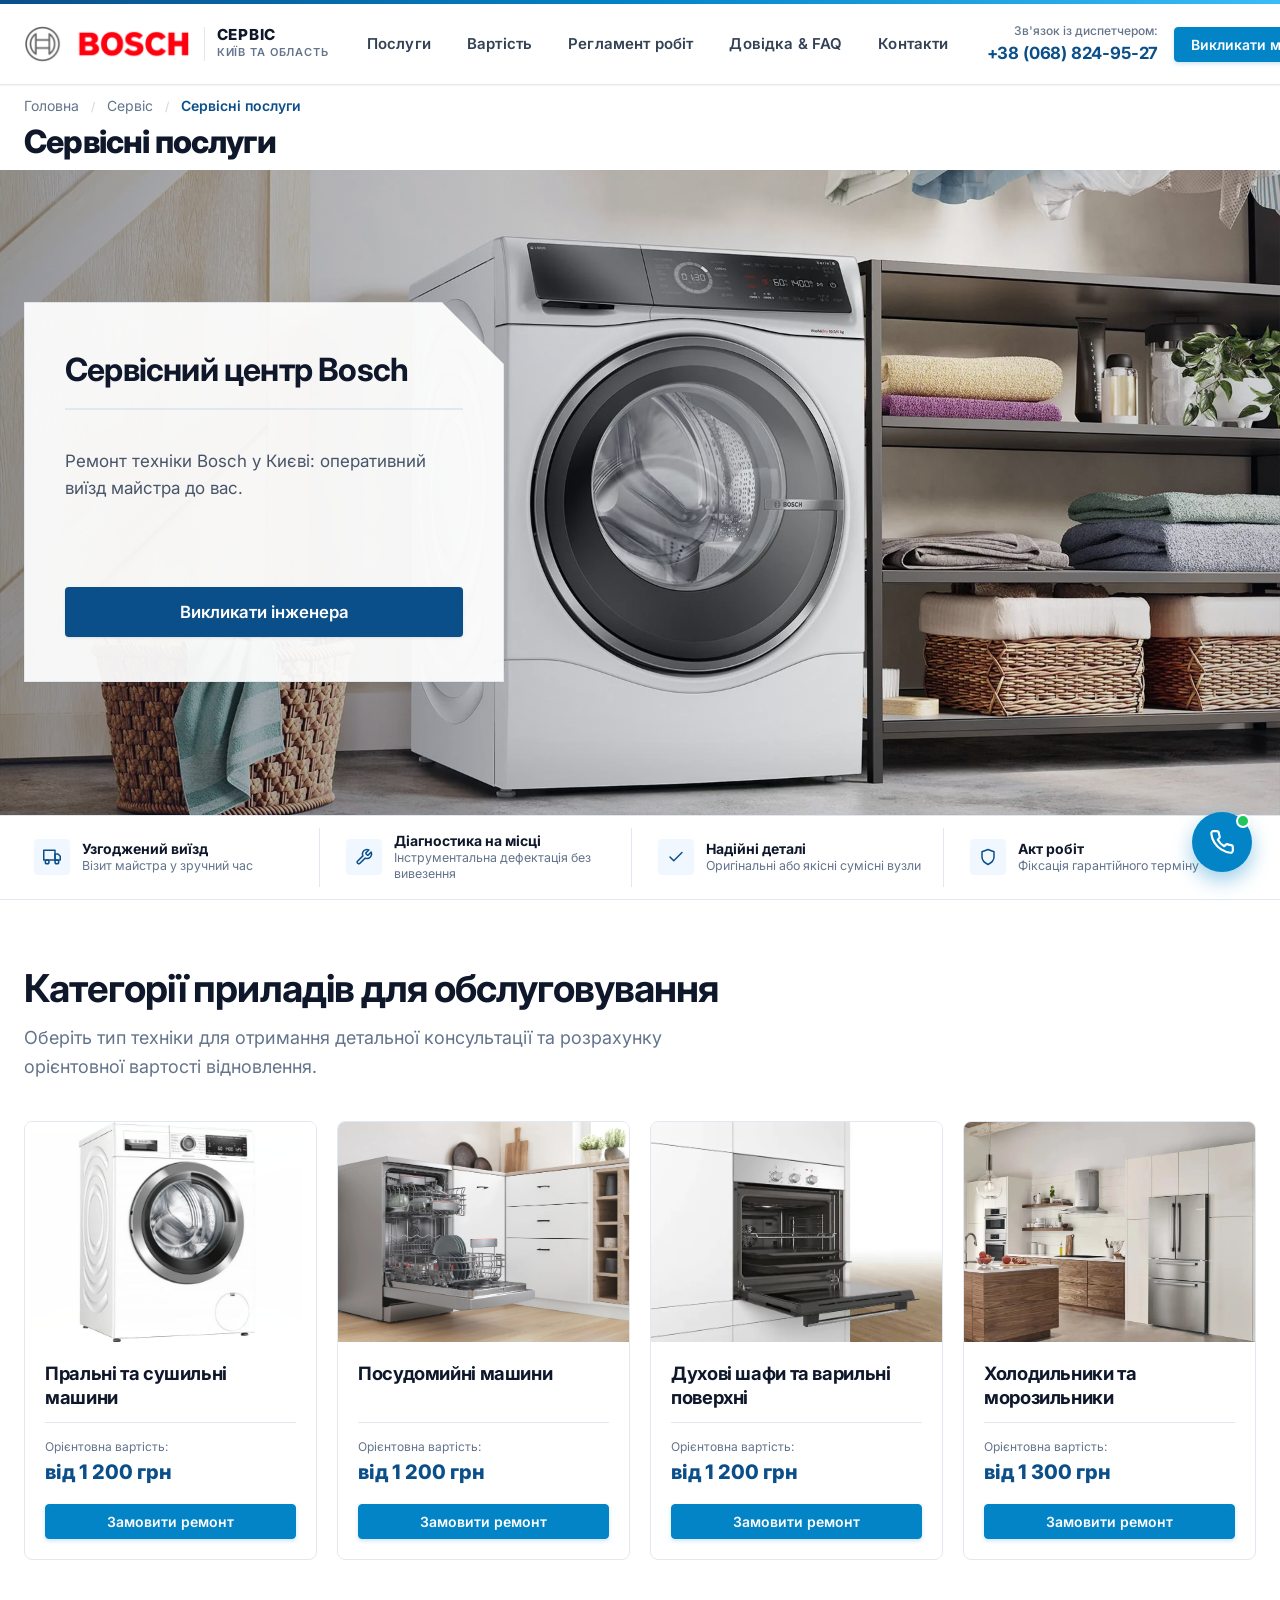
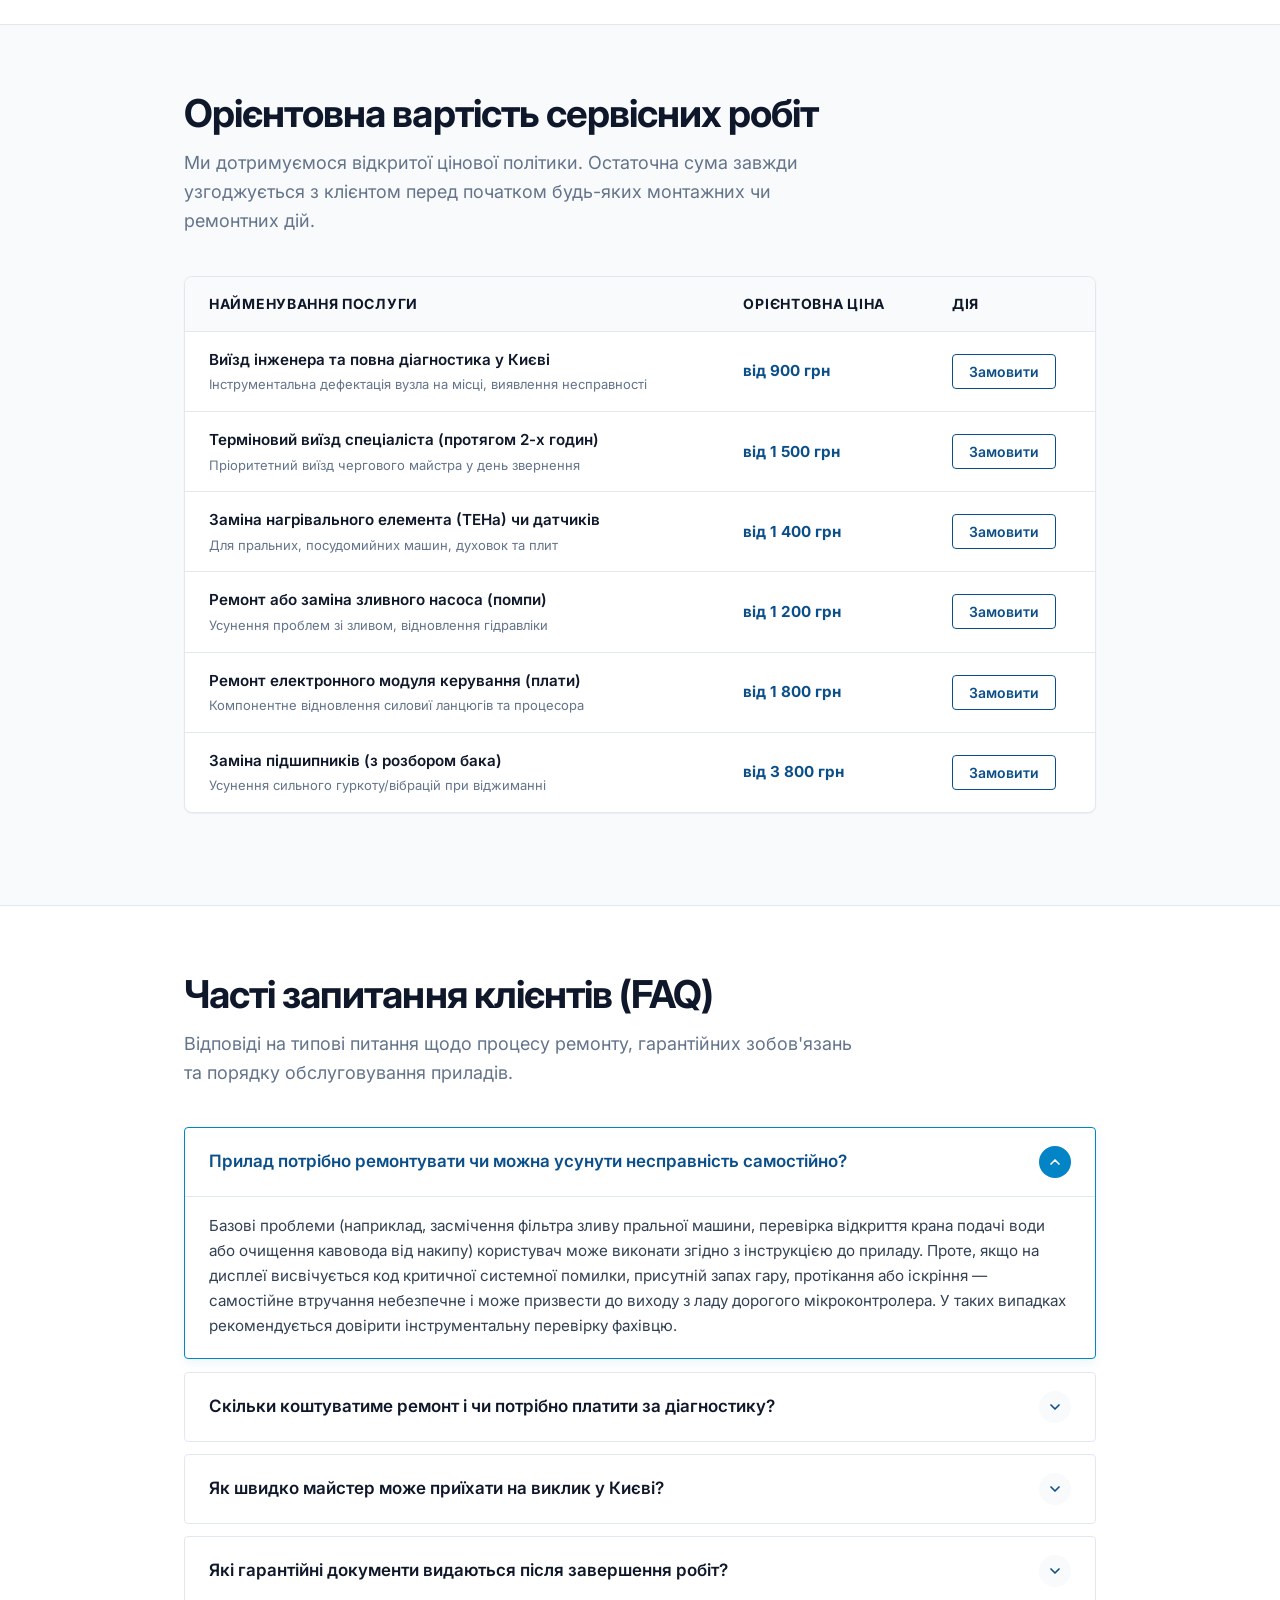
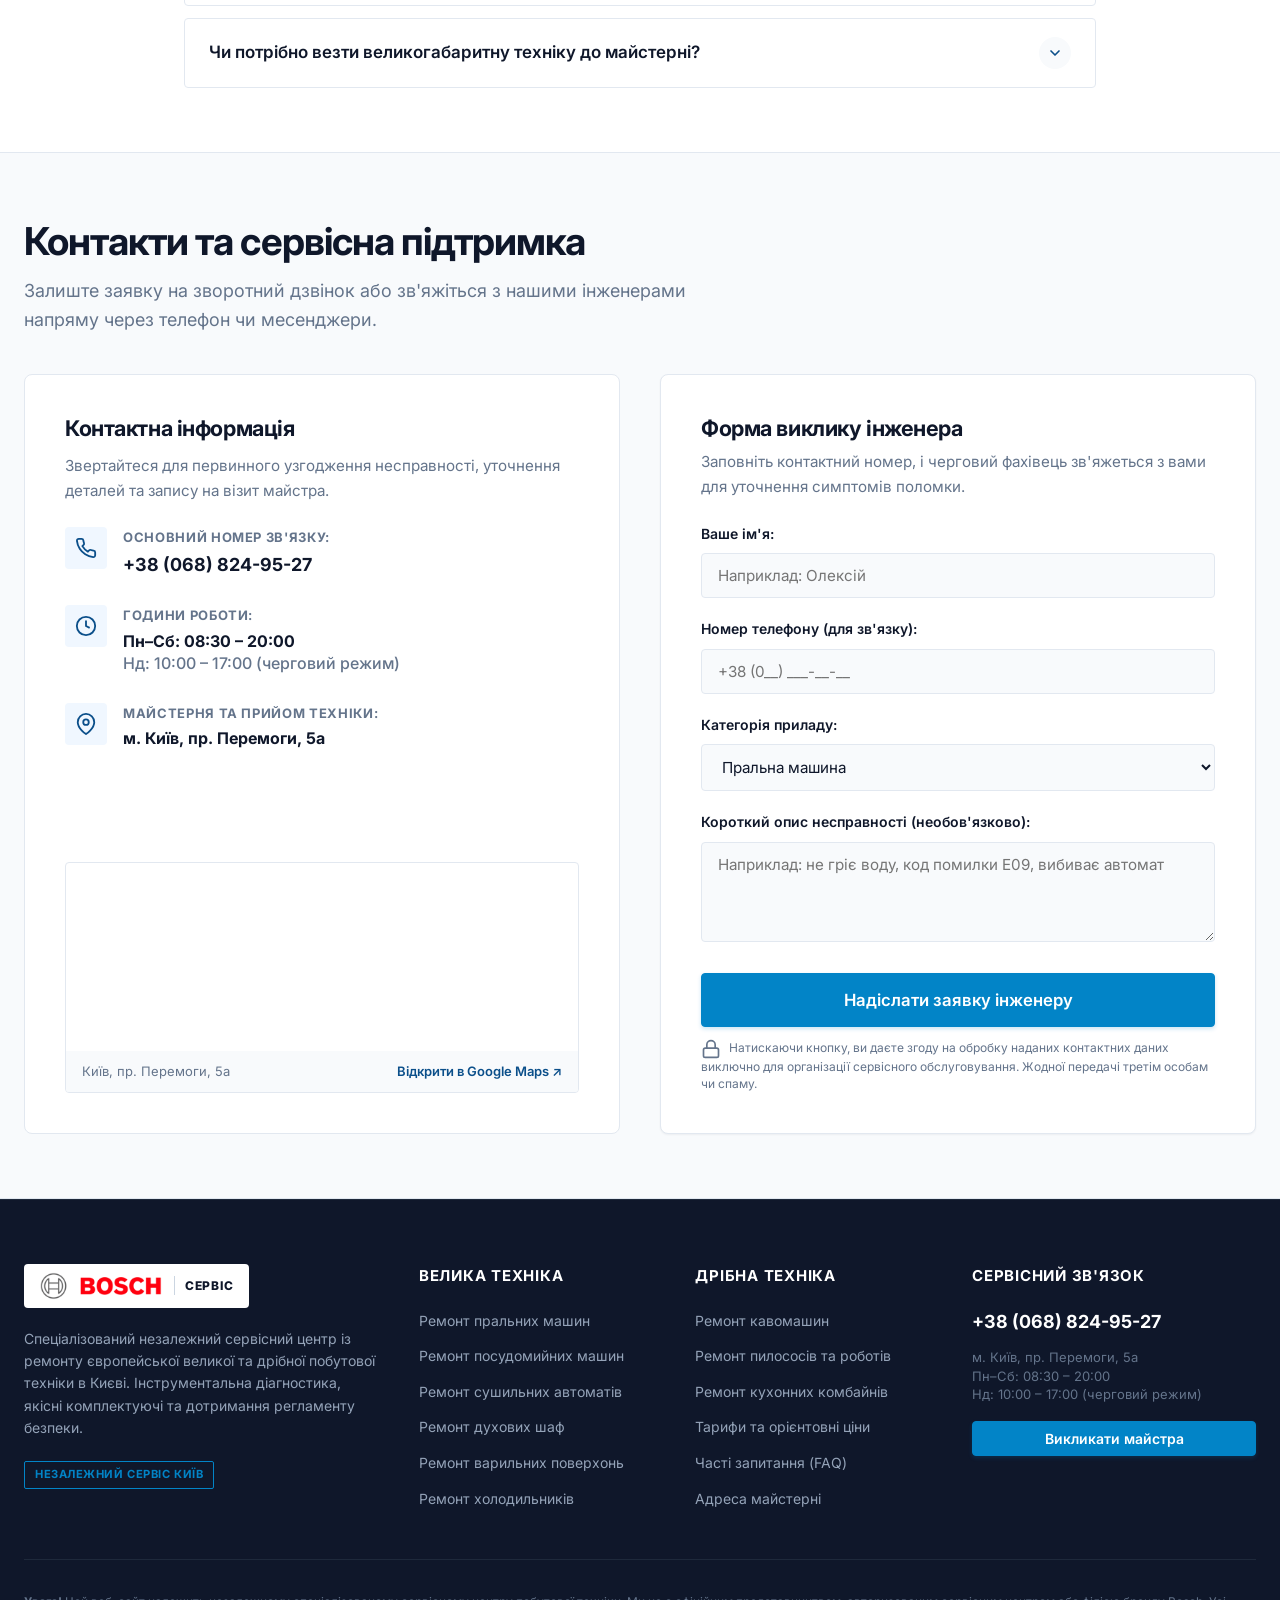
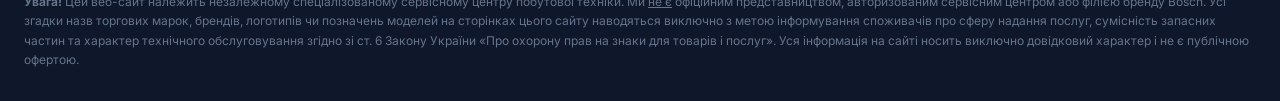
<file: index.html>
<!DOCTYPE html>
<html lang="uk">

<head>
  <meta charset="UTF-8">
  <meta name="viewport" content="width=device-width, initial-scale=1.0">
  <title>Спеціалізований сервісний центр</title>
  <meta name="description"
    content="Сервісне обслуговування великої та дрібної побутової техніки у Києві. Діагностика несправностей, встановлення якісних комплектуючих та надання акта виконаних робіт.">

  <!-- Favicon -->
  <link rel="icon" type="image/png" href="images/bosch-com.png">

  <!-- Шрифти Google Fonts: Inter -->
  <link rel="preconnect" href="https://fonts.googleapis.com">
  <link rel="preconnect" href="https://fonts.gstatic.com" crossorigin>
  <link href="https://fonts.googleapis.com/css2?family=Inter:wght@400;500;600;700;800&display=swap" rel="stylesheet">

  <!-- Стилі -->
  <link rel="stylesheet" href="css/styles.css">
</head>

<body>

  <!-- Декоративна фірмова бренд-смуга угорі сторінки (стилістичний орієнтир) -->
  <div class="brand-top-stripe" aria-hidden="true"></div>

  <!-- Шапка сайту -->
  <header class="site-header">
    <div class="container">
      <div class="header-inner">
        <!-- Логотип -->
        <a href="index.html" class="header-logo-wrap" aria-label="Сервісний центр побутової техніки">
          <img src="images/logo.png" alt="Сервісний центр" class="header-logo-img" width="160" height="38">
          <div class="logo-tag-group">
            <span class="logo-tag-title">СЕРВІС</span>
            <span class="logo-tag-sub">КИЇВ ТА ОБЛАСТЬ</span>
          </div>
        </a>

        <!-- Навігаційне меню -->
        <nav class="header-nav" id="main-navigation" aria-label="Головна навігація">
          <a href="services.html" class="nav-link">Послуги</a>
          <a href="prices.html" class="nav-link">Вартість</a>
          <a href="process.html" class="nav-link">Регламент робіт</a>
          <a href="faq.html" class="nav-link">Довідка & FAQ</a>
          <a href="contacts.html" class="nav-link">Контакти</a>
        </nav>

        <!-- Контакти та дія -->
        <div class="header-actions">
          <div class="header-phone-box">
            <span class="header-phone-label">Зв'язок із диспетчером:</span>
            <a href="tel:+380688249527" class="header-phone-number">+38 (068) 824-95-27</a>
          </div>

          <button type="button" class="btn btn-primary btn-sm header-cta-btn" data-open-modal="call-master-modal">
            <span class="btn-text-full">Викликати майстра</span>
            <span class="btn-text-short">Виклик</span>
          </button>

          <!-- Мобільна кнопка бургер -->
          <button type="button" class="mobile-nav-toggle" aria-expanded="false" aria-controls="main-navigation"
            aria-label="Відкрити меню навігації">
            <svg width="28" height="28" viewBox="0 0 24 24" fill="none" stroke="currentColor" stroke-width="2"
              stroke-linecap="round" stroke-linejoin="round">
              <line x1="3" y1="12" x2="21" y2="12"></line>
              <line x1="3" y1="6" x2="21" y2="6"></line>
              <line x1="3" y1="18" x2="21" y2="18"></line>
            </svg>
          </button>
        </div>
      </div>
    </div>
  </header>

  <!-- Навігація хлібні крихти та заголовок сторінки H1 -->
  <div class="container">
    <nav class="breadcrumbs-nav" aria-label="Навігаційний ланцюжок">
      <ol class="breadcrumbs-list">
        <li class="breadcrumbs-item"><a href="index.html">Головна</a><span class="breadcrumbs-sep">/</span></li>
        <li class="breadcrumbs-item"><a href="services.html">Сервіс</a><span class="breadcrumbs-sep">/</span></li>
        <li class="breadcrumbs-item active" aria-current="page">Сервісні послуги</li>
      </ol>
    </nav>
    <h1 class="page-title">Сервісні послуги</h1>
  </div>

  <main>
    <!-- -----------------------------------------------------------------------
         HERO SECTION: Реальне горизонтальне фото + біла плаваюча картка
         ----------------------------------------------------------------------- -->
    <section class="hero-section">
      <div class="hero-banner-wrap">
        <!-- Повноширинне горизонтальне фото реальної сцени роботи інженера -->
        <img src="images/hero-service.webp"
          alt="Інженер сервісного центру проводить точну діагностику та ремонт вбудованої техніки" class="hero-bg-image"
          width="1920" height="1080" fetchpriority="high">
        <div class="hero-overlay" aria-hidden="true"></div>

        <div class="container hero-container">
          <!-- Біла картка-плашка поверх фотографії (стилістичний орієнтир) -->
          <div class="hero-floating-card">
            <h2 class="hero-title">Сервісний центр Bosch</h2>
            <div class="hero-divider"></div>
            <p class="hero-desc">
              Ремонт техніки Bosch у Києві: оперативний виїзд майстра до вас.
            </p>

            <div class="hero-cta-group">
              <button type="button" class="btn btn-primary btn-lg" data-open-modal="call-master-modal">
                <span>Викликати інженера</span>
              </button>
            </div>
          </div>
        </div>
      </div>
    </section>

    <!-- -----------------------------------------------------------------------
         СТАНДАРТИ ОБСЛУГОВУВАННЯ ТА ГАРАНТІЇ
         ----------------------------------------------------------------------- -->
    <section class="proof-strip">
      <div class="container">
        <div class="proof-grid">
          <div class="proof-item">
            <div class="proof-icon" aria-hidden="true">
              <svg width="22" height="22" viewBox="0 0 24 24" fill="none" stroke="currentColor" stroke-width="2"
                stroke-linecap="round" stroke-linejoin="round">
                <rect x="1" y="3" width="15" height="13"></rect>
                <polygon points="16 8 20 8 23 11 23 16 16 16 8"></polygon>
                <circle cx="5.5" cy="18.5" r="2.5"></circle>
                <circle cx="18.5" cy="18.5" r="2.5"></circle>
              </svg>
            </div>
            <div class="proof-text">
              <span class="proof-label">Узгоджений виїзд</span>
              <span class="proof-sub">Візит майстра у зручний час</span>
            </div>
          </div>
          <div class="proof-item">
            <div class="proof-icon" aria-hidden="true">
              <svg width="22" height="22" viewBox="0 0 24 24" fill="none" stroke="currentColor" stroke-width="2"
                stroke-linecap="round" stroke-linejoin="round">
                <path
                  d="M14.7 6.3a1 1 0 0 0 0 1.4l1.6 1.6a1 1 0 0 0 1.4 0l3.77-3.77a6 6 0 0 1-7.94 7.94l-6.91 6.91a2.12 2.12 0 0 1-3-3l6.91-6.91a6 6 0 0 1 7.94-7.94l-3.76 3.76z">
                </path>
              </svg>
            </div>
            <div class="proof-text">
              <span class="proof-label">Діагностика на місці</span>
              <span class="proof-sub">Інструментальна дефектація без вивезення</span>
            </div>
          </div>
          <div class="proof-item">
            <div class="proof-icon" aria-hidden="true">
              <svg width="22" height="22" viewBox="0 0 24 24" fill="none" stroke="currentColor" stroke-width="2"
                stroke-linecap="round" stroke-linejoin="round">
                <polyline points="20 6 9 17 4 12"></polyline>
              </svg>
            </div>
            <div class="proof-text">
              <span class="proof-label">Надійні деталі</span>
              <span class="proof-sub">Оригінальні або якісні сумісні вузли</span>
            </div>
          </div>
          <div class="proof-item">
            <div class="proof-icon" aria-hidden="true">
              <svg width="22" height="22" viewBox="0 0 24 24" fill="none" stroke="currentColor" stroke-width="2"
                stroke-linecap="round" stroke-linejoin="round">
                <path d="M12 22s8-4 8-10V5l-8-3-8 3v7c0 6 8 10 8 10z"></path>
              </svg>
            </div>
            <div class="proof-text">
              <span class="proof-label">Акт робіт</span>
              <span class="proof-sub">Фіксація гарантійного терміну</span>
            </div>
          </div>
        </div>
      </div>
    </section>

    <!-- -----------------------------------------------------------------------
         СТРУКТУРА КАТЕГОРІЙ ПОСЛУГ (Велика та Дрібна техніка)
         ----------------------------------------------------------------------- -->
    <section class="section" id="services">
      <div class="container">
        <div class="section-header">
          <h2 class="section-title">Категорії приладів для обслуговування</h2>
          <p class="section-lead">Оберіть тип техніки для отримання детальної консультації та розрахунку орієнтовної
            вартості відновлення.</p>
        </div>

        <!-- СІТКА ВСІХ КАТЕГОРІЙ ПРИЛАДІВ -->
        <div class="category-cards-grid">
          <!-- 1. Пральні та сушильні машини -->
          <article class="service-card">
            <div class="service-card-media">
              <img src="images/pralka.webp" alt="Ремонт та діагностика пральних машин інженером" loading="lazy"
                width="600" height="450">
            </div>
            <div class="service-card-body">
              <h4 class="service-card-title">Пральні та сушильні машини</h4>
              <div class="service-card-meta">
                <div class="service-price-wrap">
                  <span class="service-price-label">Орієнтовна вартість:</span>
                  <span class="service-price-val">від 1 200 грн</span>
                </div>
              </div>
              <button type="button" class="btn btn-primary btn-sm" data-open-modal="call-master-modal"
                data-device="Пральна машина">
                <span>Замовити ремонт</span>
              </button>
            </div>
          </article>

          <!-- 2. Посудомийні машини -->
          <article class="service-card">
            <div class="service-card-media">
              <img src="images/posud.webp" alt="Ремонт та калібрування циркуляційної помпи посудомийної машини"
                loading="lazy" width="600" height="450">
            </div>
            <div class="service-card-body">
              <h4 class="service-card-title">Посудомийні машини</h4>
              <div class="service-card-meta">
                <div class="service-price-wrap">
                  <span class="service-price-label">Орієнтовна вартість:</span>
                  <span class="service-price-val">від 1 200 грн</span>
                </div>
              </div>
              <button type="button" class="btn btn-primary btn-sm" data-open-modal="call-master-modal"
                data-device="Посудомийна машина">
                <span>Замовити ремонт</span>
              </button>
            </div>
          </article>

          <!-- 3. Духові шафи та варильні поверхні -->
          <article class="service-card">
            <div class="service-card-media">
              <img src="images/duhowka.webp"
                alt="Ремонт нагрівальних контурів та модулів варильної панелі та духової шафи" loading="lazy"
                width="600" height="450">
            </div>
            <div class="service-card-body">
              <h4 class="service-card-title">Духові шафи та варильні поверхні</h4>
              <div class="service-card-meta">
                <div class="service-price-wrap">
                  <span class="service-price-label">Орієнтовна вартість:</span>
                  <span class="service-price-val">від 1 200 грн</span>
                </div>
              </div>
              <button type="button" class="btn btn-primary btn-sm" data-open-modal="call-master-modal"
                data-device="Духова шафа / Варильна поверхня">
                <span>Замовити ремонт</span>
              </button>
            </div>
          </article>

          <!-- 4. Холодильники та морозильники -->
          <article class="service-card">
            <div class="service-card-media">
              <img src="images/holodos.webp" alt="Ремонт та діагностика холодильників та морозильників" loading="lazy"
                width="600" height="450">
            </div>
            <div class="service-card-body">
              <h4 class="service-card-title">Холодильники та морозильники</h4>
              <div class="service-card-meta">
                <div class="service-price-wrap">
                  <span class="service-price-label">Орієнтовна вартість:</span>
                  <span class="service-price-val">від 1 300 грн</span>
                </div>
              </div>
              <button type="button" class="btn btn-primary btn-sm" data-open-modal="call-master-modal"
                data-device="Холодильник / Морозильник">
                <span>Замовити ремонт</span>
              </button>
            </div>
          </article>
        </div>
      </div>
    </section>

    <!-- -----------------------------------------------------------------------
         СЕКЦІЯ ВАРТОСТІ ТА ОРІЄНТОВНИХ ЦІН (з помітним дисклеймером)
         ----------------------------------------------------------------------- -->
    <section class="section section-alt" id="prices">
      <div class="container container-narrow">
        <div class="section-header">
          <h2 class="section-title">Орієнтовна вартість сервісних робіт</h2>
          <p class="section-lead">Ми дотримуємося відкритої цінової політики. Остаточна сума завжди узгоджується з
            клієнтом перед початком будь-яких монтажних чи ремонтних дій.</p>
        </div>

        <div class="pricing-matrix-wrap">
          <table class="pricing-table">
            <thead>
              <tr>
                <th>Найменування послуги</th>
                <th>Орієнтовна ціна</th>
                <th>Дія</th>
              </tr>
            </thead>
            <tbody>
              <tr>
                <td>
                  <span class="price-service-name">Виїзд інженера та повна діагностика у Києві</span>
                  <span class="price-service-note">Інструментальна дефектація вузла на місці, виявлення несправності</span>
                </td>
                <td class="price-value-cell">від 900 грн</td>
                <td class="price-action-cell">
                  <button type="button" class="btn btn-secondary btn-sm" data-open-modal="call-master-modal"
                    data-device="Виїзд інженера">Замовити</button>
                </td>
              </tr>
              <tr>
                <td>
                  <span class="price-service-name">Терміновий виїзд спеціаліста (протягом 2-х годин)</span>
                  <span class="price-service-note">Пріоритетний виїзд чергового майстра у день звернення</span>
                </td>
                <td class="price-value-cell">від 1 500 грн</td>
                <td class="price-action-cell">
                  <button type="button" class="btn btn-secondary btn-sm" data-open-modal="call-master-modal"
                    data-device="Терміновий виїзд">Замовити</button>
                </td>
              </tr>
              <tr>
                <td>
                  <span class="price-service-name">Заміна нагрівального елемента (ТЕНа) чи датчиків</span>
                  <span class="price-service-note">Для пральних, посудомийних машин, духовок та плит</span>
                </td>
                <td class="price-value-cell">від 1 400 грн</td>
                <td class="price-action-cell">
                  <button type="button" class="btn btn-secondary btn-sm" data-open-modal="call-master-modal"
                    data-device="Заміна ТЕНа">Замовити</button>
                </td>
              </tr>
              <tr>
                <td>
                  <span class="price-service-name">Ремонт або заміна зливного насоса (помпи)</span>
                  <span class="price-service-note">Усунення проблем зі зливом, відновлення гідравліки</span>
                </td>
                <td class="price-value-cell">від 1 200 грн</td>
                <td class="price-action-cell">
                  <button type="button" class="btn btn-secondary btn-sm" data-open-modal="call-master-modal"
                    data-device="Заміна помпи">Замовити</button>
                </td>
              </tr>
              <tr>
                <td>
                  <span class="price-service-name">Ремонт електронного модуля керування (плати)</span>
                  <span class="price-service-note">Компонентне відновлення силовиї ланцюгів та процесора</span>
                </td>
                <td class="price-value-cell">від 1 800 грн</td>
                <td class="price-action-cell">
                  <button type="button" class="btn btn-secondary btn-sm" data-open-modal="call-master-modal"
                    data-device="Ремонт плати">Замовити</button>
                </td>
              </tr>
              <tr>
                <td>
                  <span class="price-service-name">Заміна підшипників (з розбором бака)</span>
                  <span class="price-service-note">Усунення сильного гуркоту/вібрацій при віджиманні</span>
                </td>
                <td class="price-value-cell">від 3 800 грн</td>
                <td class="price-action-cell">
                  <button type="button" class="btn btn-secondary btn-sm" data-open-modal="call-master-modal"
                    data-device="Заміна підшипників">Замовити</button>
                </td>
              </tr>
            </tbody>
          </table>
        </div>

      </div>
    </section>

    <!-- -----------------------------------------------------------------------
         ДОВІДКОВИЙ БЛОК FAQ (Акордеон)
         ----------------------------------------------------------------------- -->
    <section class="section" id="faq">
      <div class="container container-narrow">
        <div class="section-header">
          <h2 class="section-title">Часті запитання клієнтів (FAQ)</h2>
          <p class="section-lead">Відповіді на типові питання щодо процесу ремонту, гарантійних зобов'язань та порядку
            обслуговування приладів.</p>
        </div>

        <div class="faq-accordion-group">
          <!-- Питання 1 -->
          <div class="faq-item active">
            <button type="button" class="faq-question-btn" aria-expanded="true">
              <span class="faq-question-text">Прилад потрібно ремонтувати чи можна усунути несправність
                самостійно?</span>
              <span class="faq-icon-indicator" aria-hidden="true">
                <svg width="16" height="16" viewBox="0 0 24 24" fill="none" stroke="currentColor" stroke-width="2.5"
                  stroke-linecap="round" stroke-linejoin="round">
                  <polyline points="6 9 12 15 18 9"></polyline>
                </svg>
              </span>
            </button>
            <div class="faq-answer-pane">
              <div class="faq-answer-content">
                Базові проблеми (наприклад, засмічення фільтра зливу пральної машини, перевірка відкриття крана подачі
                води або очищення кавовода від накипу) користувач може виконати згідно з інструкцією до приладу. Проте,
                якщо на дисплеї висвічується код критичної системної помилки, присутній запах гару, протікання або
                іскріння — самостійне втручання небезпечне і може призвести до виходу з ладу дорогого мікроконтролера. У
                таких випадках рекомендується довірити інструментальну перевірку фахівцю.
              </div>
            </div>
          </div>

          <!-- Питання 2 -->
          <div class="faq-item">
            <button type="button" class="faq-question-btn" aria-expanded="false">
              <span class="faq-question-text">Скільки коштуватиме ремонт і чи потрібно платити за діагностику?</span>
              <span class="faq-icon-indicator" aria-hidden="true">
                <svg width="16" height="16" viewBox="0 0 24 24" fill="none" stroke="currentColor" stroke-width="2.5"
                  stroke-linecap="round" stroke-linejoin="round">
                  <polyline points="6 9 12 15 18 9"></polyline>
                </svg>
              </span>
            </button>
            <div class="faq-answer-pane">
              <div class="faq-answer-content">
                Виїзд інженера та повна діагностика у Києві становить від 900 грн.
                Підсумкова вартість ремонту визначається індивідуально залежно від складності несправності та вартості
                необхідних деталей. Після проведення діагностики майстер обов'язково узгоджує з вами повний кошторис до
                початку будь-яких робіт — ви заздалегідь знаєте точну суму без непередбачених витрат.
              </div>
            </div>
          </div>

          <!-- Питання 3 -->
          <div class="faq-item">
            <button type="button" class="faq-question-btn" aria-expanded="false">
              <span class="faq-question-text">Як швидко майстер може приїхати на виклик у Києві?</span>
              <span class="faq-icon-indicator" aria-hidden="true">
                <svg width="16" height="16" viewBox="0 0 24 24" fill="none" stroke="currentColor" stroke-width="2.5"
                  stroke-linecap="round" stroke-linejoin="round">
                  <polyline points="6 9 12 15 18 9"></polyline>
                </svg>
              </span>
            </button>
            <div class="faq-answer-pane">
              <div class="faq-answer-content">
                Час приїзду фахівця узгоджується під час дзвінка відповідно до графіка завантаженості та ваших побажань.
                За наявності вільних майстрів можливий виїзд у день звернення або на заплановану дату.
                Обслуговуємо райони Києва та прилеглі населені пункти за попередньою домовленістю.
              </div>
            </div>
          </div>

          <!-- Питання 4 -->
          <div class="faq-item">
            <button type="button" class="faq-question-btn" aria-expanded="false">
              <span class="faq-question-text">Які гарантійні документи видаються після завершення робіт?</span>
              <span class="faq-icon-indicator" aria-hidden="true">
                <svg width="16" height="16" viewBox="0 0 24 24" fill="none" stroke="currentColor" stroke-width="2.5"
                  stroke-linecap="round" stroke-linejoin="round">
                  <polyline points="6 9 12 15 18 9"></polyline>
                </svg>
              </span>
            </button>
            <div class="faq-answer-pane">
              <div class="faq-answer-content">
                Після проведення перевірки роботи техніки майстер виписує **акт виконаних
                робіт**. У ньому зазначаються перелік проведених дій, вартість та фіксується гарантійний термін на
                виконану роботу.
                У разі виникнення зауважень щодо функціонування відновленого вузла проводиться перевірка за актом.
              </div>
            </div>
          </div>

          <!-- Питання 5 -->
          <div class="faq-item">
            <button type="button" class="faq-question-btn" aria-expanded="false">
              <span class="faq-question-text">Чи потрібно везти великогабаритну техніку до майстерні?</span>
              <span class="faq-icon-indicator" aria-hidden="true">
                <svg width="16" height="16" viewBox="0 0 24 24" fill="none" stroke="currentColor" stroke-width="2.5"
                  stroke-linecap="round" stroke-linejoin="round">
                  <polyline points="6 9 12 15 18 9"></polyline>
                </svg>
              </span>
            </button>
            <div class="faq-answer-pane">
              <div class="faq-answer-content">
                Ні, більшість ремонтів великої побутової техніки (пральні машини, холодильники, варильні поверхні,
                посудомийки) проводяться безпосередньо у вас вдома. Майстер має при собі повний комплект вимірювального
                інструменту та ходових комплектуючих. До стаціонарної майстерні може транспортуватися лише окремий
                знятий електронний модуль у випадках складного BGA-паяння або дрібна техніка (кавомашини, пилососи).
              </div>
            </div>
          </div>
        </div>
      </div>
    </section>

    <!-- -----------------------------------------------------------------------
         КОНТАКТНИЙ БЛОК ТА ФОРМА ЗВ'ЯЗКУ
         ----------------------------------------------------------------------- -->
    <section class="section section-alt" id="contacts">
      <div class="container">
        <div class="section-header">
          <h2 class="section-title">Контакти та сервісна підтримка</h2>
          <p class="section-lead">Залиште заявку на зворотний дзвінок або зв'яжіться з нашими інженерами напряму через
            телефон чи месенджери.</p>
        </div>

        <div class="contact-grid">
          <!-- Інформаційна панель -->
          <div class="contact-info-panel">
            <div>
              <h3 style="font-size: 1.35rem; margin-bottom: 12px;">Контактна інформація</h3>
              <p style="color: var(--color-text-muted); font-size: 0.95rem;">
                Звертайтеся для первинного узгодження несправності, уточнення деталей та запису на візит майстра.
              </p>

              <div class="contact-info-list">
                <!-- Телефон 1 -->
                <div class="contact-info-item">
                  <div class="contact-info-icon">
                    <svg width="22" height="22" viewBox="0 0 24 24" fill="none" stroke="currentColor" stroke-width="2">
                      <path
                        d="M22 16.92v3a2 2 0 0 1-2.18 2 19.79 19.79 0 0 1-8.63-3.07 19.5 19.5 0 0 1-6-6 19.79 19.79 0 0 1-3.07-8.67A2 2 0 0 1 4.11 2h3a2 2 0 0 1 2 1.72 12.84 12.84 0 0 0 .7 2.81 2 2 0 0 1-.45 2.11L8.09 9.91a16 16 0 0 0 6 6l1.27-1.27a2 2 0 0 1 2.11-.45 12.84 12.84 0 0 0 2.81.7A2 2 0 0 1 22 16.92z">
                      </path>
                    </svg>
                  </div>
                  <div>
                    <div class="contact-info-label">Основний номер зв'язку:</div>
                    <div class="contact-info-val">
                      <a href="tel:+380688249527">+38 (068) 824-95-27</a>
                    </div>
                  </div>
                </div>

                <!-- Графік -->
                <div class="contact-info-item">
                  <div class="contact-info-icon">
                    <svg width="22" height="22" viewBox="0 0 24 24" fill="none" stroke="currentColor" stroke-width="2">
                      <circle cx="12" cy="12" r="10"></circle>
                      <polyline points="12 6 12 12 16 14"></polyline>
                    </svg>
                  </div>
                  <div>
                    <div class="contact-info-label">Години роботи:</div>
                    <div class="contact-info-val" style="font-size: 1rem;">
                      Пн–Сб: 08:30 – 20:00<br>
                      <span style="color: var(--color-text-muted); font-weight: 500;">Нд: 10:00 – 17:00 (черговий
                        режим)</span>
                    </div>
                  </div>
                </div>

                <!-- Адреса -->
                <div class="contact-info-item">
                  <div class="contact-info-icon">
                    <svg width="22" height="22" viewBox="0 0 24 24" fill="none" stroke="currentColor" stroke-width="2">
                      <path d="M21 10c0 7-9 13-9 13s-9-6-9-13a9 9 0 0 1 18 0z"></path>
                      <circle cx="12" cy="10" r="3"></circle>
                    </svg>
                  </div>
                  <div>
                    <div class="contact-info-label">Майстерня та прийом техніки:</div>
                    <div class="contact-info-val" style="font-size: 1rem;">
                      м. Київ, пр. Перемоги, 5а
                    </div>
                  </div>
                </div>
              </div>
            </div>

            <!-- Міні-карта -->
            <div class="contact-map-card">
              <iframe
                src="https://maps.google.com/maps?q=%D0%BF%D1%80%D0%BE%D1%81%D0%BF%D0%B5%D0%BA%D1%82+%D0%9F%D0%B5%D1%80%D0%B5%D0%BC%D0%BE%D0%B3%D0%B8,+5%D0%90,+%D0%9A%D0%B8%D1%97%D0%B2&t=&z=15&ie=UTF8&iwloc=&output=embed"
                class="contact-map-iframe" loading="lazy" title="Карта проїзду до сервісного центру">
              </iframe>
              <div class="contact-map-caption">
                <span>Київ, пр. Перемоги, 5а</span>
                <a href="https://maps.google.com/?q=50.4475,30.4850" target="_blank" rel="noopener"
                  style="color: var(--color-brand-primary); font-weight: 600;">Відкрити в Google Maps ↗</a>
              </div>
            </div>
          </div>

          <!-- Форма заявки на ремонт з відправкою в Telegram -->
          <div class="contact-form-panel">
            <h3 style="font-size: 1.35rem; margin-bottom: 8px;">Форма виклику інженера</h3>
            <p style="color: var(--color-text-muted); font-size: 0.95rem; margin-bottom: 24px;">
              Заповніть контактний номер, і черговий фахівець зв'яжеться з вами для уточнення симптомів поломки.
            </p>

            <form class="ajax-repair-form" data-form-source="Головна контактна форма">
              <!-- Індикатор статусу відправки -->
              <div class="status-toast" role="alert"></div>

              <!-- Honeypot поле проти спаму -->
              <input type="text" name="website_hp" class="hp-input" tabindex="-1" autocomplete="off">

              <div class="form-group">
                <label for="lead-name" class="form-label">Ваше ім'я:</label>
                <input type="text" id="lead-name" name="name" class="form-input" placeholder="Наприклад: Олексій"
                  required>
              </div>

              <div class="form-group">
                <label for="lead-phone" class="form-label">Номер телефону (для зв'язку):</label>
                <input type="tel" id="lead-phone" name="phone" class="form-input" placeholder="+38 (0__) ___-__-__"
                  required>
              </div>

              <div class="form-group">
                <label for="lead-device" class="form-label">Категорія приладу:</label>
                <select id="lead-device" name="device" class="form-select">
                  <option value="Пральна машина">Пральна машина</option>
                  <option value="Сушильна машина">Сушильна машина</option>
                  <option value="Посудомийна машина">Посудомийна машина</option>
                  <option value="Духова шафа">Духова шафа</option>
                  <option value="Варильна поверхня">Варильна поверхня</option>
                  <option value="Холодильник / Морозильник">Холодильник / Морозильник</option>
                  <option value="Кавомашина">Кавомашина</option>
                  <option value="Пилосос">Пилосос</option>
                  <option value="Інша техніка">Інша техніка</option>
                </select>
              </div>

              <div class="form-group">
                <label for="lead-message" class="form-label">Короткий опис несправності (необов'язково):</label>
                <textarea id="lead-message" name="message" class="form-textarea"
                  placeholder="Наприклад: не гріє воду, код помилки E09, вибиває автомат"></textarea>
              </div>

              <div class="form-submit-row">
                <button type="submit" class="btn btn-primary btn-lg" style="width: 100%;">
                  <span>Надіслати заявку інженеру</span>
                </button>
              </div>

              <p class="form-privacy-note">
                <span class="inline-icon-wrap" style="color: var(--color-text-muted);"><svg viewBox="0 0 24 24">
                    <rect width="18" height="11" x="3" y="11" rx="2" ry="2"></rect>
                    <path d="M7 11V7a5 5 0 0 1 10 0v4"></path>
                  </svg></span>Натискаючи кнопку, ви даєте згоду на обробку наданих контактних даних виключно для
                організації
                сервісного обслуговування. Жодної передачі третім особам чи спаму.
              </p>
            </form>
          </div>
        </div>
      </div>
    </section>
  </main>

  <!-- Кнопка скролу вгору -->
  <button type="button" class="scroll-top-btn" aria-label="Вгору сторінки" title="Вгору">
    <svg width="22" height="22" viewBox="0 0 24 24" fill="none" stroke="currentColor" stroke-width="2.5"
      stroke-linecap="round" stroke-linejoin="round">
      <line x1="12" y1="19" x2="12" y2="5"></line>
      <polyline points="5 12 12 5 19 12"></polyline>
    </svg>
  </button>

  <!-- -------------------------------------------------------------------------
       ПЛАВАЮЧА КНОПКА ВИКЛИКУ (Sticky Call Button)
       ------------------------------------------------------------------------- -->
  <div class="sticky-chat-widget">
    <a href="tel:+380688249527" class="chat-toggle-btn" aria-label="Зателефонувати: +38 (068) 824-95-27" title="+38 (068) 824-95-27">
      <span class="chat-badge-pulse"></span>
      <svg width="26" height="26" viewBox="0 0 24 24" fill="none" stroke="currentColor" stroke-width="2" stroke-linecap="round" stroke-linejoin="round">
        <path d="M22 16.92v3a2 2 0 0 1-2.18 2 19.79 19.79 0 0 1-8.63-3.07 19.5 19.5 0 0 1-6-6 19.79 19.79 0 0 1-3.07-8.67A2 2 0 0 1 4.11 2h3a2 2 0 0 1 2 1.72 12.84 12.84 0 0 0 .7 2.81 2 2 0 0 1-.45 2.11L8.09 9.91a16 16 0 0 0 6 6l1.27-1.27a2 2 0 0 1 2.11-.45 12.84 12.84 0 0 0 2.81.7A2 2 0 0 1 22 16.92z"></path>
      </svg>
    </a>
  </div>

  <!-- -------------------------------------------------------------------------
       БАГАТОКОЛОНКОВИЙ КОРПОРАТИВНИЙ ФУТЕР
       ------------------------------------------------------------------------- -->
  <footer class="site-footer">
    <div class="container">
      <div class="footer-grid">
        <!-- Колонка 1: Про сервіс -->
        <div>
          <div class="footer-logo-wrap">
            <img src="images/logo.png" alt="Сервісний центр" class="footer-logo-img" width="140" height="30">
            <span class="footer-logo-tag">СЕРВІС</span>
          </div>
          <p class="footer-brand-desc">
            Спеціалізований незалежний сервісний центр із ремонту європейської великої та дрібної побутової техніки в
            Києві. Інструментальна діагностика, якісні комплектуючі та дотримання регламенту безпеки.
          </p>
          <span class="badge badge-outline" style="font-size: 0.7rem;">НЕЗАЛЕЖНИЙ СЕРВІС КИЇВ</span>
        </div>

        <!-- Колонка 2: Велика техніка -->
        <div>
          <div class="footer-col-title">Велика техніка</div>
          <ul class="footer-links-list">
            <li><a href="services.html" class="footer-link">Ремонт пральних машин</a></li>
            <li><a href="services.html" class="footer-link">Ремонт посудомийних машин</a></li>
            <li><a href="services.html" class="footer-link">Ремонт сушильних автоматів</a></li>
            <li><a href="services.html" class="footer-link">Ремонт духових шаф</a></li>
            <li><a href="services.html" class="footer-link">Ремонт варильних поверхонь</a></li>
            <li><a href="services.html" class="footer-link">Ремонт холодильників</a></li>
          </ul>
        </div>

        <!-- Колонка 3: Дрібна техніка & Довідка -->
        <div>
          <div class="footer-col-title">Дрібна техніка</div>
          <ul class="footer-links-list">
            <li><a href="services.html" class="footer-link">Ремонт кавомашин</a></li>
            <li><a href="services.html" class="footer-link">Ремонт пилососів та роботів</a></li>
            <li><a href="services.html" class="footer-link">Ремонт кухонних комбайнів</a></li>
            <li><a href="prices.html" class="footer-link">Тарифи та орієнтовні ціни</a></li>
            <li><a href="faq.html" class="footer-link">Часті запитання (FAQ)</a></li>
            <li><a href="contacts.html" class="footer-link">Адреса майстерні</a></li>
          </ul>
        </div>

        <!-- Колонка 4: Контакти та графік -->
        <div>
          <div class="footer-col-title">Сервісний зв'язок</div>
          <a href="tel:+380688249527" class="footer-phone-highlight" style="display: block; margin-bottom: 12px;">+38 (068) 824-95-27</a>

          <div class="footer-schedule-text">
            м. Київ, пр. Перемоги, 5а<br>
            Пн–Сб: 08:30 – 20:00<br>
            Нд: 10:00 – 17:00 (черговий режим)
          </div>

          <div style="margin-top: 18px;">
            <button type="button" class="btn btn-primary btn-sm" data-open-modal="call-master-modal"
              style="width: 100%;">
              <span>Викликати майстра</span>
            </button>
          </div>
        </div>
      </div>

      <!-- Нижня юридична смуга (Суворе юридичне застереження) -->
      <div class="footer-bottom-strip">
        <p class="footer-disclaimer-text">
          <strong>Увага!</strong> Цей веб-сайт належить незалежному спеціалізованому сервісному центру
          побутової техніки. Ми <u>не є</u> офіційним представництвом, авторизованим сервісним центром або філією
          бренду Bosch. Усі згадки назв торгових марок,
          брендів, логотипів чи позначень моделей на сторінках цього сайту наводяться виключно з метою інформування
          споживачів про сферу надання послуг, сумісність запасних частин та характер технічного обслуговування згідно
          зі ст. 6 Закону України «Про охорону прав на знаки для товарів і послуг». Уся інформація на сайті носить
          виключно довідковий характер і не є публічною офертою.
        </p>
      </div>
    </div>
  </footer>

  <!-- -------------------------------------------------------------------------
       МОДАЛЬНЕ ВІКНО: ВИКЛИК МАЙСТРА
       ------------------------------------------------------------------------- -->
  <div class="modal-backdrop" id="call-master-modal" role="dialog" aria-modal="true"
    aria-labelledby="modal-master-title">
    <div class="modal-dialog">
      <button type="button" class="modal-close-btn" data-close-modal
        aria-label="Закрити модальне вікно">&times;</button>

      <div class="modal-header">
        <h3 class="modal-title" id="modal-master-title">Замовити візит інженера</h3>
        <p class="modal-sub">Залиште ваші дані — ми зателефонуємо вам для узгодження симптомів та зручного часу візиту.
        </p>
      </div>

      <form class="ajax-repair-form" data-form-source="Модальне вікно виклику">
        <div class="status-toast" role="alert"></div>
        <input type="text" name="website_hp" class="hp-input" tabindex="-1" autocomplete="off">

        <div class="form-group">
          <label for="modal-name" class="form-label">Ваше ім'я:</label>
          <input type="text" id="modal-name" name="name" class="form-input" placeholder="Олексій" required>
        </div>

        <div class="form-group">
          <label for="modal-phone" class="form-label">Контактний телефон:</label>
          <input type="tel" id="modal-phone" name="phone" class="form-input" placeholder="+38 (0__) ___-__-__" required>
        </div>

        <div class="form-group">
          <label for="modal-device" class="form-label">Тип приладу:</label>
          <select id="modal-device" name="device" class="form-select">
            <option value="Пральна машина">Пральна машина</option>
            <option value="Посудомийна машина">Посудомийна машина</option>
            <option value="Духова шафа / Варильна поверхня">Духова шафа / Варильна поверхня</option>
            <option value="Сушильна машина">Сушильна машина</option>
            <option value="Холодильник">Холодильник</option>
            <option value="Кавомашина">Кавомашина</option>
            <option value="Пилосос">Пилосос</option>
            <option value="Інша техніка">Інша техніка</option>
          </select>
        </div>

        <div class="form-group">
          <label for="modal-message" class="form-label">Симптоми несправності (необов'язково):</label>
          <input type="text" id="modal-message" name="message" class="form-input"
            placeholder="Не вмикається, протікає, помилка на екрані">
        </div>

        <div class="form-submit-row">
          <button type="submit" class="btn btn-primary btn-lg" style="width: 100%;">
            <span>Підтвердити виклик</span>
          </button>
        </div>
      </form>
    </div>
  </div>

  <!-- Скрипти сайту -->
  <script src="js/config.js"></script>
  <script src="js/main.js"></script>
</body>

</html>
</file>
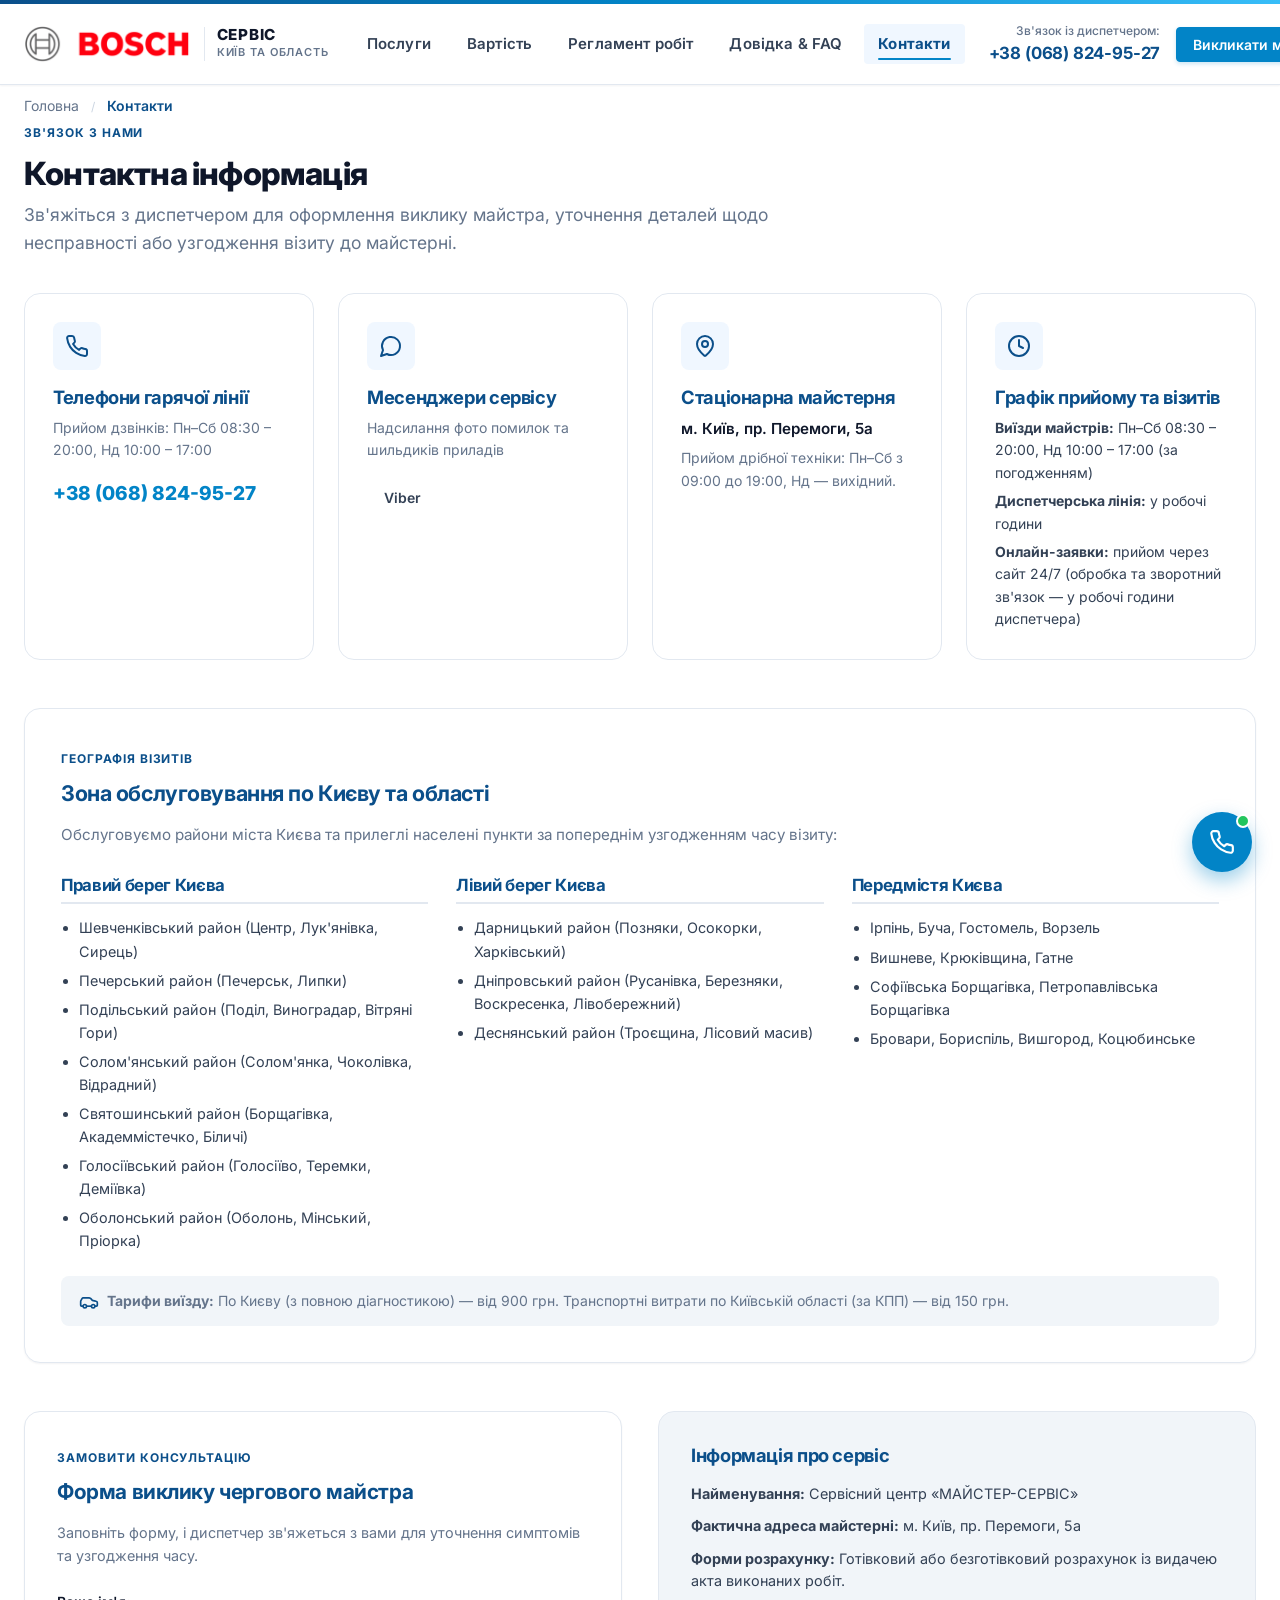
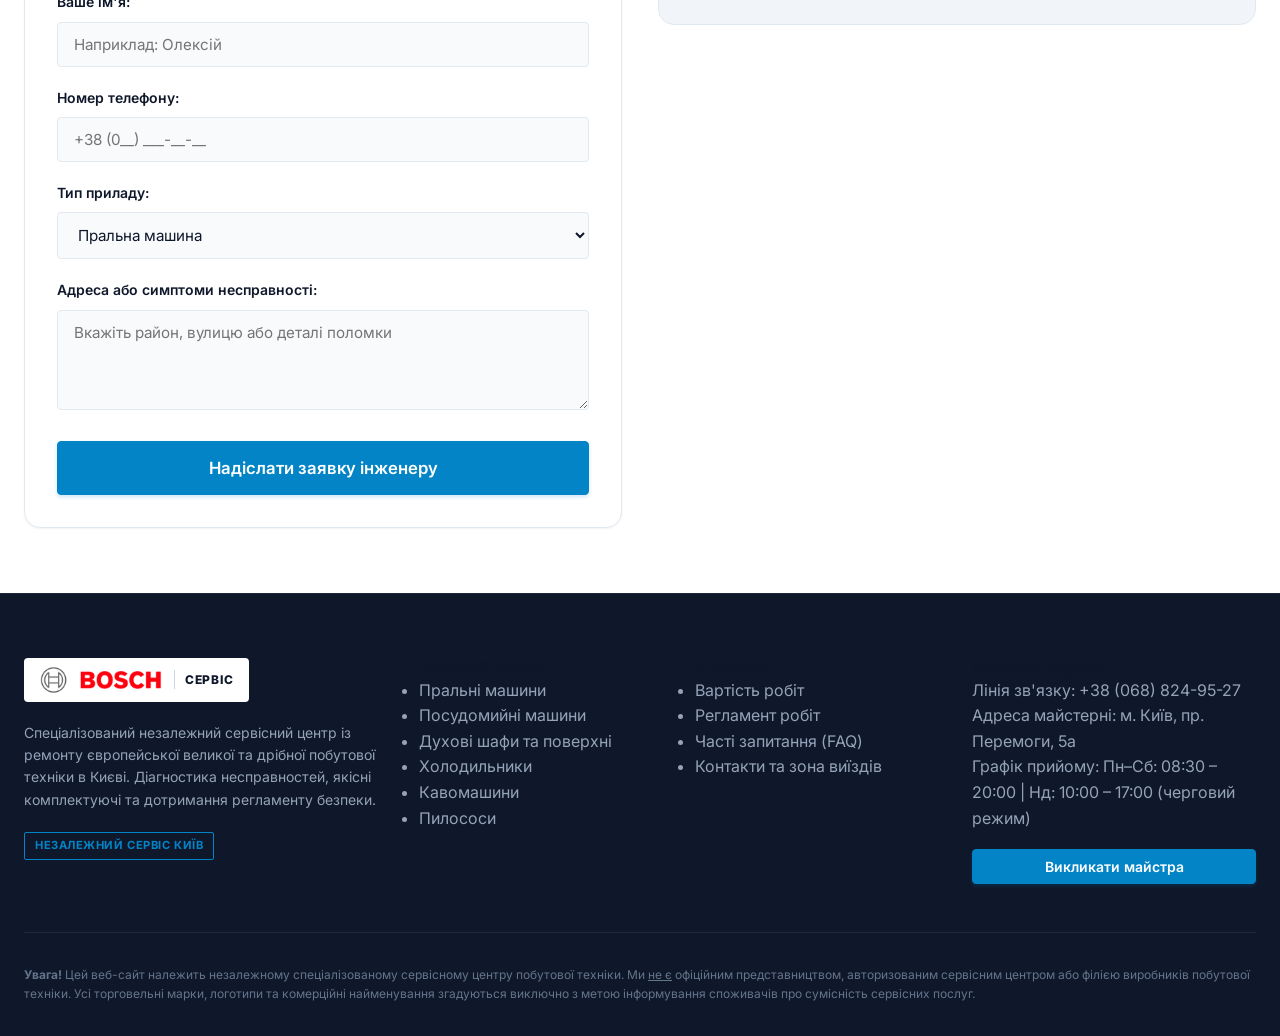
<file: contacts.html>
<!DOCTYPE html>
<html lang="uk">

<head>
  <meta charset="UTF-8">
  <meta name="viewport" content="width=device-width, initial-scale=1.0">
  <title>Контакти сервісного центру побутової техніки Київ | МАЙСТЕР-СЕРВІС</title>
  <meta name="description"
    content="Контакти сервісного центру побутової техніки у Києві: телефони, месенджери Telegram і Viber, адреса майстерні на пр. Перемоги, 5а, графік роботи інженерів та зона виїздів.">

  <!-- Favicon -->
  <link rel="icon" type="image/png" href="images/bosch-com.png">

  <!-- Шрифти Google Fonts: Inter -->
  <link rel="preconnect" href="https://fonts.googleapis.com">
  <link rel="preconnect" href="https://fonts.gstatic.com" crossorigin>
  <link href="https://fonts.googleapis.com/css2?family=Inter:wght@400;500;600;700;800&display=swap" rel="stylesheet">

  <!-- Стилі -->
  <link rel="stylesheet" href="css/styles.css">
</head>

<body>

  <!-- Декоративна фірмова бренд-смуга угорі сторінки -->
  <div class="brand-top-stripe" aria-hidden="true"></div>

  <!-- Шапка сайту -->
  <header class="site-header">
    <div class="container">
      <div class="header-inner">
        <a href="index.html" class="header-logo-wrap" aria-label="Головна сторінка">
          <img src="images/logo.png" alt="Сервісний центр" class="header-logo-img" width="160" height="38">
          <div class="logo-tag-group">
            <span class="logo-tag-title">СЕРВІС</span>
            <span class="logo-tag-sub">КИЇВ ТА ОБЛАСТЬ</span>
          </div>
        </a>

        <!-- Навігаційне меню -->
        <nav class="header-nav" id="main-navigation" aria-label="Головна навігація">
          <a href="services.html" class="nav-link">Послуги</a>
          <a href="prices.html" class="nav-link">Вартість</a>
          <a href="process.html" class="nav-link">Регламент робіт</a>
          <a href="faq.html" class="nav-link">Довідка & FAQ</a>
          <a href="contacts.html" class="nav-link active">Контакти</a>
        </nav>

        <!-- Контакти та дія -->
        <div class="header-actions">
          <div class="header-phone-box">
            <span class="header-phone-label">Зв'язок із диспетчером:</span>
            <a href="tel:+380688249527" class="header-phone-number">+38 (068) 824-95-27</a>
          </div>

          <button type="button" class="btn btn-primary btn-sm header-cta-btn" data-open-modal="call-master-modal">
            <span class="btn-text-full">Викликати майстра</span>
            <span class="btn-text-short">Виклик</span>
          </button>

          <button type="button" class="mobile-nav-toggle" aria-expanded="false" aria-controls="main-navigation"
            aria-label="Відкрити меню навігації">
            <svg width="28" height="28" viewBox="0 0 24 24" fill="none" stroke="currentColor" stroke-width="2"
              stroke-linecap="round" stroke-linejoin="round">
              <line x1="3" y1="12" x2="21" y2="12"></line>
              <line x1="3" y1="6" x2="21" y2="6"></line>
              <line x1="3" y1="18" x2="21" y2="18"></line>
            </svg>
          </button>
        </div>
      </div>
    </div>
  </header>

  <!-- Хлібні крихти та заголовок -->
  <div class="container">
    <nav class="breadcrumbs-nav" aria-label="Навігаційний ланцюжок">
      <ol class="breadcrumbs-list">
        <li class="breadcrumbs-item"><a href="index.html">Головна</a><span class="breadcrumbs-sep">/</span></li>
        <li class="breadcrumbs-item active" aria-current="page">Контакти</li>
      </ol>
    </nav>
    <div class="page-header">
      <span class="section-eyebrow">Зв'язок з нами</span>
      <h1 class="page-title">Контактна інформація</h1>
      <p class="lead-text" style="max-width: 820px;">
        Зв'яжіться з диспетчером для оформлення виклику майстра, уточнення деталей щодо несправності або узгодження
        візиту до майстерні.
      </p>
    </div>
  </div>

  <main class="container" style="padding-bottom: 64px;">
    <!-- 4 картки контактів (Lucide SVG Icons) -->
    <div
      style="display: grid; grid-template-columns: repeat(auto-fit, minmax(260px, 1fr)); gap: 24px; margin-bottom: 48px;">
      <!-- Телефони -->
      <div class="card"
        style="padding: 28px; border-radius: 16px; border: 1px solid var(--color-border); background: #fff;">
        <div class="contact-card-icon-wrap" aria-hidden="true">
          <svg viewBox="0 0 24 24">
            <path
              d="M22 16.92v3a2 2 0 0 1-2.18 2 19.79 19.79 0 0 1-8.63-3.07 19.5 19.5 0 0 1-6-6 19.79 19.79 0 0 1-3.07-8.67A2 2 0 0 1 4.11 2h3a2 2 0 0 1 2 1.72 12.84 12.84 0 0 0 .7 2.81 2 2 0 0 1-.45 2.11L8.09 9.91a16 16 0 0 0 6 6l1.27-1.27a2 2 0 0 1 2.11-.45 12.84 12.84 0 0 0 2.81.7A2 2 0 0 1 22 16.92z">
            </path>
          </svg>
        </div>
        <h2 style="font-size: 1.15rem; font-weight: 700; color: var(--color-brand-primary); margin-bottom: 8px;">
          Телефони гарячої лінії
        </h2>
        <p style="font-size: 0.875rem; color: var(--color-text-muted); margin-bottom: 16px;">
          Прийом дзвінків: Пн–Сб 08:30 – 20:00, Нд 10:00 – 17:00
        </p>
        <div style="display: flex; flex-direction: column; gap: 6px;">
          <a href="tel:+380688249527"
            style="font-size: 1.2rem; font-weight: 800; color: var(--color-brand-accent); text-decoration: none;">
            +38 (068) 824-95-27
          </a>
        </div>
      </div>

      <!-- Месенджери -->
      <div class="card"
        style="padding: 28px; border-radius: 16px; border: 1px solid var(--color-border); background: #fff;">
        <div class="contact-card-icon-wrap" aria-hidden="true">
          <svg viewBox="0 0 24 24">
            <path d="M7.9 20A9 9 0 1 0 4 16.1L2 22Z"></path>
          </svg>
        </div>
        <h2 style="font-size: 1.15rem; font-weight: 700; color: var(--color-brand-primary); margin-bottom: 8px;">
          Месенджери сервісу
        </h2>
        <p style="font-size: 0.875rem; color: var(--color-text-muted); margin-bottom: 16px;">
          Надсилання фото помилок та шильдиків приладів
        </p>
        <div style="display: flex; gap: 10px; flex-wrap: wrap;">
          <a href="viber://chat?number=%2B380688249527" class="btn btn-outline btn-sm">
            <span>Viber</span>
          </a>
        </div>
      </div>

      <!-- Майстерня -->
      <div class="card"
        style="padding: 28px; border-radius: 16px; border: 1px solid var(--color-border); background: #fff;">
        <div class="contact-card-icon-wrap" aria-hidden="true">
          <svg viewBox="0 0 24 24">
            <path
              d="M20 10c0 4.993-5.539 10.193-7.399 11.799a1 1 0 0 1-1.202 0C9.539 20.193 4 14.993 4 10a8 8 0 0 1 16 0">
            </path>
            <circle cx="12" cy="10" r="3"></circle>
          </svg>
        </div>
        <h2 style="font-size: 1.15rem; font-weight: 700; color: var(--color-brand-primary); margin-bottom: 8px;">
          Стаціонарна майстерня
        </h2>
        <p style="font-size: 0.95rem; font-weight: 600; color: var(--color-text-title); margin: 0 0 6px 0;">
          м. Київ, пр. Перемоги, 5а
        </p>
        <p style="font-size: 0.875rem; color: var(--color-text-muted); margin: 0;">
          Прийом дрібної техніки: Пн–Сб з 09:00 до 19:00, Нд — вихідний.
        </p>
      </div>

      <!-- Графік роботи -->
      <div class="card"
        style="padding: 28px; border-radius: 16px; border: 1px solid var(--color-border); background: #fff;">
        <div class="contact-card-icon-wrap" aria-hidden="true">
          <svg viewBox="0 0 24 24">
            <circle cx="12" cy="12" r="10"></circle>
            <polyline points="12 6 12 12 16 14"></polyline>
          </svg>
        </div>
        <h2 style="font-size: 1.15rem; font-weight: 700; color: var(--color-brand-primary); margin-bottom: 8px;">
          Графік прийому та візитів
        </h2>
        <div
          style="font-size: 0.875rem; display: flex; flex-direction: column; gap: 6px; color: var(--color-text-body);">
          <div><strong>Виїзди майстрів:</strong> Пн–Сб 08:30 – 20:00, Нд 10:00 – 17:00 (за погодженням)</div>
          <div><strong>Диспетчерська лінія:</strong> у робочі години</div>
          <div><strong>Онлайн-заявки:</strong> прийом через сайт 24/7 (обробка та зворотний зв'язок — у робочі години диспетчера)</div>
        </div>
      </div>
    </div>

    <!-- Зона обслуговування -->
    <section class="card"
      style="padding: 36px; border-radius: 16px; background: #fff; border: 1px solid var(--color-border); box-shadow: var(--shadow-sm); margin-bottom: 48px;">
      <span class="section-eyebrow">Географія візитів</span>
      <h2 style="font-size: 1.35rem; font-weight: 700; color: var(--color-brand-primary); margin: 4px 0 16px;">
        Зона обслуговування по Києву та області
      </h2>
      <p style="color: var(--color-text-muted); font-size: 0.95rem; margin-bottom: 28px; max-width: 820px;">
        Обслуговуємо райони міста Києва та прилеглі населені пункти за попереднім узгодженням часу візиту:
      </p>

      <div style="display: grid; grid-template-columns: repeat(auto-fit, minmax(280px, 1fr)); gap: 28px;">
        <div>
          <h3
            style="font-size: 1.05rem; font-weight: 700; color: var(--color-brand-primary); margin-bottom: 12px; border-bottom: 2px solid var(--color-border); padding-bottom: 6px;">
            Правий берег Києва
          </h3>
          <ul
            style="margin: 0; padding-left: 18px; font-size: 0.9rem; color: var(--color-text-body); display: flex; flex-direction: column; gap: 6px;">
            <li>Шевченківський район (Центр, Лук'янівка, Сирець)</li>
            <li>Печерський район (Печерськ, Липки)</li>
            <li>Подільський район (Поділ, Виноградар, Вітряні Гори)</li>
            <li>Солом'янський район (Солом'янка, Чоколівка, Відрадний)</li>
            <li>Святошинський район (Борщагівка, Академмістечко, Біличі)</li>
            <li>Голосіївський район (Голосіїво, Теремки, Деміївка)</li>
            <li>Оболонський район (Оболонь, Мінський, Пріорка)</li>
          </ul>
        </div>

        <div>
          <h3
            style="font-size: 1.05rem; font-weight: 700; color: var(--color-brand-primary); margin-bottom: 12px; border-bottom: 2px solid var(--color-border); padding-bottom: 6px;">
            Лівий берег Києва
          </h3>
          <ul
            style="margin: 0; padding-left: 18px; font-size: 0.9rem; color: var(--color-text-body); display: flex; flex-direction: column; gap: 6px;">
            <li>Дарницький район (Позняки, Осокорки, Харківський)</li>
            <li>Дніпровський район (Русанівка, Березняки, Воскресенка, Лівобережний)</li>
            <li>Деснянський район (Троєщина, Лісовий масив)</li>
          </ul>
        </div>

        <div>
          <h3
            style="font-size: 1.05rem; font-weight: 700; color: var(--color-brand-primary); margin-bottom: 12px; border-bottom: 2px solid var(--color-border); padding-bottom: 6px;">
            Передмістя Києва
          </h3>
          <ul
            style="margin: 0; padding-left: 18px; font-size: 0.9rem; color: var(--color-text-body); display: flex; flex-direction: column; gap: 6px;">
            <li>Ірпінь, Буча, Гостомель, Ворзель</li>
            <li>Вишневе, Крюківщина, Гатне</li>
            <li>Софіївська Борщагівка, Петропавлівська Борщагівка</li>
            <li>Бровари, Бориспіль, Вишгород, Коцюбинське</li>
          </ul>
        </div>
      </div>

      <div
        style="margin-top: 24px; padding: 14px 18px; border-radius: 8px; background: var(--color-bg-subtle); font-size: 0.875rem; color: var(--color-text-muted);">
        <span class="inline-icon-wrap"><svg viewBox="0 0 24 24">
            <path
              d="M19 17h2c.6 0 1-.4 1-1v-3c0-.9-.7-1.7-1.5-1.9C18.7 10.6 16 10 16 10s-1.3-1.4-2.2-2.3c-.5-.4-1.1-.7-1.8-.7H5c-.6 0-1.1.4-1.4.9l-1.5 2.8C2.1 11.2 2 11.6 2 12v4c0 .6.4 1 1 1h2">
            </path>
            <circle cx="7" cy="17" r="2"></circle>
            <path d="M9 17h6"></path>
            <circle cx="17" cy="17" r="2"></circle>
          </svg></span><strong>Тарифи виїзду:</strong> По Києву (з повною діагностикою) — від 900 грн. Транспортні витрати по Київській області (за КПП) — від 150 грн.
      </div>
    </section>

    <!-- Форма запису + Реквізити -->
    <div
      style="display: grid; grid-template-columns: repeat(auto-fit, minmax(320px, 1fr)); gap: 36px; align-items: flex-start;">
      <!-- Форма -->
      <div class="card"
        style="padding: 32px; border-radius: 16px; border: 1px solid var(--color-border); background: #fff; box-shadow: var(--shadow-sm);">
        <span class="section-eyebrow">Замовити консультацію</span>
        <h2 style="font-size: 1.3rem; font-weight: 700; color: var(--color-brand-primary); margin: 4px 0 16px;">
          Форма виклику чергового майстра
        </h2>
        <p style="font-size: 0.9rem; color: var(--color-text-muted); margin-bottom: 24px;">
          Заповніть форму, і диспетчер зв'яжеться з вами для уточнення симптомів та узгодження часу.
        </p>

        <form class="ajax-repair-form" data-form-source="Сторінка контактів (contacts.html)">
          <input type="text" name="website_hp" class="hp-input" tabindex="-1" autocomplete="off">
          <div class="status-toast" style="display: none;"></div>

          <div class="form-group">
            <label for="c-name" class="form-label">Ваше ім'я:</label>
            <input type="text" id="c-name" name="name" class="form-input" placeholder="Наприклад: Олексій" required>
          </div>

          <div class="form-group">
            <label for="c-phone" class="form-label">Номер телефону:</label>
            <input type="tel" id="c-phone" name="phone" class="form-input" placeholder="+38 (0__) ___-__-__" required>
          </div>

          <div class="form-group">
            <label for="c-device" class="form-label">Тип приладу:</label>
            <select id="c-device" name="device" class="form-select">
              <option value="Пральна машина">Пральна машина</option>
              <option value="Посудомийна машина">Посудомийна машина</option>
              <option value="Духова шафа / Варильна поверхня">Духова шафа / Варильна поверхня</option>
              <option value="Холодильник">Холодильник</option>
              <option value="Кавомашина">Кавомашина</option>
              <option value="Пилосос">Пилосос</option>
              <option value="Кухонний комбайн">Кухонний комбайн</option>
              <option value="Інша техніка">Інша техніка</option>
            </select>
          </div>

          <div class="form-group">
            <label for="c-message" class="form-label">Адреса або симптоми несправності:</label>
            <textarea id="c-message" name="message" class="form-textarea"
              placeholder="Вкажіть район, вулицю або деталі поломки"></textarea>
          </div>

          <div class="form-submit-row">
            <button type="submit" class="btn btn-primary btn-lg" style="width: 100%;">
              <span>Надіслати заявку інженеру</span>
            </button>
          </div>
        </form>
      </div>

      <!-- Реквізити та карта доїзду -->
      <div style="display: flex; flex-direction: column; gap: 24px;">
        <div class="card"
          style="padding: 32px; border-radius: 16px; border: 1px solid var(--color-border); background: var(--color-bg-subtle);">
          <h3 style="font-size: 1.15rem; font-weight: 700; color: var(--color-brand-primary); margin-bottom: 16px;">
            Інформація про сервіс
          </h3>
          <div
            style="font-size: 0.9rem; color: var(--color-text-body); display: flex; flex-direction: column; gap: 10px; line-height: 1.55;">
            <div><strong>Найменування:</strong> Сервісний центр «МАЙСТЕР-СЕРВІС»</div>
            <div><strong>Фактична адреса майстерні:</strong> м. Київ, пр. Перемоги, 5а</div>
            <div><strong>Форми розрахунку:</strong> Готівковий або безготівковий розрахунок із
              видачею акта виконаних робіт.</div>
          </div>
        </div>


      </div>
    </div>
  </main>

  <!-- Футер -->
  <footer class="site-footer">
    <div class="container">
      <div class="footer-grid">
        <div>
          <div class="footer-logo-wrap">
            <img src="images/logo.png" alt="Сервісний центр" class="footer-logo-img" width="140" height="30">
            <span class="footer-logo-tag">СЕРВІС</span>
          </div>
          <p class="footer-brand-desc">
            Спеціалізований незалежний сервісний центр із ремонту європейської великої та дрібної побутової техніки в
            Києві. Діагностика несправностей, якісні комплектуючі та дотримання регламенту безпеки.
          </p>
          <span class="badge badge-outline" style="font-size: 0.7rem;">НЕЗАЛЕЖНИЙ СЕРВІС КИЇВ</span>
        </div>

        <div>
          <h4 class="footer-nav-title">Категорії послуг</h4>
          <ul class="footer-nav-list">
            <li><a href="services.html#pralni-mashyny" class="footer-nav-link">Пральні машини</a></li>
            <li><a href="services.html#posudomiini-mashyny" class="footer-nav-link">Посудомийні машини</a></li>
            <li><a href="services.html#duhovi-shafy" class="footer-nav-link">Духові шафи та поверхні</a></li>
            <li><a href="services.html#kholodylnyky" class="footer-nav-link">Холодильники</a></li>
            <li><a href="services.html#kavomashyny" class="footer-nav-link">Кавомашини</a></li>
            <li><a href="services.html#pylososy" class="footer-nav-link">Пилососи</a></li>
          </ul>
        </div>

        <div>
          <h4 class="footer-nav-title">Клієнтам</h4>
          <ul class="footer-nav-list">
            <li><a href="prices.html" class="footer-nav-link">Вартість робіт</a></li>
            <li><a href="process.html" class="footer-nav-link">Регламент робіт</a></li>
            <li><a href="faq.html" class="footer-nav-link">Часті запитання (FAQ)</a></li>
            <li><a href="contacts.html" class="footer-nav-link">Контакти та зона виїздів</a></li>
          </ul>
        </div>

        <div>
          <h4 class="footer-nav-title">Контакти сервісу</h4>
          <div class="footer-contact-item">
            <span class="footer-contact-label">Лінія зв'язку:</span>
            <a href="tel:+380688249527" class="footer-phone-val">+38 (068) 824-95-27</a>
          </div>
          <div class="footer-contact-item">
            <span class="footer-contact-label">Адреса майстерні:</span>
            <span class="footer-address-val">м. Київ, пр. Перемоги, 5а</span>
          </div>
          <div class="footer-contact-item">
            <span class="footer-contact-label">Графік прийому:</span>
            <span class="footer-hours-val">Пн–Сб: 08:30 – 20:00 | Нд: 10:00 – 17:00 (черговий режим)</span>
          </div>
          <div style="margin-top: 18px;">
            <button type="button" class="btn btn-primary btn-sm" style="width: 100%;"
              data-open-modal="call-master-modal">
              <span>Викликати майстра</span>
            </button>
          </div>
        </div>
      </div>

      <div class="footer-bottom-strip">
        <p class="footer-disclaimer-text">
          <strong>Увага!</strong> Цей веб-сайт належить незалежному спеціалізованому сервісному центру
          побутової техніки. Ми <u>не є</u> офіційним представництвом, авторизованим сервісним центром або філією
          виробників побутової техніки. Усі торговельні марки, логотипи та комерційні найменування згадуються виключно з
          метою інформування споживачів про сумісність сервісних послуг.
        </p>
      </div>
    </div>
  </footer>

  <!-- Модальне вікно -->
  <div class="modal-backdrop" id="call-master-modal" role="dialog" aria-modal="true" aria-labelledby="modal-title">
    <div class="modal-dialog modal-window">
      <button type="button" class="modal-close-btn" data-close-modal aria-label="Закрити вікно">&times;</button>
      <div class="modal-header">
        <span class="modal-badge">ЗАПИС НА ВІЗИТ МАЙСТРА</span>
        <h3 class="modal-title" id="modal-title">Оформлення заявки на ремонт</h3>
        <p class="modal-sub">Черговий спеціаліст зв'яжеться з вами для уточнення деталей та погодження часу.</p>
      </div>

      <form class="ajax-repair-form" data-form-source="Модальне вікно (Контакти)">
        <input type="text" name="website_hp" class="hp-input" tabindex="-1" autocomplete="off">
        <div class="status-toast" style="display: none;"></div>

        <div class="form-group">
          <label for="modal-name" class="form-label">Ваше ім'я:</label>
          <input type="text" id="modal-name" name="name" class="form-input" placeholder="Наприклад: Олексій" required>
        </div>

        <div class="form-group">
          <label for="modal-phone" class="form-label">Номер телефону:</label>
          <input type="tel" id="modal-phone" name="phone" class="form-input" placeholder="+38 (0__) ___-__-__" required>
        </div>

        <div class="form-group">
          <label for="modal-device" class="form-label">Категорія приладу:</label>
          <select id="modal-device" name="device" class="form-select">
            <option value="Пральна машина">Пральна машина</option>
            <option value="Посудомийна машина">Посудомийна машина</option>
            <option value="Духова шафа / Варильна поверхня">Духова шафа / Варильна поверхня</option>
            <option value="Холодильник">Холодильник</option>
            <option value="Кавомашина">Кавомашина</option>
            <option value="Пилосос">Пилосос</option>
            <option value="Кухонний комбайн">Кухонний комбайн</option>
            <option value="Інша техніка">Інша техніка</option>
          </select>
        </div>

        <div class="form-group">
          <label for="modal-message" class="form-label">Опис несправності (необов'язково):</label>
          <input type="text" id="modal-message" name="message" class="form-input"
            placeholder="Не вмикається, протікає, код помилки">
        </div>

        <div class="form-submit-row">
          <button type="submit" class="btn btn-primary btn-lg" style="width: 100%;">
            <span>Підтвердити виклик</span>
          </button>
        </div>
      </form>
    </div>
  </div>

  <!-- Кнопка скролу вгору -->
  <button type="button" class="scroll-top-btn" aria-label="Вгору сторінки" title="Вгору">
    <svg width="22" height="22" viewBox="0 0 24 24" fill="none" stroke="currentColor" stroke-width="2.5" stroke-linecap="round" stroke-linejoin="round">
      <line x1="12" y1="19" x2="12" y2="5"></line>
      <polyline points="5 12 12 5 19 12"></polyline>
    </svg>
  </button>

  <!-- Плаваючий віджет швидкого дзвінка -->
  <div class="sticky-chat-widget">
    <a href="tel:+380688249527" class="chat-toggle-btn" aria-label="Зателефонувати: +38 (068) 824-95-27" title="+38 (068) 824-95-27">
      <span class="chat-badge-pulse"></span>
      <svg width="26" height="26" viewBox="0 0 24 24" fill="none" stroke="currentColor" stroke-width="2" stroke-linecap="round" stroke-linejoin="round">
        <path d="M22 16.92v3a2 2 0 0 1-2.18 2 19.79 19.79 0 0 1-8.63-3.07 19.5 19.5 0 0 1-6-6 19.79 19.79 0 0 1-3.07-8.67A2 2 0 0 1 4.11 2h3a2 2 0 0 1 2 1.72 12.84 12.84 0 0 0 .7 2.81 2 2 0 0 1-.45 2.11L8.09 9.91a16 16 0 0 0 6 6l1.27-1.27a2 2 0 0 1 2.11-.45 12.84 12.84 0 0 0 2.81.7A2 2 0 0 1 22 16.92z"></path>
      </svg>
    </a>
  </div>

  <!-- Скрипти сайту -->
  <script src="js/config.js"></script>
  <script src="js/main.js"></script>
</body>

</html>
</file>
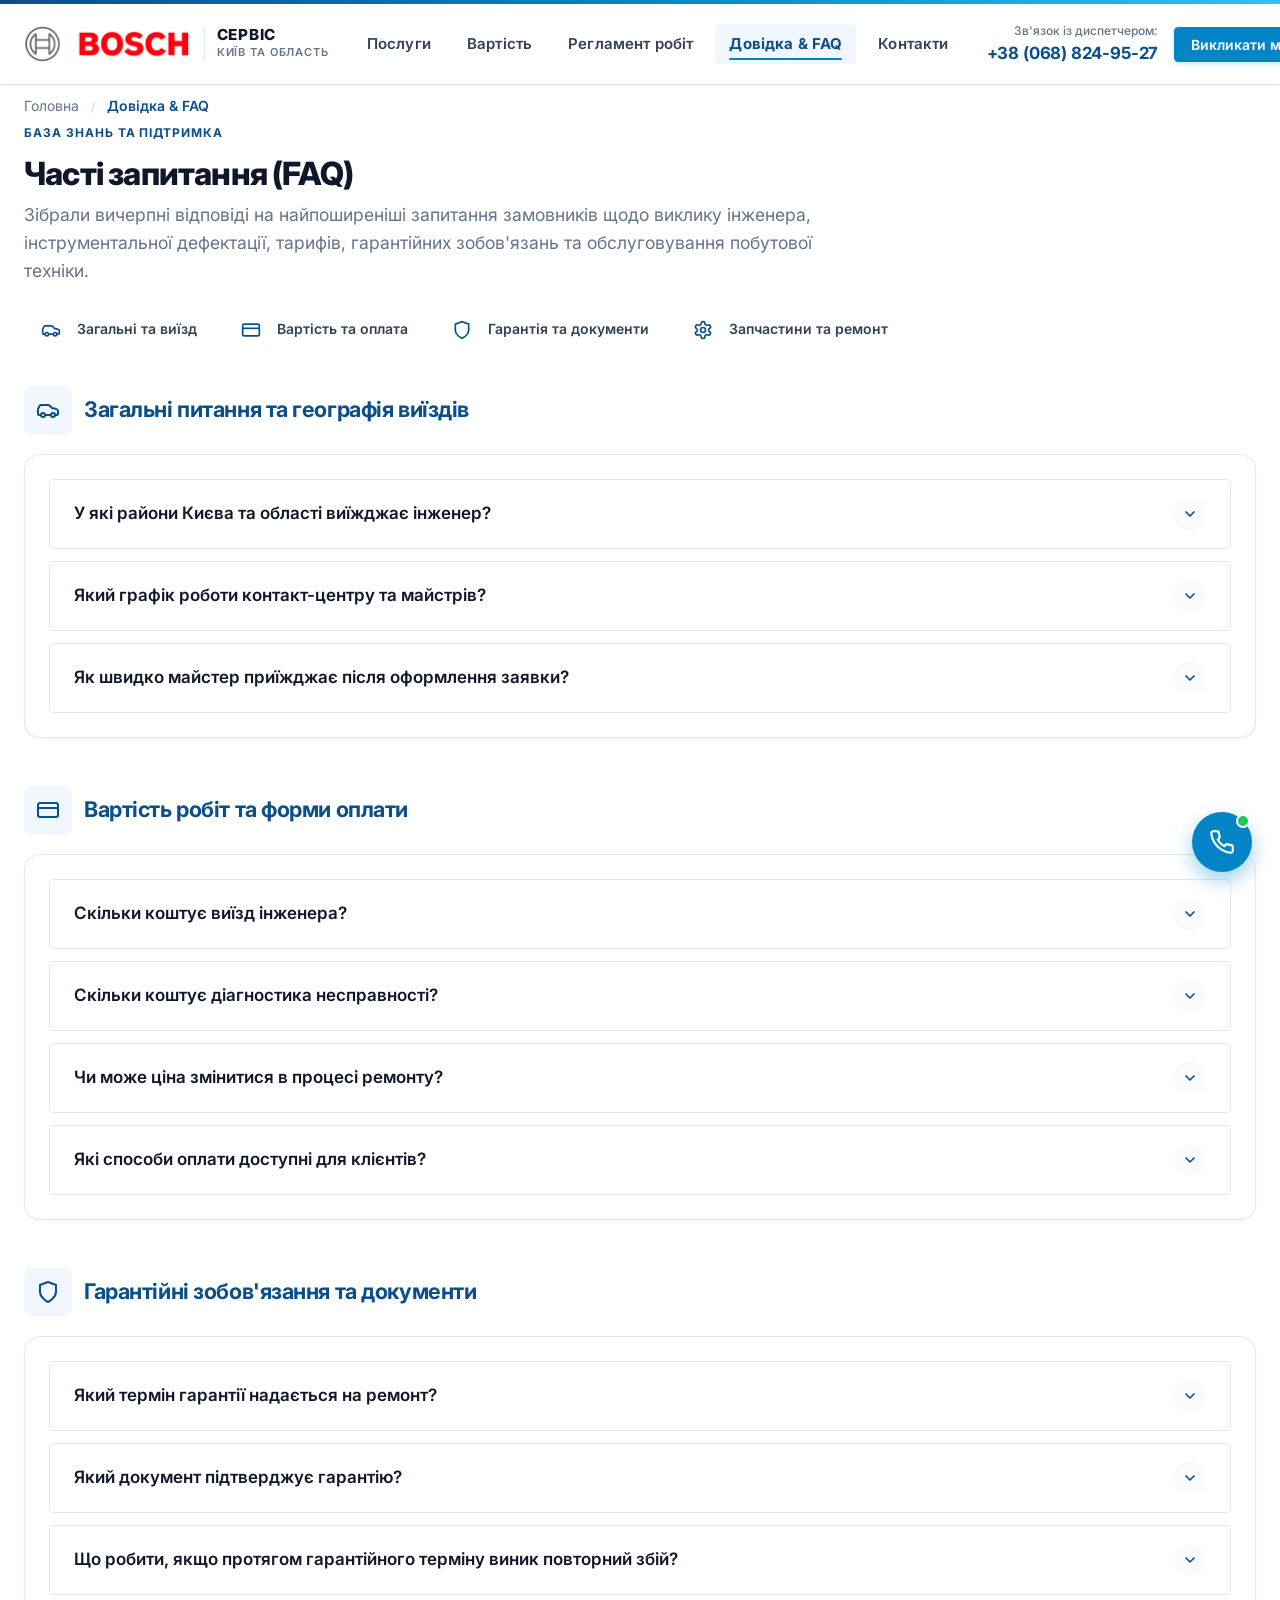
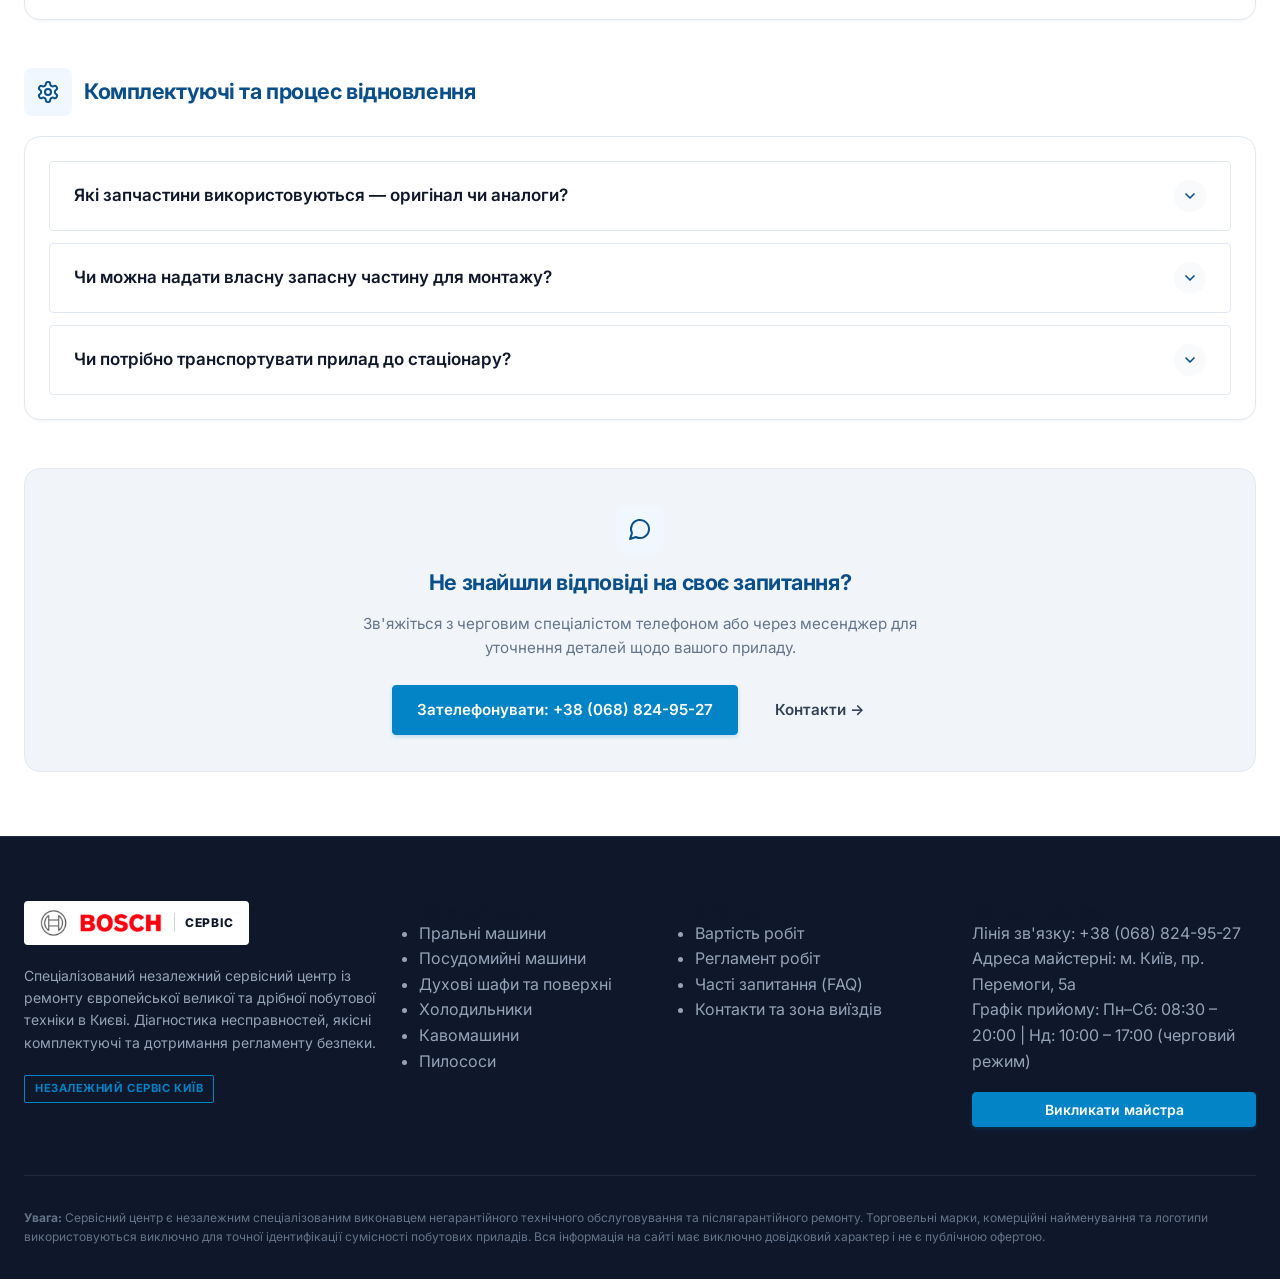
<file: faq.html>
<!DOCTYPE html>
<html lang="uk">

<head>
  <meta charset="UTF-8">
  <meta name="viewport" content="width=device-width, initial-scale=1.0">
  <title>Часті запитання (FAQ) — Ремонт побутової техніки Київ | МАЙСТЕР-СЕРВІС</title>
  <meta name="description"
    content="Відповіді на поширені запитання про обслуговування побутової техніки у Києві: тарифи, виїзд майстра, терміни та оформлення акта виконаних робіт.">

  <!-- Favicon -->
  <link rel="icon" type="image/png" href="images/bosch-com.png">

  <!-- Шрифти Google Fonts: Inter -->
  <link rel="preconnect" href="https://fonts.googleapis.com">
  <link rel="preconnect" href="https://fonts.gstatic.com" crossorigin>
  <link href="https://fonts.googleapis.com/css2?family=Inter:wght@400;500;600;700;800&display=swap" rel="stylesheet">

  <!-- Стилі -->
  <link rel="stylesheet" href="css/styles.css">
</head>

<body>

  <!-- Декоративна фірмова бренд-смуга угорі сторінки -->
  <div class="brand-top-stripe" aria-hidden="true"></div>

  <!-- Шапка сайту -->
  <header class="site-header">
    <div class="container">
      <div class="header-inner">
        <a href="index.html" class="header-logo-wrap" aria-label="Головна сторінка">
          <img src="images/logo.png" alt="Сервісний центр" class="header-logo-img" width="160" height="38">
          <div class="logo-tag-group">
            <span class="logo-tag-title">СЕРВІС</span>
            <span class="logo-tag-sub">КИЇВ ТА ОБЛАСТЬ</span>
          </div>
        </a>

        <!-- Навігаційне меню -->
        <nav class="header-nav" id="main-navigation" aria-label="Головна навігація">
          <a href="services.html" class="nav-link">Послуги</a>
          <a href="prices.html" class="nav-link">Вартість</a>
          <a href="process.html" class="nav-link">Регламент робіт</a>
          <a href="faq.html" class="nav-link active">Довідка & FAQ</a>
          <a href="contacts.html" class="nav-link">Контакти</a>
        </nav>

        <!-- Контакти та дія -->
        <div class="header-actions">
          <div class="header-phone-box">
            <span class="header-phone-label">Зв'язок із диспетчером:</span>
            <a href="tel:+380688249527" class="header-phone-number">+38 (068) 824-95-27</a>
          </div>

          <button type="button" class="btn btn-primary btn-sm header-cta-btn" data-open-modal="call-master-modal">
            <span class="btn-text-full">Викликати майстра</span>
            <span class="btn-text-short">Виклик</span>
          </button>

          <button type="button" class="mobile-nav-toggle" aria-expanded="false" aria-controls="main-navigation"
            aria-label="Відкрити меню навігації">
            <svg width="28" height="28" viewBox="0 0 24 24" fill="none" stroke="currentColor" stroke-width="2"
              stroke-linecap="round" stroke-linejoin="round">
              <line x1="3" y1="12" x2="21" y2="12"></line>
              <line x1="3" y1="6" x2="21" y2="6"></line>
              <line x1="3" y1="18" x2="21" y2="18"></line>
            </svg>
          </button>
        </div>
      </div>
    </div>
  </header>

  <!-- Хлібні крихти та заголовок -->
  <div class="container">
    <nav class="breadcrumbs-nav" aria-label="Навігаційний ланцюжок">
      <ol class="breadcrumbs-list">
        <li class="breadcrumbs-item"><a href="index.html">Головна</a><span class="breadcrumbs-sep">/</span></li>
        <li class="breadcrumbs-item active" aria-current="page">Довідка & FAQ</li>
      </ol>
    </nav>
    <div class="page-header">
      <span class="section-eyebrow">База знань та підтримка</span>
      <h1 class="page-title">Часті запитання (FAQ)</h1>
      <p class="lead-text" style="max-width: 820px;">
        Зібрали вичерпні відповіді на найпоширеніші запитання замовників щодо виклику інженера, інструментальної
        дефектації, тарифів, гарантійних зобов'язань та обслуговування побутової техніки.
      </p>

      <!-- Швидкі навігаційні кнопки -->
      <div style="display: flex; gap: 10px; flex-wrap: wrap; margin-top: 24px;">
        <a href="#general" class="btn btn-outline btn-sm"><span class="inline-icon-wrap"><svg viewBox="0 0 24 24">
              <path
                d="M19 17h2c.6 0 1-.4 1-1v-3c0-.9-.7-1.7-1.5-1.9C18.7 10.6 16 10 16 10s-1.3-1.4-2.2-2.3c-.5-.4-1.1-.7-1.8-.7H5c-.6 0-1.1.4-1.4.9l-1.5 2.8C2.1 11.2 2 11.6 2 12v4c0 .6.4 1 1 1h2">
              </path>
              <circle cx="7" cy="17" r="2"></circle>
              <path d="M9 17h6"></path>
              <circle cx="17" cy="17" r="2"></circle>
            </svg></span>Загальні та виїзд</a>
        <a href="#pricing" class="btn btn-outline btn-sm"><span class="inline-icon-wrap"><svg viewBox="0 0 24 24">
              <rect width="20" height="14" x="2" y="5" rx="2"></rect>
              <line x1="2" x2="22" y1="10" y2="10"></line>
            </svg></span>Вартість та оплата</a>
        <a href="#warranty" class="btn btn-outline btn-sm"><span class="inline-icon-wrap"><svg viewBox="0 0 24 24">
              <path d="M12 22s8-4 8-10V5l-8-3-8 3v7c0 6 8 10 8 10z"></path>
            </svg></span>Гарантія та документи</a>
        <a href="#parts" class="btn btn-outline btn-sm"><span class="inline-icon-wrap"><svg viewBox="0 0 24 24">
              <path
                d="M12.22 2h-.44a2 2 0 0 0-2 2v.18a2 2 0 0 1-1 1.73l-.43.25a2 2 0 0 1-2 0l-.15-.08a2 2 0 0 0-2.73.73l-.22.38a2 2 0 0 0 .73 2.73l.15.1a2 2 0 0 1 1 1.72v.51a2 2 0 0 1-1 1.74l-.15.09a2 2 0 0 0-.73 2.73l.22.38a2 2 0 0 0 2.73.73l.15-.08a2 2 0 0 1 2 0l.43.25a2 2 0 0 1 1 1.73V20a2 2 0 0 0 2 2h.44a2 2 0 0 0 2-2v-.18a2 2 0 0 1 1-1.73l.43-.25a2 2 0 0 1 2 0l.15.08a2 2 0 0 0 2.73-.73l.22-.39a2 2 0 0 0-.73-2.73l-.15-.08a2 2 0 0 1-1-1.74v-.5a2 2 0 0 1 1-1.74l.15-.09a2 2 0 0 0 .73-2.73l-.22-.38a2 2 0 0 0-2.73-.73l-.15.08a2 2 0 0 1-2 0l-.43-.25a2 2 0 0 1-1-1.73V4a2 2 0 0 0-2-2z">
              </path>
              <circle cx="12" cy="12" r="3"></circle>
            </svg></span>Запчастини та ремонт</a>
      </div>
    </div>
  </div>

  <main class="container" style="padding-bottom: 64px;">
    <div style="display: flex; flex-direction: column; gap: 48px;">

      <!-- Категорія 1: Загальні -->
      <section id="general" style="scroll-margin-top: 100px;">
        <div style="display: flex; align-items: center; gap: 12px; margin-bottom: 20px;">
          <div class="contact-card-icon-wrap" style="margin-bottom: 0;" aria-hidden="true"><svg viewBox="0 0 24 24">
              <path
                d="M19 17h2c.6 0 1-.4 1-1v-3c0-.9-.7-1.7-1.5-1.9C18.7 10.6 16 10 16 10s-1.3-1.4-2.2-2.3c-.5-.4-1.1-.7-1.8-.7H5c-.6 0-1.1.4-1.4.9l-1.5 2.8C2.1 11.2 2 11.6 2 12v4c0 .6.4 1 1 1h2">
              </path>
              <circle cx="7" cy="17" r="2"></circle>
              <path d="M9 17h6"></path>
              <circle cx="17" cy="17" r="2"></circle>
            </svg></div>
          <h2 style="font-size: 1.35rem; font-weight: 700; color: var(--color-brand-primary); margin: 0;">
            Загальні питання та географія виїздів
          </h2>
        </div>

        <div class="card"
          style="padding: 24px; border-radius: 16px; border: 1px solid var(--color-border); background: #fff; box-shadow: var(--shadow-sm);">
          <div class="faq-list">
            <div class="faq-item">
              <button type="button" class="faq-question-btn" aria-expanded="false">
                <span class="faq-question-text">У які райони Києва та області виїжджає інженер?</span>
                <span class="faq-icon-indicator" aria-hidden="true">
                  <svg width="16" height="16" viewBox="0 0 24 24" fill="none" stroke="currentColor" stroke-width="2.5"
                    stroke-linecap="round" stroke-linejoin="round">
                    <polyline points="6 9 12 15 18 9"></polyline>
                  </svg>
                </span>
              </button>
              <div class="faq-answer-pane">
                <div class="faq-answer-content">
                  Ми обслуговуємо всі райони Києва: Шевченківський, Печерський, Подільський, Солом'янський,
                  Святошинський, Голосіївський, Оболонський, Дарницький, Дніпровський та Деснянський. Також здійснюємо
                  виїзди у передмістя (Ірпінь, Буча, Бровари, Бориспіль, Вишневе, Вишгород, Крюківщина,
                  Софіївська Борщагівка тощо).
                </div>
              </div>
            </div>

            <div class="faq-item">
              <button type="button" class="faq-question-btn" aria-expanded="false">
                <span class="faq-question-text">Який графік роботи контакт-центру та майстрів?</span>
                <span class="faq-icon-indicator" aria-hidden="true">
                  <svg width="16" height="16" viewBox="0 0 24 24" fill="none" stroke="currentColor" stroke-width="2.5"
                    stroke-linecap="round" stroke-linejoin="round">
                    <polyline points="6 9 12 15 18 9"></polyline>
                  </svg>
                </span>
              </button>
              <div class="faq-answer-pane">
                <div class="faq-answer-content">
                  Прийом онлайн-заявок через сайт діє 24/7 (цілодобово). Обробка звернень та зворотний зв'язок здійснюються диспетчером у робочі години: Пн–Сб з 08:30 до 20:00, Нд з 10:00 до 17:00. Виїзди майстрів здійснюються у погоджений із замовником час.
                </div>
              </div>
            </div>

            <div class="faq-item">
              <button type="button" class="faq-question-btn" aria-expanded="false">
                <span class="faq-question-text">Як швидко майстер приїжджає після оформлення заявки?</span>
                <span class="faq-icon-indicator" aria-hidden="true">
                  <svg width="16" height="16" viewBox="0 0 24 24" fill="none" stroke="currentColor" stroke-width="2.5"
                    stroke-linecap="round" stroke-linejoin="round">
                    <polyline points="6 9 12 15 18 9"></polyline>
                  </svg>
                </span>
              </button>
              <div class="faq-answer-pane">
                <div class="faq-answer-content">
                  Час візиту узгоджується індивідуально. За наявності вільного інженера та за погодженням можливий виїзд у день звернення, або ви можете запланувати візит на будь-яку зручну дату наперед.
                </div>
              </div>
            </div>
          </div>
        </div>
      </section>

      <!-- Категорія 2: Вартість -->
      <section id="pricing" style="scroll-margin-top: 100px;">
        <div style="display: flex; align-items: center; gap: 12px; margin-bottom: 20px;">
          <div class="contact-card-icon-wrap" style="margin-bottom: 0;" aria-hidden="true"><svg viewBox="0 0 24 24">
              <rect width="20" height="14" x="2" y="5" rx="2"></rect>
              <line x1="2" x2="22" y1="10" y2="10"></line>
            </svg></div>
          <h2 style="font-size: 1.35rem; font-weight: 700; color: var(--color-brand-primary); margin: 0;">
            Вартість робіт та форми оплати
          </h2>
        </div>

        <div class="card"
          style="padding: 24px; border-radius: 16px; border: 1px solid var(--color-border); background: #fff; box-shadow: var(--shadow-sm);">
          <div class="faq-list">
            <div class="faq-item">
              <button type="button" class="faq-question-btn" aria-expanded="false">
                <span class="faq-question-text">Скільки коштує виїзд інженера?</span>
                <span class="faq-icon-indicator" aria-hidden="true">
                  <svg width="16" height="16" viewBox="0 0 24 24" fill="none" stroke="currentColor" stroke-width="2.5"
                    stroke-linecap="round" stroke-linejoin="round">
                    <polyline points="6 9 12 15 18 9"></polyline>
                  </svg>
                </span>
              </button>
              <div class="faq-answer-pane">
                <div class="faq-answer-content">
                  Виїзд інженера та повна діагностика становить від 900 грн у межах міста Київ. При виїзді у передмістя
                  тариф розраховується з урахуванням транспортних витрат по області (від 150 грн).
                </div>
              </div>
            </div>

            <div class="faq-item">
              <button type="button" class="faq-question-btn" aria-expanded="false">
                <span class="faq-question-text">Скільки коштує діагностика несправності?</span>
                <span class="faq-icon-indicator" aria-hidden="true">
                  <svg width="16" height="16" viewBox="0 0 24 24" fill="none" stroke="currentColor" stroke-width="2.5"
                    stroke-linecap="round" stroke-linejoin="round">
                    <polyline points="6 9 12 15 18 9"></polyline>
                  </svg>
                </span>
              </button>
              <div class="faq-answer-pane">
                <div class="faq-answer-content">
                  Інструментальна дефектація вузла за допомогою вимірювальних приладів та сервісних програм входить у вартість виїзду та діагностики (від 900 грн). Повна сума ремонту завжди оголошується майстром до старту будь-яких робіт.
                </div>
              </div>
            </div>

            <div class="faq-item">
              <button type="button" class="faq-question-btn" aria-expanded="false">
                <span class="faq-question-text">Чи може ціна змінитися в процесі ремонту?</span>
                <span class="faq-icon-indicator" aria-hidden="true">
                  <svg width="16" height="16" viewBox="0 0 24 24" fill="none" stroke="currentColor" stroke-width="2.5"
                    stroke-linecap="round" stroke-linejoin="round">
                    <polyline points="6 9 12 15 18 9"></polyline>
                  </svg>
                </span>
              </button>
              <div class="faq-answer-pane">
                <div class="faq-answer-content">
                  Ні. Повна вартість робіт та запчастин розраховується та фіксується ДО початку відновлювальних дій.
                  Ремонт починається виключно після вашої особистої згоди із затвердженим кошторисом.
                </div>
              </div>
            </div>

            <div class="faq-item">
              <button type="button" class="faq-question-btn" aria-expanded="false">
                <span class="faq-question-text">Які способи оплати доступні для клієнтів?</span>
                <span class="faq-icon-indicator" aria-hidden="true">
                  <svg width="16" height="16" viewBox="0 0 24 24" fill="none" stroke="currentColor" stroke-width="2.5"
                    stroke-linecap="round" stroke-linejoin="round">
                    <polyline points="6 9 12 15 18 9"></polyline>
                  </svg>
                </span>
              </button>
              <div class="faq-answer-pane">
                <div class="faq-answer-content">
                  Оплата здійснюється за фактом повного виконання ремонту та успішного тестового запуску приладу.
                  Доступна оплата готівкою, банківською карткою або безготівковим переказом з видачею
                  акта.
                </div>
              </div>
            </div>
          </div>
        </div>
      </section>

      <!-- Категорія 3: Гарантія -->
      <section id="warranty" style="scroll-margin-top: 100px;">
        <div style="display: flex; align-items: center; gap: 12px; margin-bottom: 20px;">
          <div class="contact-card-icon-wrap" style="margin-bottom: 0;" aria-hidden="true"><svg viewBox="0 0 24 24">
              <path d="M12 22s8-4 8-10V5l-8-3-8 3v7c0 6 8 10 8 10z"></path>
            </svg></div>
          <h2 style="font-size: 1.35rem; font-weight: 700; color: var(--color-brand-primary); margin: 0;">
            Гарантійні зобов'язання та документи
          </h2>
        </div>

        <div class="card"
          style="padding: 24px; border-radius: 16px; border: 1px solid var(--color-border); background: #fff; box-shadow: var(--shadow-sm);">
          <div class="faq-list">
            <div class="faq-item">
              <button type="button" class="faq-question-btn" aria-expanded="false">
                <span class="faq-question-text">Який термін гарантії надається на ремонт?</span>
                <span class="faq-icon-indicator" aria-hidden="true">
                  <svg width="16" height="16" viewBox="0 0 24 24" fill="none" stroke="currentColor" stroke-width="2.5"
                    stroke-linecap="round" stroke-linejoin="round">
                    <polyline points="6 9 12 15 18 9"></polyline>
                  </svg>
                </span>
              </button>
              <div class="faq-answer-pane">
                <div class="faq-answer-content">
                  Гарантійний термін встановлюється майстром після виконання ремонту та фіксується у двосторонньому акті
                  робіт залежно від характеру поломки та замінених комплектуючих.
                </div>
              </div>
            </div>

            <div class="faq-item">
              <button type="button" class="faq-question-btn" aria-expanded="false">
                <span class="faq-question-text">Який документ підтверджує гарантію?</span>
                <span class="faq-icon-indicator" aria-hidden="true">
                  <svg width="16" height="16" viewBox="0 0 24 24" fill="none" stroke="currentColor" stroke-width="2.5"
                    stroke-linecap="round" stroke-linejoin="round">
                    <polyline points="6 9 12 15 18 9"></polyline>
                  </svg>
                </span>
              </button>
              <div class="faq-answer-pane">
                <div class="faq-answer-content">
                  Після завершення робіт майстер виписує двосторонній Акт виконаних робіт. У ньому зазначені модель
                  техніки, перелік виконаних дій, перелік нових комплектуючих, сплачена сума та встановлений гарантійний
                  термін.
                </div>
              </div>
            </div>

            <div class="faq-item">
              <button type="button" class="faq-question-btn" aria-expanded="false">
                <span class="faq-question-text">Що робити, якщо протягом гарантійного терміну виник повторний
                  збій?</span>
                <span class="faq-icon-indicator" aria-hidden="true">
                  <svg width="16" height="16" viewBox="0 0 24 24" fill="none" stroke="currentColor" stroke-width="2.5"
                    stroke-linecap="round" stroke-linejoin="round">
                    <polyline points="6 9 12 15 18 9"></polyline>
                  </svg>
                </span>
              </button>
              <div class="faq-answer-pane">
                <div class="faq-answer-content">
                  Зв'яжіться з диспетчером та повідомте номер акта робіт. Фахівець здійснить перевірку функціонування
                  відремонтованого вузла за умовами, вказаними в акті.
                </div>
              </div>
            </div>
          </div>
        </div>
      </section>

      <!-- Категорія 4: Запчастини -->
      <section id="parts" style="scroll-margin-top: 100px;">
        <div style="display: flex; align-items: center; gap: 12px; margin-bottom: 20px;">
          <div class="contact-card-icon-wrap" style="margin-bottom: 0;" aria-hidden="true"><svg viewBox="0 0 24 24">
              <path
                d="M12.22 2h-.44a2 2 0 0 0-2 2v.18a2 2 0 0 1-1 1.73l-.43.25a2 2 0 0 1-2 0l-.15-.08a2 2 0 0 0-2.73.73l-.22.38a2 2 0 0 0 .73 2.73l.15.1a2 2 0 0 1 1 1.72v.51a2 2 0 0 1-1 1.74l-.15.09a2 2 0 0 0-.73 2.73l.22.38a2 2 0 0 0 2.73.73l.15-.08a2 2 0 0 1 2 0l.43.25a2 2 0 0 1 1 1.73V20a2 2 0 0 0 2 2h.44a2 2 0 0 0 2-2v-.18a2 2 0 0 1 1-1.73l.43-.25a2 2 0 0 1 2 0l.15.08a2 2 0 0 0 2.73-.73l.22-.39a2 2 0 0 0-.73-2.73l-.15-.08a2 2 0 0 1-1-1.74v-.5a2 2 0 0 1 1-1.74l.15-.09a2 2 0 0 0 .73-2.73l-.22-.38a2 2 0 0 0-2.73-.73l-.15.08a2 2 0 0 1-2 0l-.43-.25a2 2 0 0 1-1-1.73V4a2 2 0 0 0-2-2z">
              </path>
              <circle cx="12" cy="12" r="3"></circle>
            </svg></div>
          <h2 style="font-size: 1.35rem; font-weight: 700; color: var(--color-brand-primary); margin: 0;">
            Комплектуючі та процес відновлення
          </h2>
        </div>

        <div class="card"
          style="padding: 24px; border-radius: 16px; border: 1px solid var(--color-border); background: #fff; box-shadow: var(--shadow-sm);">
          <div class="faq-list">
            <div class="faq-item">
              <button type="button" class="faq-question-btn" aria-expanded="false">
                <span class="faq-question-text">Які запчастини використовуються — оригінал чи аналоги?</span>
                <span class="faq-icon-indicator" aria-hidden="true">
                  <svg width="16" height="16" viewBox="0 0 24 24" fill="none" stroke="currentColor" stroke-width="2.5"
                    stroke-linecap="round" stroke-linejoin="round">
                    <polyline points="6 9 12 15 18 9"></polyline>
                  </svg>
                </span>
              </button>
              <div class="faq-answer-pane">
                <div class="faq-answer-content">
                  Ми використовуємо оригінальні запасні частини або перевірені сумісні аналоги європейського
                  виробництва. Майстер інформує про виробника комплектуючих до їх встановлення.
                </div>
              </div>
            </div>

            <div class="faq-item">
              <button type="button" class="faq-question-btn" aria-expanded="false">
                <span class="faq-question-text">Чи можна надати власну запасну частину для монтажу?</span>
                <span class="faq-icon-indicator" aria-hidden="true">
                  <svg width="16" height="16" viewBox="0 0 24 24" fill="none" stroke="currentColor" stroke-width="2.5"
                    stroke-linecap="round" stroke-linejoin="round">
                    <polyline points="6 9 12 15 18 9"></polyline>
                  </svg>
                </span>
              </button>
              <div class="faq-answer-pane">
                <div class="faq-answer-content">
                  Так, майстер може встановити надану вами деталь за умови її повної сумісності з приладом. Гарантія в
                  цьому випадку надається виключно на монтажні роботи.
                </div>
              </div>
            </div>

            <div class="faq-item">
              <button type="button" class="faq-question-btn" aria-expanded="false">
                <span class="faq-question-text">Чи потрібно транспортувати прилад до стаціонару?</span>
                <span class="faq-icon-indicator" aria-hidden="true">
                  <svg width="16" height="16" viewBox="0 0 24 24" fill="none" stroke="currentColor" stroke-width="2.5"
                    stroke-linecap="round" stroke-linejoin="round">
                    <polyline points="6 9 12 15 18 9"></polyline>
                  </svg>
                </span>
              </button>
              <div class="faq-answer-pane">
                <div class="faq-answer-content">
                  Більшість ремонтів великої побутової техніки виконуються вдома без вивезення. Дрібну техніку
                  (кавомашини, комбайни, пилососи) можна передати в майстерню за адресою пр. Перемоги, 5а.
                </div>
              </div>
            </div>
          </div>
        </div>
      </section>

      <!-- Блок консультації -->
      <div class="card"
        style="padding: 36px; border-radius: 16px; background: var(--color-bg-subtle); border: 1px solid var(--color-border); text-align: center; display: flex; flex-direction: column; align-items: center; gap: 16px;">
        <div class="contact-card-icon-wrap" style="margin-bottom: 0;" aria-hidden="true"><svg viewBox="0 0 24 24">
            <path d="M7.9 20A9 9 0 1 0 4 16.1L2 22Z"></path>
          </svg></div>
        <h2 style="font-size: 1.35rem; font-weight: 700; color: var(--color-brand-primary); margin: 0;">
          Не знайшли відповіді на своє запитання?
        </h2>
        <p style="max-width: 600px; color: var(--color-text-muted); margin: 0; font-size: 0.95rem;">
          Зв'яжіться з черговим спеціалістом телефоном або через месенджер для уточнення деталей щодо вашого приладу.
        </p>
        <div style="display: flex; gap: 12px; flex-wrap: wrap; justify-content: center; margin-top: 8px;">
          <a href="tel:+380688249527" class="btn btn-primary">
            <span>Зателефонувати: +38 (068) 824-95-27</span>
          </a>
          <a href="contacts.html" class="btn btn-outline">
            <span>Контакти →</span>
          </a>
        </div>
      </div>

    </div>
  </main>

  <!-- Футер -->
  <footer class="site-footer">
    <div class="container">
      <div class="footer-grid">
        <div>
          <div class="footer-logo-wrap">
            <img src="images/logo.png" alt="Сервісний центр" class="footer-logo-img" width="140" height="30">
            <span class="footer-logo-tag">СЕРВІС</span>
          </div>
          <p class="footer-brand-desc">
            Спеціалізований незалежний сервісний центр із ремонту європейської великої та дрібної побутової техніки в
            Києві. Діагностика несправностей, якісні комплектуючі та дотримання регламенту безпеки.
          </p>
          <span class="badge badge-outline" style="font-size: 0.7rem;">НЕЗАЛЕЖНИЙ СЕРВІС КИЇВ</span>
        </div>

        <div>
          <h4 class="footer-nav-title">Категорії послуг</h4>
          <ul class="footer-nav-list">
            <li><a href="services.html#pralni-mashyny" class="footer-nav-link">Пральні машини</a></li>
            <li><a href="services.html#posudomiini-mashyny" class="footer-nav-link">Посудомийні машини</a></li>
            <li><a href="services.html#duhovi-shafy" class="footer-nav-link">Духові шафи та поверхні</a></li>
            <li><a href="services.html#kholodylnyky" class="footer-nav-link">Холодильники</a></li>
            <li><a href="services.html#kavomashyny" class="footer-nav-link">Кавомашини</a></li>
            <li><a href="services.html#pylososy" class="footer-nav-link">Пилососи</a></li>
          </ul>
        </div>

        <div>
          <h4 class="footer-nav-title">Клієнтам</h4>
          <ul class="footer-nav-list">
            <li><a href="prices.html" class="footer-nav-link">Вартість робіт</a></li>
            <li><a href="process.html" class="footer-nav-link">Регламент робіт</a></li>
            <li><a href="faq.html" class="footer-nav-link">Часті запитання (FAQ)</a></li>
            <li><a href="contacts.html" class="footer-nav-link">Контакти та зона виїздів</a></li>
          </ul>
        </div>

        <div>
          <h4 class="footer-nav-title">Контакти сервісу</h4>
          <div class="footer-contact-item">
            <span class="footer-contact-label">Лінія зв'язку:</span>
            <a href="tel:+380688249527" class="footer-phone-val">+38 (068) 824-95-27</a>
          </div>
          <div class="footer-contact-item">
            <span class="footer-contact-label">Адреса майстерні:</span>
            <span class="footer-address-val">м. Київ, пр. Перемоги, 5а</span>
          </div>
          <div class="footer-contact-item">
            <span class="footer-contact-label">Графік прийому:</span>
            <span class="footer-hours-val">Пн–Сб: 08:30 – 20:00 | Нд: 10:00 – 17:00 (черговий режим)</span>
          </div>
          <div style="margin-top: 18px;">
            <button type="button" class="btn btn-primary btn-sm" style="width: 100%;"
              data-open-modal="call-master-modal">
              <span>Викликати майстра</span>
            </button>
          </div>
        </div>
      </div>

      <div class="footer-bottom-strip">
        <p class="footer-disclaimer-text">
          <strong>Увага:</strong> Сервісний центр є незалежним спеціалізованим виконавцем негарантійного
          технічного обслуговування та післягарантійного ремонту. Торговельні марки, комерційні найменування та логотипи
          використовуються виключно для точної ідентифікації сумісності побутових приладів. Вся інформація на сайті має
          виключно довідковий характер і не є публічною офертою.
        </p>
      </div>
    </div>
  </footer>

  <!-- Модальне вікно -->
  <div class="modal-backdrop" id="call-master-modal" role="dialog" aria-modal="true" aria-labelledby="modal-title">
    <div class="modal-dialog modal-window">
      <button type="button" class="modal-close-btn" data-close-modal aria-label="Закрити вікно">&times;</button>
      <div class="modal-header">
        <span class="modal-badge">ЗАПИС НА ВІЗИТ МАЙСТРА</span>
        <h3 class="modal-title" id="modal-title">Оформлення заявки на ремонт</h3>
        <p class="modal-sub">Черговий спеціаліст зв'яжеться з вами для уточнення деталей та погодження часу.</p>
      </div>

      <form class="ajax-repair-form" data-form-source="Модальне вікно (FAQ)">
        <input type="text" name="website_hp" class="hp-input" tabindex="-1" autocomplete="off">
        <div class="status-toast" style="display: none;"></div>

        <div class="form-group">
          <label for="modal-name" class="form-label">Ваше ім'я:</label>
          <input type="text" id="modal-name" name="name" class="form-input" placeholder="Наприклад: Олексій" required>
        </div>

        <div class="form-group">
          <label for="modal-phone" class="form-label">Номер телефону:</label>
          <input type="tel" id="modal-phone" name="phone" class="form-input" placeholder="+38 (0__) ___-__-__" required>
        </div>

        <div class="form-group">
          <label for="modal-device" class="form-label">Категорія приладу:</label>
          <select id="modal-device" name="device" class="form-select">
            <option value="Пральна машина">Пральна машина</option>
            <option value="Посудомийна машина">Посудомийна машина</option>
            <option value="Духова шафа / Варильна поверхня">Духова шафа / Варильна поверхня</option>
            <option value="Холодильник">Холодильник</option>
            <option value="Кавомашина">Кавомашина</option>
            <option value="Пилосос">Пилосос</option>
            <option value="Кухонний комбайн">Кухонний комбайн</option>
            <option value="Інша техніка">Інша техніка</option>
          </select>
        </div>

        <div class="form-group">
          <label for="modal-message" class="form-label">Опис несправності (необов'язково):</label>
          <input type="text" id="modal-message" name="message" class="form-input"
            placeholder="Не вмикається, протікає, код помилки">
        </div>

        <div class="form-submit-row">
          <button type="submit" class="btn btn-primary btn-lg" style="width: 100%;">
            <span>Підтвердити виклик</span>
          </button>
        </div>
      </form>
    </div>
  </div>

  <!-- Кнопка скролу вгору -->
  <button type="button" class="scroll-top-btn" aria-label="Вгору сторінки" title="Вгору">
    <svg width="22" height="22" viewBox="0 0 24 24" fill="none" stroke="currentColor" stroke-width="2.5" stroke-linecap="round" stroke-linejoin="round">
      <line x1="12" y1="19" x2="12" y2="5"></line>
      <polyline points="5 12 12 5 19 12"></polyline>
    </svg>
  </button>

  <!-- Плаваючий віджет швидкого дзвінка -->
  <div class="sticky-chat-widget">
    <a href="tel:+380688249527" class="chat-toggle-btn" aria-label="Зателефонувати: +38 (068) 824-95-27" title="+38 (068) 824-95-27">
      <span class="chat-badge-pulse"></span>
      <svg width="26" height="26" viewBox="0 0 24 24" fill="none" stroke="currentColor" stroke-width="2" stroke-linecap="round" stroke-linejoin="round">
        <path d="M22 16.92v3a2 2 0 0 1-2.18 2 19.79 19.79 0 0 1-8.63-3.07 19.5 19.5 0 0 1-6-6 19.79 19.79 0 0 1-3.07-8.67A2 2 0 0 1 4.11 2h3a2 2 0 0 1 2 1.72 12.84 12.84 0 0 0 .7 2.81 2 2 0 0 1-.45 2.11L8.09 9.91a16 16 0 0 0 6 6l1.27-1.27a2 2 0 0 1 2.11-.45 12.84 12.84 0 0 0 2.81.7A2 2 0 0 1 22 16.92z"></path>
      </svg>
    </a>
  </div>

  <!-- Скрипти сайту -->
  <script src="js/config.js"></script>
  <script src="js/main.js"></script>
</body>

</html>
</file>
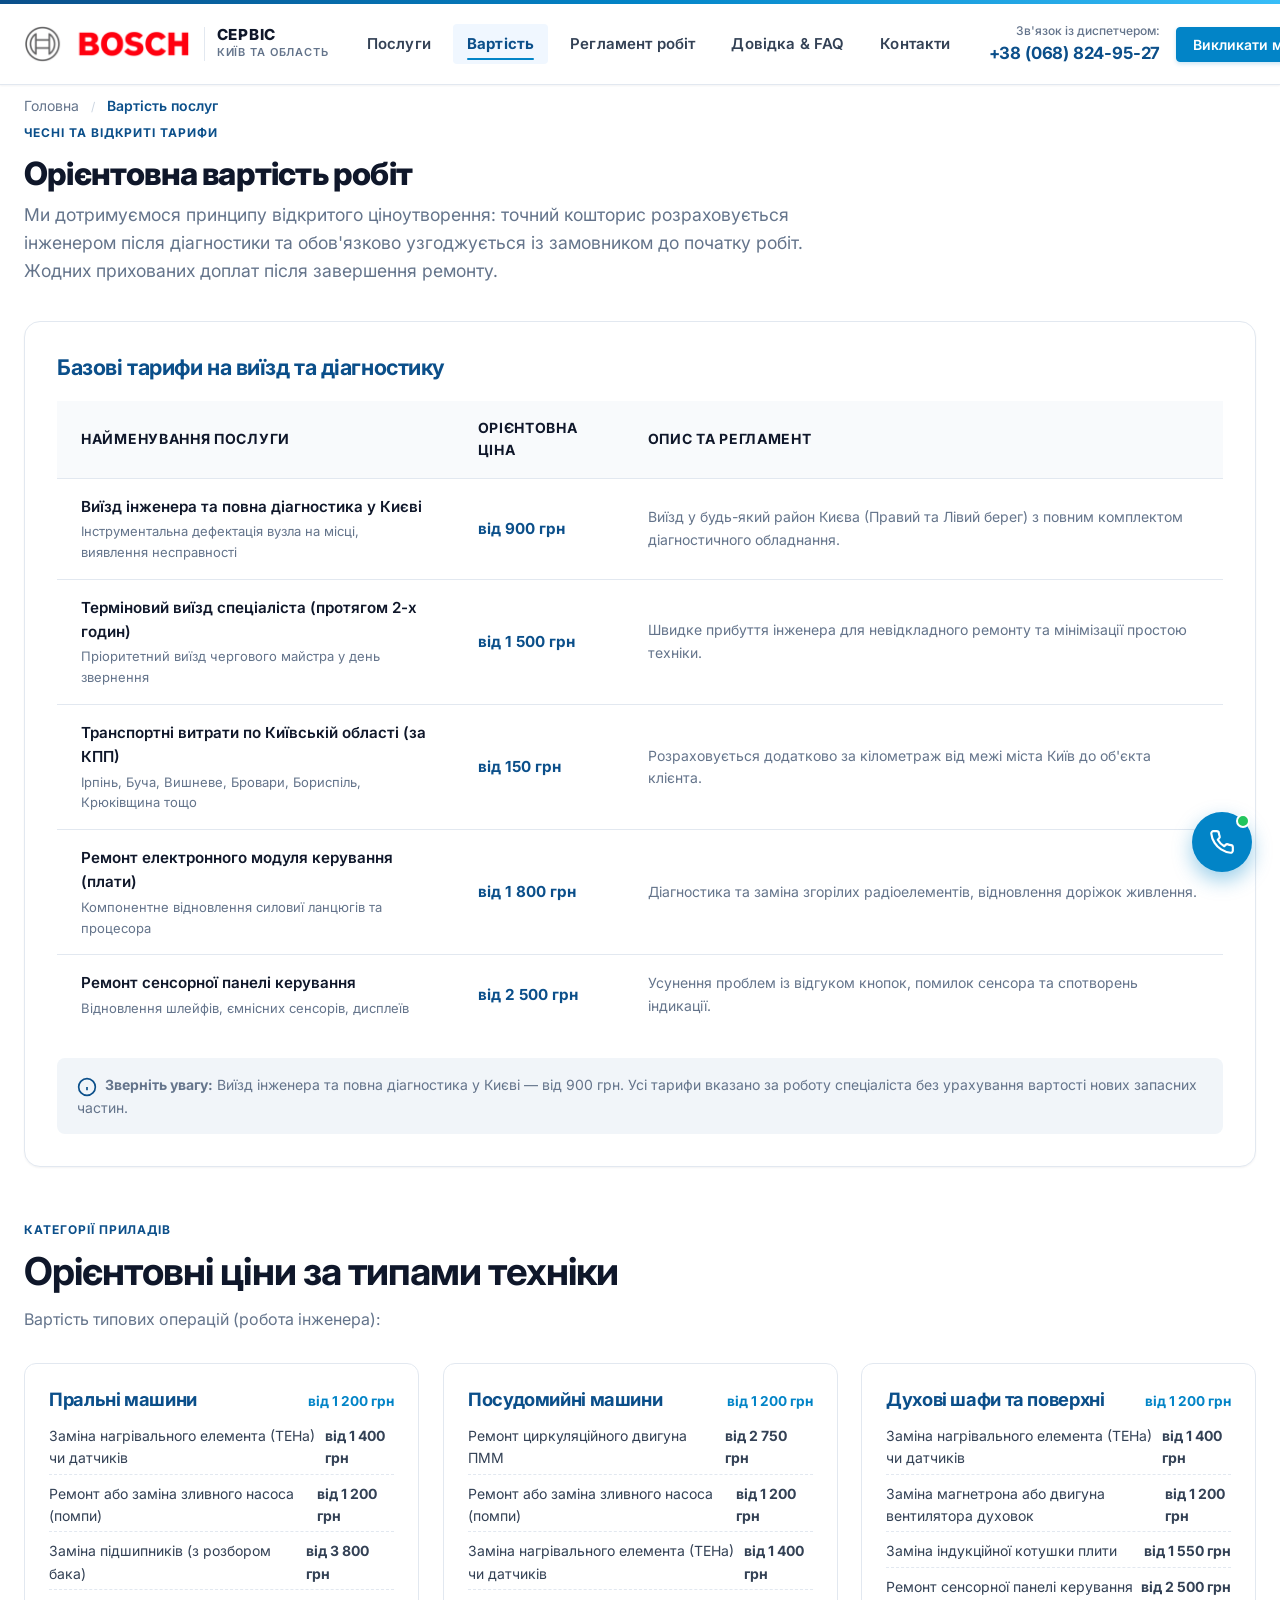
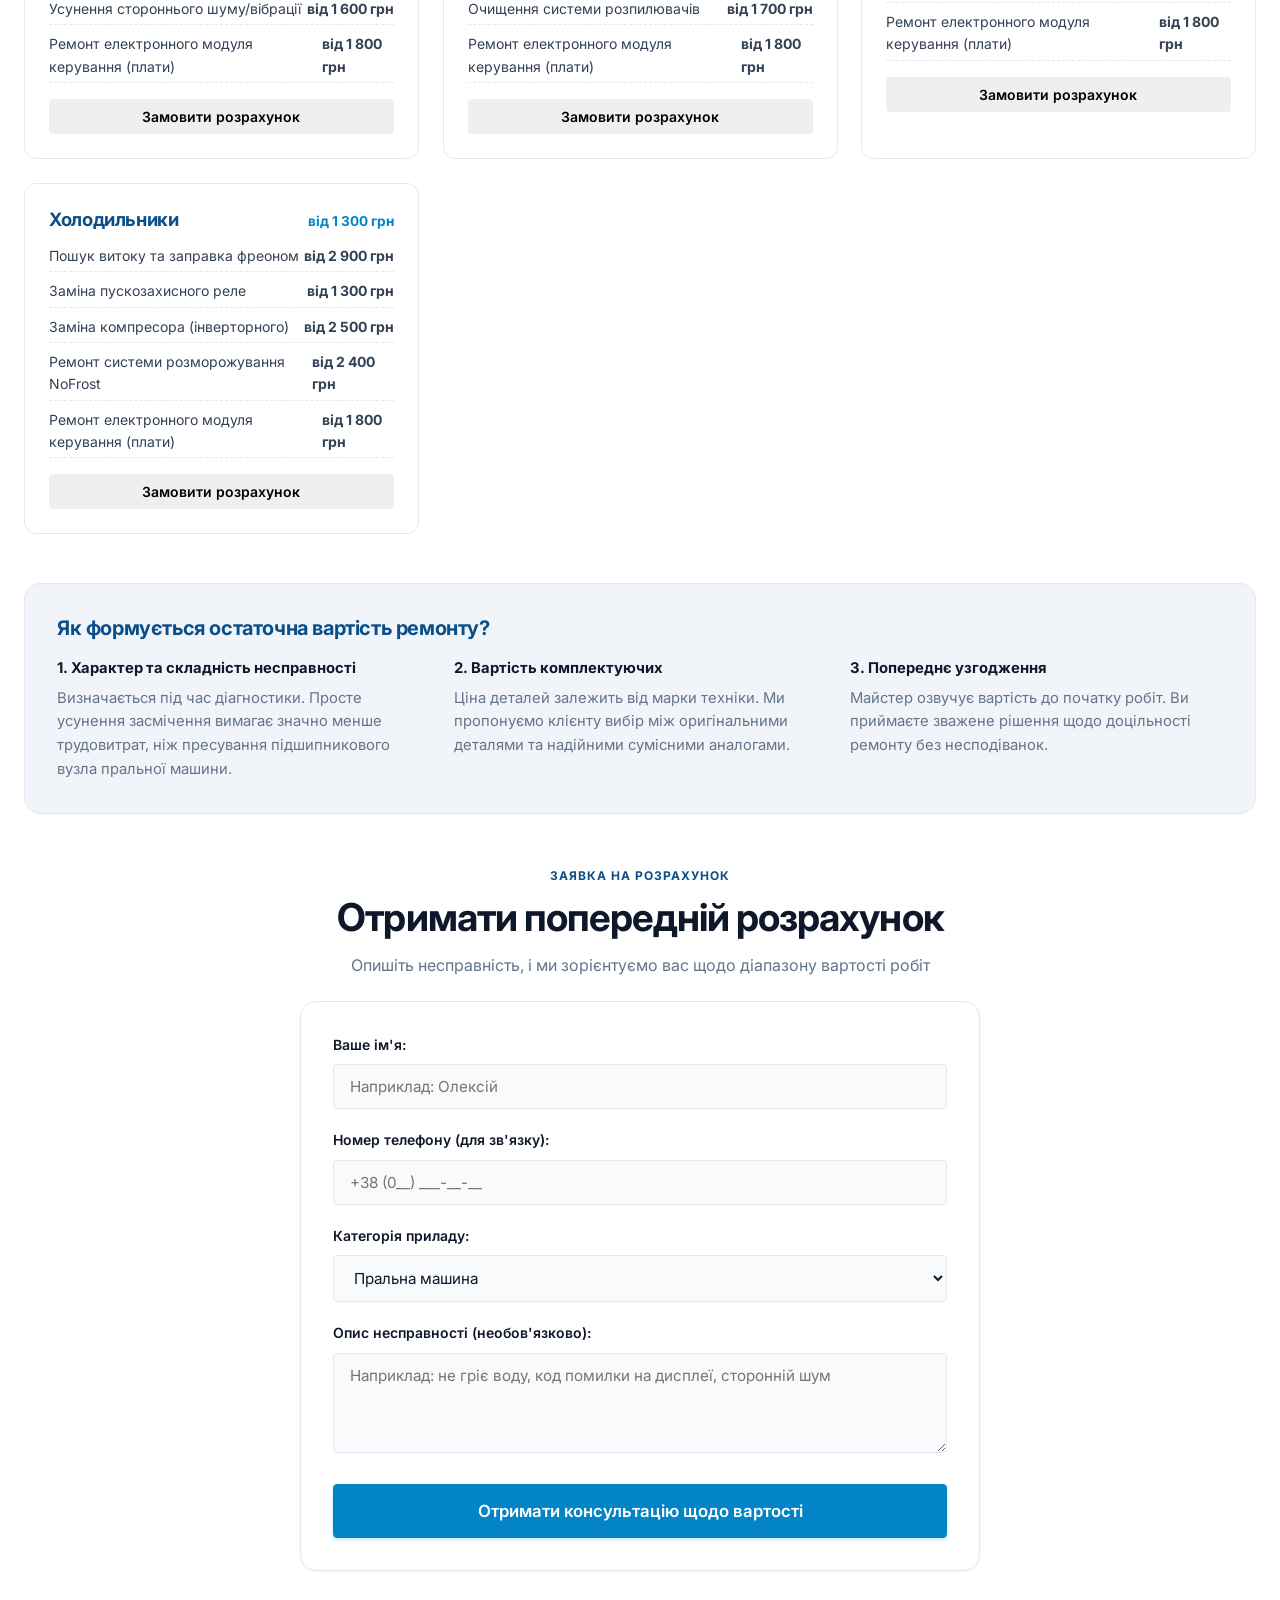
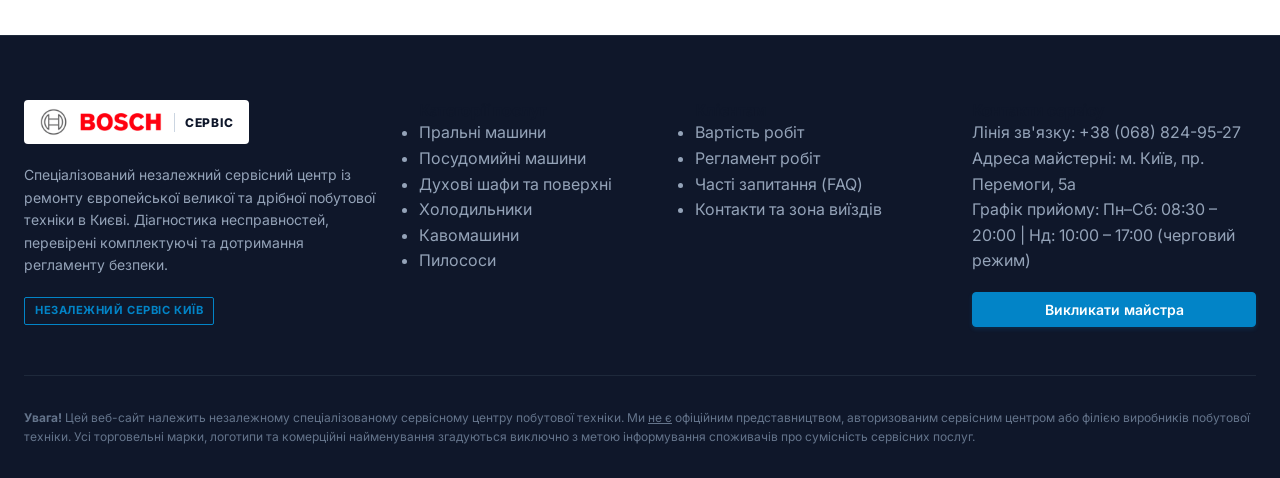
<file: prices.html>
<!DOCTYPE html>
<html lang="uk">

<head>
  <meta charset="UTF-8">
  <meta name="viewport" content="width=device-width, initial-scale=1.0">
  <title>Орієнтовна вартість ремонту побутової техніки Київ | МАЙСТЕР-СЕРВІС</title>
  <meta name="description"
    content="Прозорі тарифи на ремонт техніки в Києві. Виїзд інженера від 250 грн, діагностика від 250 грн. Кошторис робіт узгоджується до початку ремонту без прихованих платежів.">

  <!-- Favicon -->
  <link rel="icon" type="image/png" href="images/bosch-com.png">

  <!-- Шрифти Google Fonts: Inter -->
  <link rel="preconnect" href="https://fonts.googleapis.com">
  <link rel="preconnect" href="https://fonts.gstatic.com" crossorigin>
  <link href="https://fonts.googleapis.com/css2?family=Inter:wght@400;500;600;700;800&display=swap" rel="stylesheet">

  <!-- Стилі -->
  <link rel="stylesheet" href="css/styles.css">
</head>

<body>

  <!-- Декоративна фірмова бренд-смуга угорі сторінки -->
  <div class="brand-top-stripe" aria-hidden="true"></div>

  <!-- Шапка сайту -->
  <header class="site-header">
    <div class="container">
      <div class="header-inner">
        <a href="index.html" class="header-logo-wrap" aria-label="Головна сторінка">
          <img src="images/logo.png" alt="Сервісний центр" class="header-logo-img" width="160" height="38">
          <div class="logo-tag-group">
            <span class="logo-tag-title">СЕРВІС</span>
            <span class="logo-tag-sub">КИЇВ ТА ОБЛАСТЬ</span>
          </div>
        </a>

        <!-- Навігаційне меню -->
        <nav class="header-nav" id="main-navigation" aria-label="Головна навігація">
          <a href="services.html" class="nav-link">Послуги</a>
          <a href="prices.html" class="nav-link active">Вартість</a>
          <a href="process.html" class="nav-link">Регламент робіт</a>
          <a href="faq.html" class="nav-link">Довідка & FAQ</a>
          <a href="contacts.html" class="nav-link">Контакти</a>
        </nav>

        <!-- Контакти та дія -->
        <div class="header-actions">
          <div class="header-phone-box">
            <span class="header-phone-label">Зв'язок із диспетчером:</span>
            <a href="tel:+380688249527" class="header-phone-number">+38 (068) 824-95-27</a>
          </div>

          <button type="button" class="btn btn-primary btn-sm header-cta-btn" data-open-modal="call-master-modal">
            <span class="btn-text-full">Викликати майстра</span>
            <span class="btn-text-short">Виклик</span>
          </button>

          <!-- Мобільна кнопка бургер -->
          <button type="button" class="mobile-nav-toggle" aria-expanded="false" aria-controls="main-navigation"
            aria-label="Відкрити меню навігації">
            <svg width="28" height="28" viewBox="0 0 24 24" fill="none" stroke="currentColor" stroke-width="2"
              stroke-linecap="round" stroke-linejoin="round">
              <line x1="3" y1="12" x2="21" y2="12"></line>
              <line x1="3" y1="6" x2="21" y2="6"></line>
              <line x1="3" y1="18" x2="21" y2="18"></line>
            </svg>
          </button>
        </div>
      </div>
    </div>
  </header>

  <!-- Хлібні крихти та заголовок -->
  <div class="container">
    <nav class="breadcrumbs-nav" aria-label="Навігаційний ланцюжок">
      <ol class="breadcrumbs-list">
        <li class="breadcrumbs-item"><a href="index.html">Головна</a><span class="breadcrumbs-sep">/</span></li>
        <li class="breadcrumbs-item active" aria-current="page">Вартість послуг</li>
      </ol>
    </nav>
    <div class="page-header">
      <span class="section-eyebrow">Чесні та відкриті тарифи</span>
      <h1 class="page-title">Орієнтовна вартість робіт</h1>
      <p class="lead-text" style="max-width: 820px;">
        Ми дотримуємося принципу відкритого ціноутворення: точний кошторис розраховується інженером після діагностики та
        обов'язково узгоджується із замовником до початку робіт. Жодних прихованих доплат після завершення ремонту.
      </p>
    </div>
  </div>

  <main class="container" style="padding-bottom: 64px;">
    <!-- Базова таблиця тарифів -->
    <section class="card"
      style="padding: 32px; border-radius: 16px; border: 1px solid var(--color-border); background: #fff; box-shadow: var(--shadow-sm); margin-bottom: 48px;">
      <h2 style="font-size: 1.35rem; font-weight: 700; color: var(--color-brand-primary); margin-bottom: 20px;">
        Базові тарифи на виїзд та діагностику
      </h2>

      <div class="table-responsive">
        <table class="pricing-table" style="width: 100%;">
          <thead>
            <tr>
              <th>Найменування послуги</th>
              <th style="width: 170px;">Орієнтовна ціна</th>
              <th>Опис та регламент</th>
            </tr>
          </thead>
          <tbody>
            <tr>
              <td>
                <span class="price-service-name">Виїзд інженера та повна діагностика у Києві</span>
                <span class="price-service-note">Інструментальна дефектація вузла на місці, виявлення несправності</span>
              </td>
              <td class="price-value-cell">від 900 грн</td>
              <td style="font-size: 0.875rem; color: var(--color-text-muted);">
                Виїзд у будь-який район Києва (Правий та Лівий берег) з повним комплектом діагностичного обладнання.
              </td>
            </tr>
            <tr>
              <td>
                <span class="price-service-name">Терміновий виїзд спеціаліста (протягом 2-х годин)</span>
                <span class="price-service-note">Пріоритетний виїзд чергового майстра у день звернення</span>
              </td>
              <td class="price-value-cell">від 1 500 грн</td>
              <td style="font-size: 0.875rem; color: var(--color-text-muted);">
                Швидке прибуття інженера для невідкладного ремонту та мінімізації простою техніки.
              </td>
            </tr>
            <tr>
              <td>
                <span class="price-service-name">Транспортні витрати по Київській області (за КПП)</span>
                <span class="price-service-note">Ірпінь, Буча, Вишневе, Бровари, Бориспіль, Крюківщина тощо</span>
              </td>
              <td class="price-value-cell">від 150 грн</td>
              <td style="font-size: 0.875rem; color: var(--color-text-muted);">
                Розраховується додатково за кілометраж від межі міста Київ до об'єкта клієнта.
              </td>
            </tr>
            <tr>
              <td>
                <span class="price-service-name">Ремонт електронного модуля керування (плати)</span>
                <span class="price-service-note">Компонентне відновлення силовиї ланцюгів та процесора</span>
              </td>
              <td class="price-value-cell">від 1 800 грн</td>
              <td style="font-size: 0.875rem; color: var(--color-text-muted);">
                Діагностика та заміна згорілих радіоелементів, відновлення доріжок живлення.
              </td>
            </tr>
            <tr>
              <td>
                <span class="price-service-name">Ремонт сенсорної панелі керування</span>
                <span class="price-service-note">Відновлення шлейфів, ємнісних сенсорів, дисплеїв</span>
              </td>
              <td class="price-value-cell">від 2 500 грн</td>
              <td style="font-size: 0.875rem; color: var(--color-text-muted);">
                Усунення проблем із відгуком кнопок, помилок сенсора та спотворень індикації.
              </td>
            </tr>
          </tbody>
        </table>
      </div>

      <div
        style="margin-top: 24px; padding: 16px 20px; border-radius: 8px; background: var(--color-bg-subtle); font-size: 0.875rem; color: var(--color-text-muted); line-height: 1.55;">
        <span class="inline-icon-wrap"><svg viewBox="0 0 24 24">
            <circle cx="12" cy="12" r="10"></circle>
            <line x1="12" y1="16" x2="12" y2="12"></line>
            <line x1="12" y1="8" x2="12.01" y2="8"></line>
          </svg></span><strong>Зверніть увагу:</strong> Виїзд інженера та повна діагностика у Києві — від 900 грн. Усі тарифи вказано за роботу спеціаліста без урахування вартості нових запасних частин.
      </div>
    </section>

    <!-- Тарифи за категоріями техніки -->
    <div class="section-header" style="margin-bottom: 32px;">
      <span class="section-eyebrow">Категорії приладів</span>
      <h2 class="section-title">Орієнтовні ціни за типами техніки</h2>
      <p class="section-subtitle">Вартість типових операцій (робота інженера):</p>
    </div>

    <div
      style="display: grid; grid-template-columns: repeat(auto-fit, minmax(320px, 1fr)); gap: 24px; margin-bottom: 48px;">
      <!-- Пральні -->
      <div class="card"
        style="padding: 24px; border-radius: 12px; border: 1px solid var(--color-border); background: #fff;">
        <div style="display: flex; justify-content: space-between; align-items: baseline; margin-bottom: 12px;">
          <h3 style="font-size: 1.15rem; font-weight: 700; color: var(--color-brand-primary); margin: 0;">Пральні машини
          </h3>
          <span style="font-size: 0.85rem; font-weight: 700; color: var(--color-brand-accent);">від 1 200 грн</span>
        </div>
        <ul
          style="list-style: none; padding: 0; margin: 0 0 16px 0; font-size: 0.875rem; display: flex; flex-direction: column; gap: 8px;">
          <li
            style="display: flex; justify-content: space-between; border-bottom: 1px dashed var(--color-border); padding-bottom: 4px;">
            <span>Заміна нагрівального елемента (ТЕНа) чи датчиків</span><strong>від 1 400 грн</strong>
          </li>
          <li
            style="display: flex; justify-content: space-between; border-bottom: 1px dashed var(--color-border); padding-bottom: 4px;">
            <span>Ремонт або заміна зливного насоса (помпи)</span><strong>від 1 200 грн</strong>
          </li>
          <li
            style="display: flex; justify-content: space-between; border-bottom: 1px dashed var(--color-border); padding-bottom: 4px;">
            <span>Заміна підшипників (з розбором бака)</span><strong>від 3 800 грн</strong>
          </li>
          <li
            style="display: flex; justify-content: space-between; border-bottom: 1px dashed var(--color-border); padding-bottom: 4px;">
            <span>Усунення стороннього шуму/вібрації</span><strong>від 1 600 грн</strong>
          </li>
          <li
            style="display: flex; justify-content: space-between; border-bottom: 1px dashed var(--color-border); padding-bottom: 4px;">
            <span>Ремонт електронного модуля керування (плати)</span><strong>від 1 800 грн</strong>
          </li>
        </ul>
        <button type="button" class="btn btn-outline btn-sm" style="width: 100%;" data-open-modal="call-master-modal"
          data-device="Пральна машина">Замовити розрахунок</button>
      </div>

      <!-- Посудомийки -->
      <div class="card"
        style="padding: 24px; border-radius: 12px; border: 1px solid var(--color-border); background: #fff;">
        <div style="display: flex; justify-content: space-between; align-items: baseline; margin-bottom: 12px;">
          <h3 style="font-size: 1.15rem; font-weight: 700; color: var(--color-brand-primary); margin: 0;">Посудомийні
            машини</h3>
          <span style="font-size: 0.85rem; font-weight: 700; color: var(--color-brand-accent);">від 1 200 грн</span>
        </div>
        <ul
          style="list-style: none; padding: 0; margin: 0 0 16px 0; font-size: 0.875rem; display: flex; flex-direction: column; gap: 8px;">
          <li
            style="display: flex; justify-content: space-between; border-bottom: 1px dashed var(--color-border); padding-bottom: 4px;">
            <span>Ремонт циркуляційного двигуна ПММ</span><strong>від 2 750 грн</strong>
          </li>
          <li
            style="display: flex; justify-content: space-between; border-bottom: 1px dashed var(--color-border); padding-bottom: 4px;">
            <span>Ремонт або заміна зливного насоса (помпи)</span><strong>від 1 200 грн</strong>
          </li>
          <li
            style="display: flex; justify-content: space-between; border-bottom: 1px dashed var(--color-border); padding-bottom: 4px;">
            <span>Заміна нагрівального елемента (ТЕНа) чи датчиків</span><strong>від 1 400 грн</strong>
          </li>
          <li
            style="display: flex; justify-content: space-between; border-bottom: 1px dashed var(--color-border); padding-bottom: 4px;">
            <span>Очищення системи розпилювачів</span><strong>від 1 700 грн</strong>
          </li>
          <li
            style="display: flex; justify-content: space-between; border-bottom: 1px dashed var(--color-border); padding-bottom: 4px;">
            <span>Ремонт електронного модуля керування (плати)</span><strong>від 1 800 грн</strong>
          </li>
        </ul>
        <button type="button" class="btn btn-outline btn-sm" style="width: 100%;" data-open-modal="call-master-modal"
          data-device="Посудомийна машина">Замовити розрахунок</button>
      </div>

      <!-- Духові шафи та поверхні -->
      <div class="card"
        style="padding: 24px; border-radius: 12px; border: 1px solid var(--color-border); background: #fff;">
        <div style="display: flex; justify-content: space-between; align-items: baseline; margin-bottom: 12px;">
          <h3 style="font-size: 1.15rem; font-weight: 700; color: var(--color-brand-primary); margin: 0;">Духові шафи та
            поверхні</h3>
          <span style="font-size: 0.85rem; font-weight: 700; color: var(--color-brand-accent);">від 1 200 грн</span>
        </div>
        <ul
          style="list-style: none; padding: 0; margin: 0 0 16px 0; font-size: 0.875rem; display: flex; flex-direction: column; gap: 8px;">
          <li
            style="display: flex; justify-content: space-between; border-bottom: 1px dashed var(--color-border); padding-bottom: 4px;">
            <span>Заміна нагрівального елемента (ТЕНа) чи датчиків</span><strong>від 1 400 грн</strong>
          </li>
          <li
            style="display: flex; justify-content: space-between; border-bottom: 1px dashed var(--color-border); padding-bottom: 4px;">
            <span>Заміна магнетрона або двигуна вентилятора духовок</span><strong>від 1 200 грн</strong>
          </li>
          <li
            style="display: flex; justify-content: space-between; border-bottom: 1px dashed var(--color-border); padding-bottom: 4px;">
            <span>Заміна індукційної котушки плити</span><strong>від 1 550 грн</strong>
          </li>
          <li
            style="display: flex; justify-content: space-between; border-bottom: 1px dashed var(--color-border); padding-bottom: 4px;">
            <span>Ремонт сенсорної панелі керування</span><strong>від 2 500 грн</strong>
          </li>
          <li
            style="display: flex; justify-content: space-between; border-bottom: 1px dashed var(--color-border); padding-bottom: 4px;">
            <span>Ремонт електронного модуля керування (плати)</span><strong>від 1 800 грн</strong>
          </li>
        </ul>
        <button type="button" class="btn btn-outline btn-sm" style="width: 100%;" data-open-modal="call-master-modal"
          data-device="Духова шафа / Варильна поверхня">Замовити розрахунок</button>
      </div>

      <!-- Холодильники -->
      <div class="card"
        style="padding: 24px; border-radius: 12px; border: 1px solid var(--color-border); background: #fff;">
        <div style="display: flex; justify-content: space-between; align-items: baseline; margin-bottom: 12px;">
          <h3 style="font-size: 1.15rem; font-weight: 700; color: var(--color-brand-primary); margin: 0;">Холодильники
          </h3>
          <span style="font-size: 0.85rem; font-weight: 700; color: var(--color-brand-accent);">від 1 300 грн</span>
        </div>
        <ul
          style="list-style: none; padding: 0; margin: 0 0 16px 0; font-size: 0.875rem; display: flex; flex-direction: column; gap: 8px;">
          <li
            style="display: flex; justify-content: space-between; border-bottom: 1px dashed var(--color-border); padding-bottom: 4px;">
            <span>Пошук витоку та заправка фреоном</span><strong>від 2 900 грн</strong>
          </li>
          <li
            style="display: flex; justify-content: space-between; border-bottom: 1px dashed var(--color-border); padding-bottom: 4px;">
            <span>Заміна пускозахисного реле</span><strong>від 1 300 грн</strong>
          </li>
          <li
            style="display: flex; justify-content: space-between; border-bottom: 1px dashed var(--color-border); padding-bottom: 4px;">
            <span>Заміна компресора (інверторного)</span><strong>від 2 500 грн</strong>
          </li>
          <li
            style="display: flex; justify-content: space-between; border-bottom: 1px dashed var(--color-border); padding-bottom: 4px;">
            <span>Ремонт системи розморожування NoFrost</span><strong>від 2 400 грн</strong>
          </li>
          <li
            style="display: flex; justify-content: space-between; border-bottom: 1px dashed var(--color-border); padding-bottom: 4px;">
            <span>Ремонт електронного модуля керування (плати)</span><strong>від 1 800 грн</strong>
          </li>
        </ul>
        <button type="button" class="btn btn-outline btn-sm" style="width: 100%;" data-open-modal="call-master-modal"
          data-device="Холодильник">Замовити розрахунок</button>
      </div>
    </div>

    <!-- Політика формування цін -->
    <div class="card"
      style="padding: 32px; border-radius: 16px; background: var(--color-bg-subtle); border: 1px solid var(--color-border); margin-bottom: 48px;">
      <h3 style="font-size: 1.25rem; font-weight: 700; color: var(--color-brand-primary); margin-bottom: 16px;">
        Як формується остаточна вартість ремонту?
      </h3>
      <div
        style="display: grid; grid-template-columns: repeat(auto-fit, minmax(260px, 1fr)); gap: 24px; font-size: 0.925rem; color: var(--color-text-muted);">
        <div>
          <strong style="color: var(--color-text-title); display: block; margin-bottom: 6px;">1. Характер та складність
            несправності</strong>
          Визначається під час діагностики. Просте усунення засмічення вимагає значно менше трудовитрат, ніж пресування
          підшипникового вузла пральної машини.
        </div>
        <div>
          <strong style="color: var(--color-text-title); display: block; margin-bottom: 6px;">2. Вартість
            комплектуючих</strong>
          Ціна деталей залежить від марки техніки. Ми пропонуємо клієнту вибір між оригінальними деталями та надійними
          сумісними аналогами.
        </div>
        <div>
          <strong style="color: var(--color-text-title); display: block; margin-bottom: 6px;">3. Попереднє
            узгодження</strong>
          Майстер озвучує вартість до початку робіт. Ви приймаєте зважене рішення щодо доцільності ремонту без
          несподіванок.
        </div>
      </div>
    </div>

    <!-- Форма запису на діагностику -->
    <div style="max-width: 680px; margin: 0 auto;">
      <div class="section-header" style="text-align: center; margin-bottom: 24px;">
        <span class="section-eyebrow">Заявка на розрахунок</span>
        <h2 class="section-title">Отримати попередній розрахунок</h2>
        <p class="section-subtitle">Опишіть несправність, і ми зорієнтуємо вас щодо діапазону вартості робіт</p>
      </div>

      <div class="card"
        style="padding: 32px; border-radius: 16px; border: 1px solid var(--color-border); background: #fff; box-shadow: var(--shadow-sm);">
        <form class="ajax-repair-form" data-form-source="Сторінка тарифів (prices.html)">
          <input type="text" name="website_hp" class="hp-input" tabindex="-1" autocomplete="off">
          <div class="status-toast" style="display: none;"></div>

          <div class="form-group">
            <label for="p-name" class="form-label">Ваше ім'я:</label>
            <input type="text" id="p-name" name="name" class="form-input" placeholder="Наприклад: Олексій" required>
          </div>

          <div class="form-group">
            <label for="p-phone" class="form-label">Номер телефону (для зв'язку):</label>
            <input type="tel" id="p-phone" name="phone" class="form-input" placeholder="+38 (0__) ___-__-__" required>
          </div>

          <div class="form-group">
            <label for="p-device" class="form-label">Категорія приладу:</label>
            <select id="p-device" name="device" class="form-select">
              <option value="Пральна машина">Пральна машина</option>
              <option value="Посудомийна машина">Посудомийна машина</option>
              <option value="Духова шафа / Варильна поверхня">Духова шафа / Варильна поверхня</option>
              <option value="Холодильник">Холодильник</option>
              <option value="Кавомашина">Кавомашина</option>
              <option value="Пилосос">Пилосос</option>
              <option value="Кухонний комбайн">Кухонний комбайн</option>
              <option value="Інша техніка">Інша техніка</option>
            </select>
          </div>

          <div class="form-group">
            <label for="p-message" class="form-label">Опис несправності (необов'язково):</label>
            <textarea id="p-message" name="message" class="form-textarea"
              placeholder="Наприклад: не гріє воду, код помилки на дисплеї, сторонній шум"></textarea>
          </div>

          <div class="form-submit-row">
            <button type="submit" class="btn btn-primary btn-lg" style="width: 100%;">
              <span>Отримати консультацію щодо вартості</span>
            </button>
          </div>
        </form>
      </div>
    </div>
  </main>

  <!-- Футер -->
  <footer class="site-footer">
    <div class="container">
      <div class="footer-grid">
        <div>
          <div class="footer-logo-wrap">
            <img src="images/logo.png" alt="Сервісний центр" class="footer-logo-img" width="140" height="30">
            <span class="footer-logo-tag">СЕРВІС</span>
          </div>
          <p class="footer-brand-desc">
            Спеціалізований незалежний сервісний центр із ремонту європейської великої та дрібної побутової техніки в
            Києві. Діагностика несправностей, перевірені комплектуючі та дотримання регламенту безпеки.
          </p>
          <span class="badge badge-outline" style="font-size: 0.7rem;">НЕЗАЛЕЖНИЙ СЕРВІС КИЇВ</span>
        </div>

        <div>
          <h4 class="footer-nav-title">Категорії послуг</h4>
          <ul class="footer-nav-list">
            <li><a href="services.html#pralni-mashyny" class="footer-nav-link">Пральні машини</a></li>
            <li><a href="services.html#posudomiini-mashyny" class="footer-nav-link">Посудомийні машини</a></li>
            <li><a href="services.html#duhovi-shafy" class="footer-nav-link">Духові шафи та поверхні</a></li>
            <li><a href="services.html#kholodylnyky" class="footer-nav-link">Холодильники</a></li>
            <li><a href="services.html#kavomashyny" class="footer-nav-link">Кавомашини</a></li>
            <li><a href="services.html#pylososy" class="footer-nav-link">Пилососи</a></li>
          </ul>
        </div>

        <div>
          <h4 class="footer-nav-title">Клієнтам</h4>
          <ul class="footer-nav-list">
            <li><a href="prices.html" class="footer-nav-link">Вартість робіт</a></li>
            <li><a href="process.html" class="footer-nav-link">Регламент робіт</a></li>
            <li><a href="faq.html" class="footer-nav-link">Часті запитання (FAQ)</a></li>
            <li><a href="contacts.html" class="footer-nav-link">Контакти та зона виїздів</a></li>
          </ul>
        </div>

        <div>
          <h4 class="footer-nav-title">Контакти сервісу</h4>
          <div class="footer-contact-item">
            <span class="footer-contact-label">Лінія зв'язку:</span>
            <a href="tel:+380688249527" class="footer-phone-val">+38 (068) 824-95-27</a>
          </div>
          <div class="footer-contact-item">
            <span class="footer-contact-label">Адреса майстерні:</span>
            <span class="footer-address-val">м. Київ, пр. Перемоги, 5а</span>
          </div>
          <div class="footer-contact-item">
            <span class="footer-contact-label">Графік прийому:</span>
            <span class="footer-hours-val">Пн–Сб: 08:30 – 20:00 | Нд: 10:00 – 17:00 (черговий режим)</span>
          </div>
          <div style="margin-top: 18px;">
            <button type="button" class="btn btn-primary btn-sm" style="width: 100%;"
              data-open-modal="call-master-modal">
              <span>Викликати майстра</span>
            </button>
          </div>
        </div>
      </div>

      <div class="footer-bottom-strip">
        <p class="footer-disclaimer-text">
          <strong>Увага!</strong> Цей веб-сайт належить незалежному спеціалізованому сервісному центру
          побутової техніки. Ми <u>не є</u> офіційним представництвом, авторизованим сервісним центром або філією
          виробників побутової техніки. Усі торговельні марки, логотипи та комерційні найменування згадуються виключно з
          метою інформування споживачів про сумісність сервісних послуг.
        </p>
      </div>
    </div>
  </footer>

  <!-- Модальне вікно -->
  <div class="modal-backdrop" id="call-master-modal" role="dialog" aria-modal="true" aria-labelledby="modal-title">
    <div class="modal-dialog modal-window">
      <button type="button" class="modal-close-btn" data-close-modal aria-label="Закрити вікно">&times;</button>
      <div class="modal-header">
        <span class="modal-badge">ЗАПИС НА ВІЗИТ МАЙСТРА</span>
        <h3 class="modal-title" id="modal-title">Оформлення заявки на ремонт</h3>
        <p class="modal-sub">Черговий спеціаліст зв'яжеться з вами для уточнення деталей та погодження часу.</p>
      </div>

      <form class="ajax-repair-form" data-form-source="Модальне вікно (Вартість)">
        <input type="text" name="website_hp" class="hp-input" tabindex="-1" autocomplete="off">
        <div class="status-toast" style="display: none;"></div>

        <div class="form-group">
          <label for="modal-name" class="form-label">Ваше ім'я:</label>
          <input type="text" id="modal-name" name="name" class="form-input" placeholder="Наприклад: Олексій" required>
        </div>

        <div class="form-group">
          <label for="modal-phone" class="form-label">Номер телефону:</label>
          <input type="tel" id="modal-phone" name="phone" class="form-input" placeholder="+38 (0__) ___-__-__" required>
        </div>

        <div class="form-group">
          <label for="modal-device" class="form-label">Категорія приладу:</label>
          <select id="modal-device" name="device" class="form-select">
            <option value="Пральна машина">Пральна машина</option>
            <option value="Посудомийна машина">Посудомийна машина</option>
            <option value="Духова шафа / Варильна поверхня">Духова шафа / Варильна поверхня</option>
            <option value="Холодильник">Холодильник</option>
            <option value="Кавомашина">Кавомашина</option>
            <option value="Пилосос">Пилосос</option>
            <option value="Кухонний комбайн">Кухонний комбайн</option>
            <option value="Інша техніка">Інша техніка</option>
          </select>
        </div>

        <div class="form-group">
          <label for="modal-message" class="form-label">Опис несправності (необов'язково):</label>
          <input type="text" id="modal-message" name="message" class="form-input"
            placeholder="Не вмикається, протікає, код помилки">
        </div>

        <div class="form-submit-row">
          <button type="submit" class="btn btn-primary btn-lg" style="width: 100%;">
            <span>Підтвердити виклик</span>
          </button>
        </div>
      </form>
    </div>
  </div>

  <!-- Кнопка скролу вгору -->
  <button type="button" class="scroll-top-btn" aria-label="Вгору сторінки" title="Вгору">
    <svg width="22" height="22" viewBox="0 0 24 24" fill="none" stroke="currentColor" stroke-width="2.5" stroke-linecap="round" stroke-linejoin="round">
      <line x1="12" y1="19" x2="12" y2="5"></line>
      <polyline points="5 12 12 5 19 12"></polyline>
    </svg>
  </button>

  <!-- Плаваючий віджет швидкого дзвінка -->
  <div class="sticky-chat-widget">
    <a href="tel:+380688249527" class="chat-toggle-btn" aria-label="Зателефонувати: +38 (068) 824-95-27" title="+38 (068) 824-95-27">
      <span class="chat-badge-pulse"></span>
      <svg width="26" height="26" viewBox="0 0 24 24" fill="none" stroke="currentColor" stroke-width="2" stroke-linecap="round" stroke-linejoin="round">
        <path d="M22 16.92v3a2 2 0 0 1-2.18 2 19.79 19.79 0 0 1-8.63-3.07 19.5 19.5 0 0 1-6-6 19.79 19.79 0 0 1-3.07-8.67A2 2 0 0 1 4.11 2h3a2 2 0 0 1 2 1.72 12.84 12.84 0 0 0 .7 2.81 2 2 0 0 1-.45 2.11L8.09 9.91a16 16 0 0 0 6 6l1.27-1.27a2 2 0 0 1 2.11-.45 12.84 12.84 0 0 0 2.81.7A2 2 0 0 1 22 16.92z"></path>
      </svg>
    </a>
  </div>

  <!-- Скрипти сайту -->
  <script src="js/config.js"></script>
  <script src="js/main.js"></script>
</body>

</html>
</file>
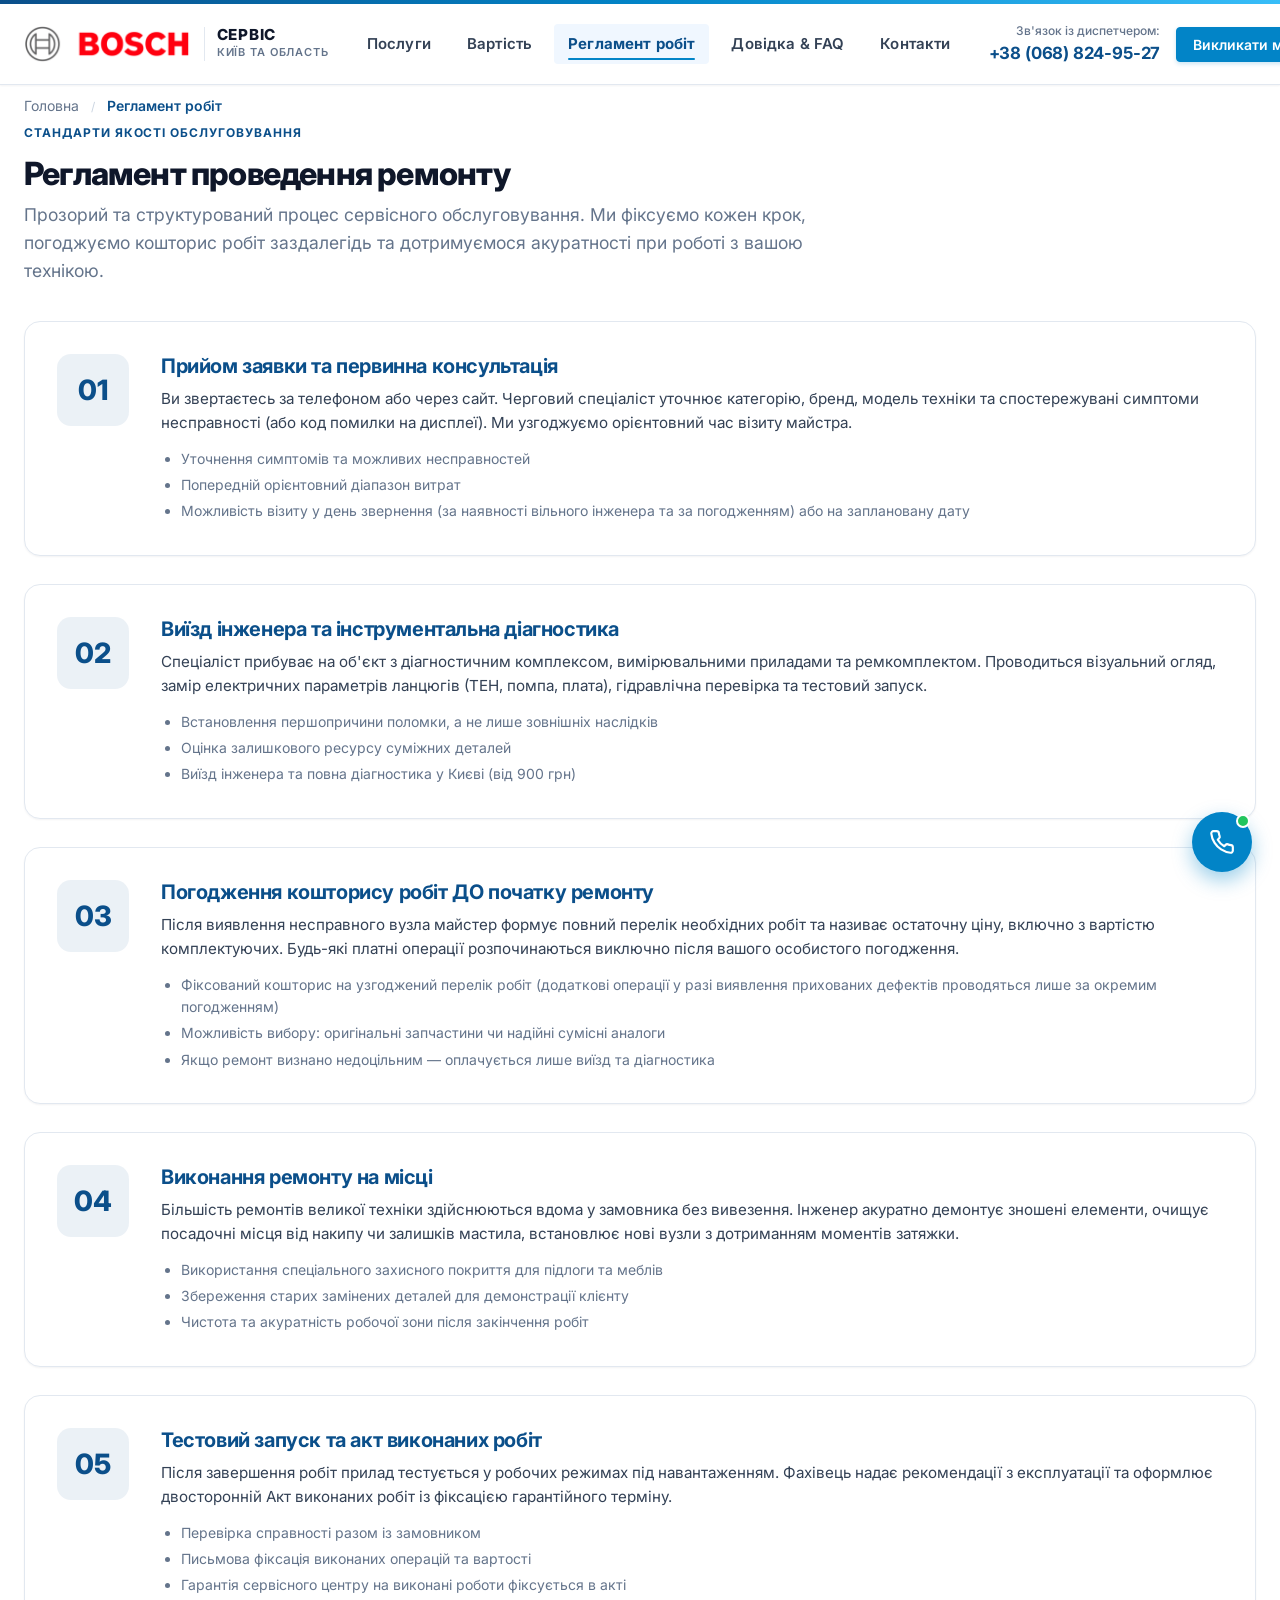
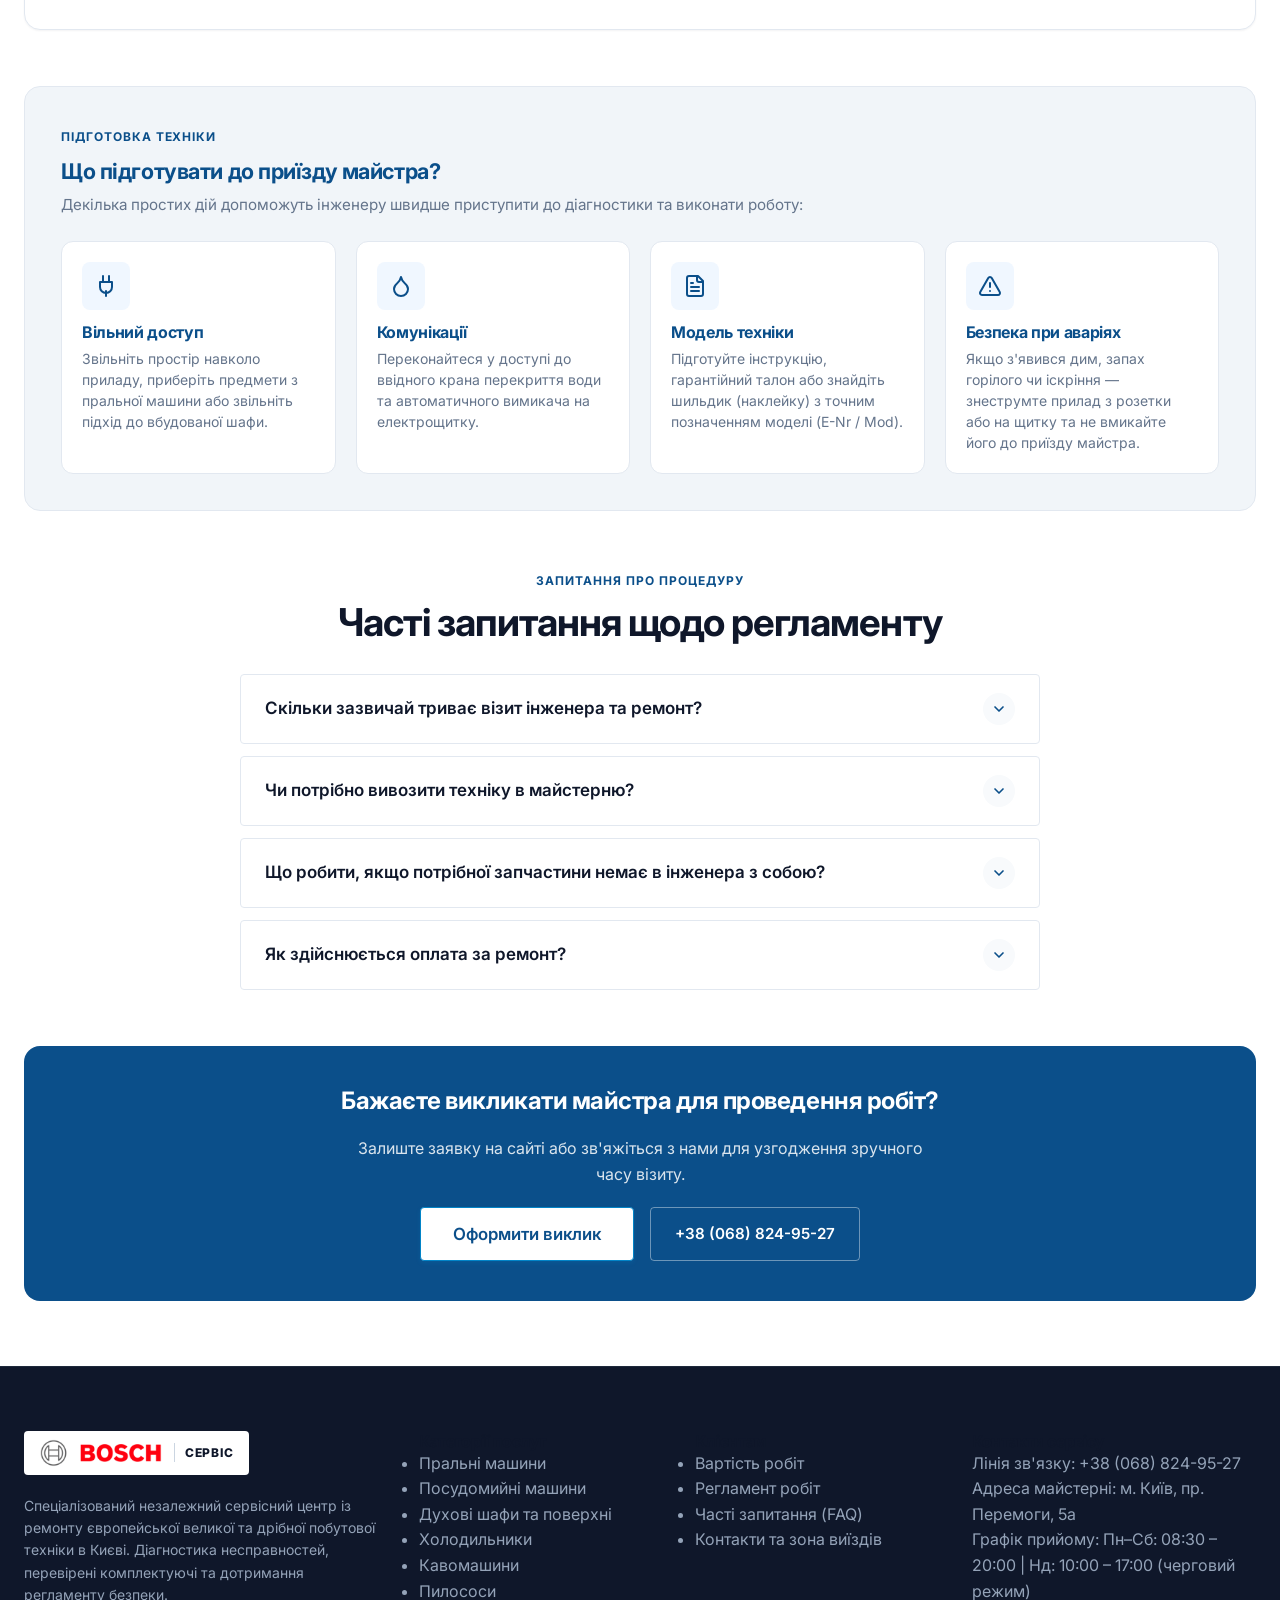
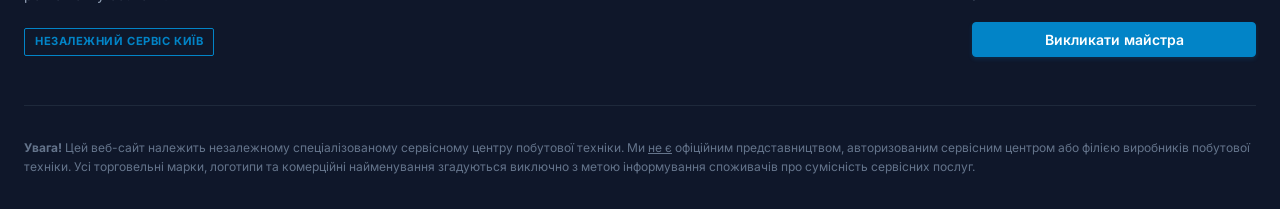
<file: process.html>
<!DOCTYPE html>
<html lang="uk">

<head>
  <meta charset="UTF-8">
  <meta name="viewport" content="width=device-width, initial-scale=1.0">
  <title>Як відбувається ремонт — Регламент робіт | МАЙСТЕР-СЕРВІС</title>
  <meta name="description"
    content="Покроковий порядок обслуговування побутової техніки у Києві: етапи робіт, погодження вартості та пам'ятка клієнту перед візитом майстра.">

  <!-- Favicon -->
  <link rel="icon" type="image/png" href="images/bosch-com.png">

  <!-- Шрифти Google Fonts: Inter -->
  <link rel="preconnect" href="https://fonts.googleapis.com">
  <link rel="preconnect" href="https://fonts.gstatic.com" crossorigin>
  <link href="https://fonts.googleapis.com/css2?family=Inter:wght@400;500;600;700;800&display=swap" rel="stylesheet">

  <!-- Стилі -->
  <link rel="stylesheet" href="css/styles.css">
</head>

<body>

  <!-- Декоративна фірмова бренд-смуга угорі сторінки -->
  <div class="brand-top-stripe" aria-hidden="true"></div>

  <!-- Шапка сайту -->
  <header class="site-header">
    <div class="container">
      <div class="header-inner">
        <a href="index.html" class="header-logo-wrap" aria-label="Головна сторінка">
          <img src="images/logo.png" alt="Сервісний центр" class="header-logo-img" width="160" height="38">
          <div class="logo-tag-group">
            <span class="logo-tag-title">СЕРВІС</span>
            <span class="logo-tag-sub">КИЇВ ТА ОБЛАСТЬ</span>
          </div>
        </a>

        <!-- Навігаційне меню -->
        <nav class="header-nav" id="main-navigation" aria-label="Головна навігація">
          <a href="services.html" class="nav-link">Послуги</a>
          <a href="prices.html" class="nav-link">Вартість</a>
          <a href="process.html" class="nav-link active">Регламент робіт</a>
          <a href="faq.html" class="nav-link">Довідка & FAQ</a>
          <a href="contacts.html" class="nav-link">Контакти</a>
        </nav>

        <!-- Контакти та дія -->
        <div class="header-actions">
          <div class="header-phone-box">
            <span class="header-phone-label">Зв'язок із диспетчером:</span>
            <a href="tel:+380688249527" class="header-phone-number">+38 (068) 824-95-27</a>
          </div>

          <button type="button" class="btn btn-primary btn-sm header-cta-btn" data-open-modal="call-master-modal">
            <span class="btn-text-full">Викликати майстра</span>
            <span class="btn-text-short">Виклик</span>
          </button>

          <button type="button" class="mobile-nav-toggle" aria-expanded="false" aria-controls="main-navigation"
            aria-label="Відкрити меню навігації">
            <svg width="28" height="28" viewBox="0 0 24 24" fill="none" stroke="currentColor" stroke-width="2"
              stroke-linecap="round" stroke-linejoin="round">
              <line x1="3" y1="12" x2="21" y2="12"></line>
              <line x1="3" y1="6" x2="21" y2="6"></line>
              <line x1="3" y1="18" x2="21" y2="18"></line>
            </svg>
          </button>
        </div>
      </div>
    </div>
  </header>

  <!-- Хлібні крихти та заголовок -->
  <div class="container">
    <nav class="breadcrumbs-nav" aria-label="Навігаційний ланцюжок">
      <ol class="breadcrumbs-list">
        <li class="breadcrumbs-item"><a href="index.html">Головна</a><span class="breadcrumbs-sep">/</span></li>
        <li class="breadcrumbs-item active" aria-current="page">Регламент робіт</li>
      </ol>
    </nav>
    <div class="page-header">
      <span class="section-eyebrow">Стандарти якості обслуговування</span>
      <h1 class="page-title">Регламент проведення ремонту</h1>
      <p class="lead-text" style="max-width: 820px;">
        Прозорий та структурований процес сервісного обслуговування. Ми фіксуємо кожен крок, погоджуємо кошторис робіт
        заздалегідь та дотримуємося акуратності при роботі з вашою технікою.
      </p>
    </div>
  </div>

  <main class="container" style="padding-bottom: 64px;">
    <!-- 5 Етапів -->
    <div style="display: flex; flex-direction: column; gap: 28px; margin-bottom: 56px;">

      <!-- Крок 1 -->
      <div class="card"
        style="padding: 32px; border-radius: 16px; border: 1px solid var(--color-border); background: #fff; display: grid; grid-template-columns: 80px 1fr; gap: 24px; align-items: flex-start; box-shadow: var(--shadow-sm);">
        <div
          style="width: 72px; height: 72px; border-radius: 14px; background: rgba(11, 79, 138, 0.08); color: var(--color-brand-primary); display: flex; align-items: center; justify-content: center; font-size: 1.75rem; font-weight: 800;">
          01
        </div>
        <div>
          <h2 style="font-size: 1.25rem; font-weight: 700; color: var(--color-brand-primary); margin-bottom: 8px;">
            Прийом заявки та первинна консультація
          </h2>
          <p style="color: var(--color-text-body); font-size: 0.95rem; line-height: 1.6; margin-bottom: 12px;">
            Ви звертаєтесь за телефоном або через сайт. Черговий спеціаліст уточнює категорію, бренд, модель техніки та
            спостережувані симптоми несправності (або код помилки на дисплеї). Ми узгоджуємо орієнтовний час візиту
            майстра.
          </p>
          <ul
            style="margin: 0; padding-left: 20px; color: var(--color-text-muted); font-size: 0.875rem; display: flex; flex-direction: column; gap: 4px;">
            <li>Уточнення симптомів та можливих несправностей</li>
            <li>Попередній орієнтовний діапазон витрат</li>
            <li>Можливість візиту у день звернення (за наявності вільного інженера та за погодженням) або на заплановану дату</li>
          </ul>
        </div>
      </div>

      <!-- Крок 2 -->
      <div class="card"
        style="padding: 32px; border-radius: 16px; border: 1px solid var(--color-border); background: #fff; display: grid; grid-template-columns: 80px 1fr; gap: 24px; align-items: flex-start; box-shadow: var(--shadow-sm);">
        <div
          style="width: 72px; height: 72px; border-radius: 14px; background: rgba(11, 79, 138, 0.08); color: var(--color-brand-primary); display: flex; align-items: center; justify-content: center; font-size: 1.75rem; font-weight: 800;">
          02
        </div>
        <div>
          <h2 style="font-size: 1.25rem; font-weight: 700; color: var(--color-brand-primary); margin-bottom: 8px;">
            Виїзд інженера та інструментальна діагностика
          </h2>
          <p style="color: var(--color-text-body); font-size: 0.95rem; line-height: 1.6; margin-bottom: 12px;">
            Спеціаліст прибуває на об'єкт з діагностичним комплексом, вимірювальними приладами та ремкомплектом.
            Проводиться візуальний огляд, замір електричних параметрів ланцюгів (ТЕН, помпа, плата), гідравлічна
            перевірка та тестовий запуск.
          </p>
          <ul
            style="margin: 0; padding-left: 20px; color: var(--color-text-muted); font-size: 0.875rem; display: flex; flex-direction: column; gap: 4px;">
            <li>Встановлення першопричини поломки, а не лише зовнішніх наслідків</li>
            <li>Оцінка залишкового ресурсу суміжних деталей</li>
            <li>Виїзд інженера та повна діагностика у Києві (від 900 грн)</li>
          </ul>
        </div>
      </div>

      <!-- Крок 3 -->
      <div class="card"
        style="padding: 32px; border-radius: 16px; border: 1px solid var(--color-border); background: #fff; display: grid; grid-template-columns: 80px 1fr; gap: 24px; align-items: flex-start; box-shadow: var(--shadow-sm);">
        <div
          style="width: 72px; height: 72px; border-radius: 14px; background: rgba(11, 79, 138, 0.08); color: var(--color-brand-primary); display: flex; align-items: center; justify-content: center; font-size: 1.75rem; font-weight: 800;">
          03
        </div>
        <div>
          <h2 style="font-size: 1.25rem; font-weight: 700; color: var(--color-brand-primary); margin-bottom: 8px;">
            Погодження кошторису робіт ДО початку ремонту
          </h2>
          <p style="color: var(--color-text-body); font-size: 0.95rem; line-height: 1.6; margin-bottom: 12px;">
            Після виявлення несправного вузла майстер формує повний перелік необхідних робіт та називає остаточну ціну,
            включно з вартістю комплектуючих. Будь-які платні операції розпочинаються виключно після вашого особистого
            погодження.
          </p>
          <ul
            style="margin: 0; padding-left: 20px; color: var(--color-text-muted); font-size: 0.875rem; display: flex; flex-direction: column; gap: 4px;">
            <li>Фіксований кошторис на узгоджений перелік робіт (додаткові операції у разі виявлення прихованих дефектів проводяться лише за окремим погодженням)</li>
            <li>Можливість вибору: оригінальні запчастини чи надійні сумісні аналоги</li>
            <li>Якщо ремонт визнано недоцільним — оплачується лише виїзд та діагностика</li>
          </ul>
        </div>
      </div>

      <!-- Крок 4 -->
      <div class="card"
        style="padding: 32px; border-radius: 16px; border: 1px solid var(--color-border); background: #fff; display: grid; grid-template-columns: 80px 1fr; gap: 24px; align-items: flex-start; box-shadow: var(--shadow-sm);">
        <div
          style="width: 72px; height: 72px; border-radius: 14px; background: rgba(11, 79, 138, 0.08); color: var(--color-brand-primary); display: flex; align-items: center; justify-content: center; font-size: 1.75rem; font-weight: 800;">
          04
        </div>
        <div>
          <h2 style="font-size: 1.25rem; font-weight: 700; color: var(--color-brand-primary); margin-bottom: 8px;">
            Виконання ремонту на місці
          </h2>
          <p style="color: var(--color-text-body); font-size: 0.95rem; line-height: 1.6; margin-bottom: 12px;">
            Більшість ремонтів великої техніки здійснюються вдома у замовника без вивезення. Інженер акуратно демонтує
            зношені елементи, очищує посадочні місця від накипу чи залишків мастила, встановлює нові вузли з дотриманням
            моментів затяжки.
          </p>
          <ul
            style="margin: 0; padding-left: 20px; color: var(--color-text-muted); font-size: 0.875rem; display: flex; flex-direction: column; gap: 4px;">
            <li>Використання спеціального захисного покриття для підлоги та меблів</li>
            <li>Збереження старих замінених деталей для демонстрації клієнту</li>
            <li>Чистота та акуратність робочої зони після закінчення робіт</li>
          </ul>
        </div>
      </div>

      <!-- Крок 5 -->
      <div class="card"
        style="padding: 32px; border-radius: 16px; border: 1px solid var(--color-border); background: #fff; display: grid; grid-template-columns: 80px 1fr; gap: 24px; align-items: flex-start; box-shadow: var(--shadow-sm);">
        <div
          style="width: 72px; height: 72px; border-radius: 14px; background: rgba(11, 79, 138, 0.08); color: var(--color-brand-primary); display: flex; align-items: center; justify-content: center; font-size: 1.75rem; font-weight: 800;">
          05
        </div>
        <div>
          <h2 style="font-size: 1.25rem; font-weight: 700; color: var(--color-brand-primary); margin-bottom: 8px;">
            Тестовий запуск та акт виконаних робіт
          </h2>
          <p style="color: var(--color-text-body); font-size: 0.95rem; line-height: 1.6; margin-bottom: 12px;">
            Після завершення робіт прилад тестується у робочих режимах під навантаженням. Фахівець надає рекомендації з
            експлуатації та оформлює двосторонній Акт виконаних робіт із фіксацією гарантійного терміну.
          </p>
          <ul
            style="margin: 0; padding-left: 20px; color: var(--color-text-muted); font-size: 0.875rem; display: flex; flex-direction: column; gap: 4px;">
            <li>Перевірка справності разом із замовником</li>
            <li>Письмова фіксація виконаних операцій та вартості</li>
            <li>Гарантія сервісного центру на виконані роботи фіксується в акті</li>
          </ul>
        </div>
      </div>

    </div>

    <!-- Пам'ятка для замовника -->
    <section class="card"
      style="padding: 36px; border-radius: 16px; background: var(--color-bg-subtle); border: 1px solid var(--color-border); margin-bottom: 56px;">
      <div style="margin-bottom: 24px;">
        <span class="section-eyebrow">Підготовка техніки</span>
        <h2 style="font-size: 1.35rem; font-weight: 700; color: var(--color-brand-primary); margin: 4px 0 8px;">
          Що підготувати до приїзду майстра?
        </h2>
        <p style="color: var(--color-text-muted); font-size: 0.95rem; margin: 0;">
          Декілька простих дій допоможуть інженеру швидше приступити до діагностики та виконати роботу:
        </p>
      </div>

      <div style="display: grid; grid-template-columns: repeat(auto-fit, minmax(240px, 1fr)); gap: 20px;">
        <div style="background: #fff; padding: 20px; border-radius: 12px; border: 1px solid var(--color-border);">
          <div class="contact-card-icon-wrap" aria-hidden="true" style="margin-bottom: 12px;">
            <svg viewBox="0 0 24 24">
              <path d="M12 22v-5"></path>
              <path d="M9 8V2"></path>
              <path d="M15 8V2"></path>
              <path d="M18 8v5a6 6 0 0 1-12 0V8z"></path>
            </svg>
          </div>
          <h3 style="font-size: 1rem; font-weight: 700; color: var(--color-brand-primary); margin-bottom: 6px;">Вільний
            доступ</h3>
          <p style="font-size: 0.875rem; color: var(--color-text-muted); margin: 0; line-height: 1.5;">
            Звільніть простір навколо приладу, приберіть предмети з пральної машини або звільніть підхід до вбудованої
            шафи.
          </p>
        </div>

        <div style="background: #fff; padding: 20px; border-radius: 12px; border: 1px solid var(--color-border);">
          <div class="contact-card-icon-wrap" aria-hidden="true" style="margin-bottom: 12px;">
            <svg viewBox="0 0 24 24">
              <path
                d="M12 22a7 7 0 0 0 7-7c0-2-1-3.9-3-5.5s-3.5-4-4-6.5c-.5 2.5-2 4.9-4 6.5C6 11.1 5 13 5 15a7 7 0 0 0 7 7z">
              </path>
            </svg>
          </div>
          <h3 style="font-size: 1rem; font-weight: 700; color: var(--color-brand-primary); margin-bottom: 6px;">
            Комунікації</h3>
          <p style="font-size: 0.875rem; color: var(--color-text-muted); margin: 0; line-height: 1.5;">
            Переконайтеся у доступі до ввідного крана перекриття води та автоматичного вимикача на електрощитку.
          </p>
        </div>

        <div style="background: #fff; padding: 20px; border-radius: 12px; border: 1px solid var(--color-border);">
          <div class="contact-card-icon-wrap" aria-hidden="true" style="margin-bottom: 12px;">
            <svg viewBox="0 0 24 24">
              <path d="M15 2H6a2 2 0 0 0-2 2v16a2 2 0 0 0 2 2h12a2 2 0 0 0 2-2V7Z"></path>
              <path d="M14 2v4a2 2 0 0 0 2 2h4"></path>
              <path d="M10 9H8"></path>
              <path d="M16 13H8"></path>
              <path d="M16 17H8"></path>
            </svg>
          </div>
          <h3 style="font-size: 1rem; font-weight: 700; color: var(--color-brand-primary); margin-bottom: 6px;">Модель
            техніки</h3>
          <p style="font-size: 0.875rem; color: var(--color-text-muted); margin: 0; line-height: 1.5;">
            Підготуйте інструкцію, гарантійний талон або знайдіть шильдик (наклейку) з точним позначенням моделі (E-Nr /
            Mod).
          </p>
        </div>

        <div style="background: #fff; padding: 20px; border-radius: 12px; border: 1px solid var(--color-border);">
          <div class="contact-card-icon-wrap" aria-hidden="true" style="margin-bottom: 12px;">
            <svg viewBox="0 0 24 24">
              <path d="m21.73 18-8-14a2 2 0 0 0-3.48 0l-8 14A2 2 0 0 0 4 21h16a2 2 0 0 0 1.73-3Z"></path>
              <line x1="12" y1="9" x2="12" y2="13"></line>
              <line x1="12" y1="17" x2="12.01" y2="17"></line>
            </svg>
          </div>
          <h3 style="font-size: 1rem; font-weight: 700; color: var(--color-brand-primary); margin-bottom: 6px;">Безпека
            при аваріях</h3>
          <p style="font-size: 0.875rem; color: var(--color-text-muted); margin: 0; line-height: 1.5;">
            Якщо з'явився дим, запах горілого чи іскріння — знеструмте прилад з розетки або на щитку та не вмикайте його
            до приїзду майстра.
          </p>
        </div>
      </div>
    </section>

    <!-- FAQ щодо регламенту -->
    <div style="max-width: 800px; margin: 0 auto 56px;">
      <div class="section-header" style="text-align: center; margin-bottom: 28px;">
        <span class="section-eyebrow">Запитання про процедуру</span>
        <h2 class="section-title">Часті запитання щодо регламенту</h2>
      </div>

      <div class="faq-list">
        <div class="faq-item">
          <button type="button" class="faq-question-btn" aria-expanded="false">
            <span class="faq-question-text">Скільки зазвичай триває візит інженера та ремонт?</span>
            <span class="faq-icon-indicator" aria-hidden="true">
              <svg width="16" height="16" viewBox="0 0 24 24" fill="none" stroke="currentColor" stroke-width="2.5"
                stroke-linecap="round" stroke-linejoin="round">
                <polyline points="6 9 12 15 18 9"></polyline>
              </svg>
            </span>
          </button>
          <div class="faq-answer-pane">
            <div class="faq-answer-content">
              Тривалість залежить від типу несправності. Базові операції зазвичай тривають від 45 хв до 2 год, а складний компонентний ремонт може потребувати більше часу.
            </div>
          </div>
        </div>

        <div class="faq-item">
          <button type="button" class="faq-question-btn" aria-expanded="false">
            <span class="faq-question-text">Чи потрібно вивозити техніку в майстерню?</span>
            <span class="faq-icon-indicator" aria-hidden="true">
              <svg width="16" height="16" viewBox="0 0 24 24" fill="none" stroke="currentColor" stroke-width="2.5"
                stroke-linecap="round" stroke-linejoin="round">
                <polyline points="6 9 12 15 18 9"></polyline>
              </svg>
            </span>
          </button>
          <div class="faq-answer-pane">
            <div class="faq-answer-content">
              Велику техніку (пральні машини, посудомийки, духовки, холодильники) ми ремонтуємо виключно на місці у
              замовника. До майстерні на пр. Перемоги, 5а відвозяться лише окремі зняті модулі (наприклад, плати для складної
              мікроелектронної пайки) або дрібні прилади (кавомашини, пилососи).
            </div>
          </div>
        </div>

        <div class="faq-item">
          <button type="button" class="faq-question-btn" aria-expanded="false">
            <span class="faq-question-text">Що робити, якщо потрібної запчастини немає в інженера з собою?</span>
            <span class="faq-icon-indicator" aria-hidden="true">
              <svg width="16" height="16" viewBox="0 0 24 24" fill="none" stroke="currentColor" stroke-width="2.5"
                stroke-linecap="round" stroke-linejoin="round">
                <polyline points="6 9 12 15 18 9"></polyline>
              </svg>
            </span>
          </button>
          <div class="faq-answer-pane">
            <div class="faq-answer-content">
              Термін поставки замовних деталей узгоджується індивідуально після уточнення наявності у постачальників.
            </div>
          </div>
        </div>

        <div class="faq-item">
          <button type="button" class="faq-question-btn" aria-expanded="false">
            <span class="faq-question-text">Як здійснюється оплата за ремонт?</span>
            <span class="faq-icon-indicator" aria-hidden="true">
              <svg width="16" height="16" viewBox="0 0 24 24" fill="none" stroke="currentColor" stroke-width="2.5"
                stroke-linecap="round" stroke-linejoin="round">
                <polyline points="6 9 12 15 18 9"></polyline>
              </svg>
            </span>
          </button>
          <div class="faq-answer-pane">
            <div class="faq-answer-content">
              Оплата відбувається лише після повного завершення робіт, перевірочного запуску техніки та підписання акта.
              Доступна оплата готівкою або безготівковим переказом.
            </div>
          </div>
        </div>
      </div>
    </div>

    <!-- CTA Блок -->
    <div class="card"
      style="padding: 40px; border-radius: 16px; background: var(--color-brand-primary); color: #fff; text-align: center; display: flex; flex-direction: column; align-items: center; gap: 20px;">
      <h2 style="font-size: 1.5rem; font-weight: 700; margin: 0; color: #fff;">
        Бажаєте викликати майстра для проведення робіт?
      </h2>
      <p style="max-width: 600px; color: rgba(255, 255, 255, 0.85); margin: 0; font-size: 1rem;">
        Залиште заявку на сайті або зв'яжіться з нами для узгодження зручного часу візиту.
      </p>
      <div style="display: flex; gap: 16px; flex-wrap: wrap; justify-content: center;">
        <button type="button" class="btn btn-primary btn-lg"
          style="background: var(--color-white); color: var(--color-brand-primary);"
          data-open-modal="call-master-modal">
          <span>Оформити виклик</span>
        </button>
        <a href="tel:+380688249527" class="btn btn-outline" style="border-color: rgba(255,255,255,0.4); color: #fff;">
          <span>+38 (068) 824-95-27</span>
        </a>
      </div>
    </div>
  </main>

  <!-- Футер -->
  <footer class="site-footer">
    <div class="container">
      <div class="footer-grid">
        <div>
          <div class="footer-logo-wrap">
            <img src="images/logo.png" alt="Сервісний центр" class="footer-logo-img" width="140" height="30">
            <span class="footer-logo-tag">СЕРВІС</span>
          </div>
          <p class="footer-brand-desc">
            Спеціалізований незалежний сервісний центр із ремонту європейської великої та дрібної побутової техніки в
            Києві. Діагностика несправностей, перевірені комплектуючі та дотримання регламенту безпеки.
          </p>
          <span class="badge badge-outline" style="font-size: 0.7rem;">НЕЗАЛЕЖНИЙ СЕРВІС КИЇВ</span>
        </div>

        <div>
          <h4 class="footer-nav-title">Категорії послуг</h4>
          <ul class="footer-nav-list">
            <li><a href="services.html#pralni-mashyny" class="footer-nav-link">Пральні машини</a></li>
            <li><a href="services.html#posudomiini-mashyny" class="footer-nav-link">Посудомийні машини</a></li>
            <li><a href="services.html#duhovi-shafy" class="footer-nav-link">Духові шафи та поверхні</a></li>
            <li><a href="services.html#kholodylnyky" class="footer-nav-link">Холодильники</a></li>
            <li><a href="services.html#kavomashyny" class="footer-nav-link">Кавомашини</a></li>
            <li><a href="services.html#pylososy" class="footer-nav-link">Пилососи</a></li>
          </ul>
        </div>

        <div>
          <h4 class="footer-nav-title">Клієнтам</h4>
          <ul class="footer-nav-list">
            <li><a href="prices.html" class="footer-nav-link">Вартість робіт</a></li>
            <li><a href="process.html" class="footer-nav-link">Регламент робіт</a></li>
            <li><a href="faq.html" class="footer-nav-link">Часті запитання (FAQ)</a></li>
            <li><a href="contacts.html" class="footer-nav-link">Контакти та зона виїздів</a></li>
          </ul>
        </div>

        <div>
          <h4 class="footer-nav-title">Контакти сервісу</h4>
          <div class="footer-contact-item">
            <span class="footer-contact-label">Лінія зв'язку:</span>
            <a href="tel:+380688249527" class="footer-phone-val">+38 (068) 824-95-27</a>
          </div>
          <div class="footer-contact-item">
            <span class="footer-contact-label">Адреса майстерні:</span>
            <span class="footer-address-val">м. Київ, пр. Перемоги, 5а</span>
          </div>
          <div class="footer-contact-item">
            <span class="footer-contact-label">Графік прийому:</span>
            <span class="footer-hours-val">Пн–Сб: 08:30 – 20:00 | Нд: 10:00 – 17:00 (черговий режим)</span>
          </div>
          <div style="margin-top: 18px;">
            <button type="button" class="btn btn-primary btn-sm" style="width: 100%;"
              data-open-modal="call-master-modal">
              <span>Викликати майстра</span>
            </button>
          </div>
        </div>
      </div>

      <div class="footer-bottom-strip">
        <p class="footer-disclaimer-text">
          <strong>Увага!</strong> Цей веб-сайт належить незалежному спеціалізованому сервісному центру
          побутової техніки. Ми <u>не є</u> офіційним представництвом, авторизованим сервісним центром або філією
          виробників побутової техніки. Усі торговельні марки, логотипи та комерційні найменування згадуються виключно з
          метою інформування споживачів про сумісність сервісних послуг.
        </p>
      </div>
    </div>
  </footer>

  <!-- Модальне вікно -->
  <div class="modal-backdrop" id="call-master-modal" role="dialog" aria-modal="true" aria-labelledby="modal-title">
    <div class="modal-dialog modal-window">
      <button type="button" class="modal-close-btn" data-close-modal aria-label="Закрити вікно">&times;</button>
      <div class="modal-header">
        <span class="modal-badge">ЗАПИС НА ВІЗИТ МАЙСТРА</span>
        <h3 class="modal-title" id="modal-title">Оформлення заявки на ремонт</h3>
        <p class="modal-sub">Черговий спеціаліст зв'яжеться з вами для уточнення деталей та погодження часу.</p>
      </div>

      <form class="ajax-repair-form" data-form-source="Модальне вікно (Регламент)">
        <input type="text" name="website_hp" class="hp-input" tabindex="-1" autocomplete="off">
        <div class="status-toast" style="display: none;"></div>

        <div class="form-group">
          <label for="modal-name" class="form-label">Ваше ім'я:</label>
          <input type="text" id="modal-name" name="name" class="form-input" placeholder="Наприклад: Олексій" required>
        </div>

        <div class="form-group">
          <label for="modal-phone" class="form-label">Номер телефону:</label>
          <input type="tel" id="modal-phone" name="phone" class="form-input" placeholder="+38 (0__) ___-__-__" required>
        </div>

        <div class="form-group">
          <label for="modal-device" class="form-label">Категорія приладу:</label>
          <select id="modal-device" name="device" class="form-select">
            <option value="Пральна машина">Пральна машина</option>
            <option value="Посудомийна машина">Посудомийна машина</option>
            <option value="Духова шафа / Варильна поверхня">Духова шафа / Варильна поверхня</option>
            <option value="Холодильник">Холодильник</option>
            <option value="Кавомашина">Кавомашина</option>
            <option value="Пилосос">Пилосос</option>
            <option value="Кухонний комбайн">Кухонний комбайн</option>
            <option value="Інша техніка">Інша техніка</option>
          </select>
        </div>

        <div class="form-group">
          <label for="modal-message" class="form-label">Опис несправності (необов'язково):</label>
          <input type="text" id="modal-message" name="message" class="form-input"
            placeholder="Не вмикається, протікає, код помилки">
        </div>

        <div class="form-submit-row">
          <button type="submit" class="btn btn-primary btn-lg" style="width: 100%;">
            <span>Підтвердити виклик</span>
          </button>
        </div>
      </form>
    </div>
  </div>

  <!-- Кнопка скролу вгору -->
  <button type="button" class="scroll-top-btn" aria-label="Вгору сторінки" title="Вгору">
    <svg width="22" height="22" viewBox="0 0 24 24" fill="none" stroke="currentColor" stroke-width="2.5" stroke-linecap="round" stroke-linejoin="round">
      <line x1="12" y1="19" x2="12" y2="5"></line>
      <polyline points="5 12 12 5 19 12"></polyline>
    </svg>
  </button>

  <!-- Плаваючий віджет швидкого дзвінка -->
  <div class="sticky-chat-widget">
    <a href="tel:+380688249527" class="chat-toggle-btn" aria-label="Зателефонувати: +38 (068) 824-95-27" title="+38 (068) 824-95-27">
      <span class="chat-badge-pulse"></span>
      <svg width="26" height="26" viewBox="0 0 24 24" fill="none" stroke="currentColor" stroke-width="2" stroke-linecap="round" stroke-linejoin="round">
        <path d="M22 16.92v3a2 2 0 0 1-2.18 2 19.79 19.79 0 0 1-8.63-3.07 19.5 19.5 0 0 1-6-6 19.79 19.79 0 0 1-3.07-8.67A2 2 0 0 1 4.11 2h3a2 2 0 0 1 2 1.72 12.84 12.84 0 0 0 .7 2.81 2 2 0 0 1-.45 2.11L8.09 9.91a16 16 0 0 0 6 6l1.27-1.27a2 2 0 0 1 2.11-.45 12.84 12.84 0 0 0 2.81.7A2 2 0 0 1 22 16.92z"></path>
      </svg>
    </a>
  </div>

  <!-- Скрипти сайту -->
  <script src="js/config.js"></script>
  <script src="js/main.js"></script>
</body>

</html>
</file>
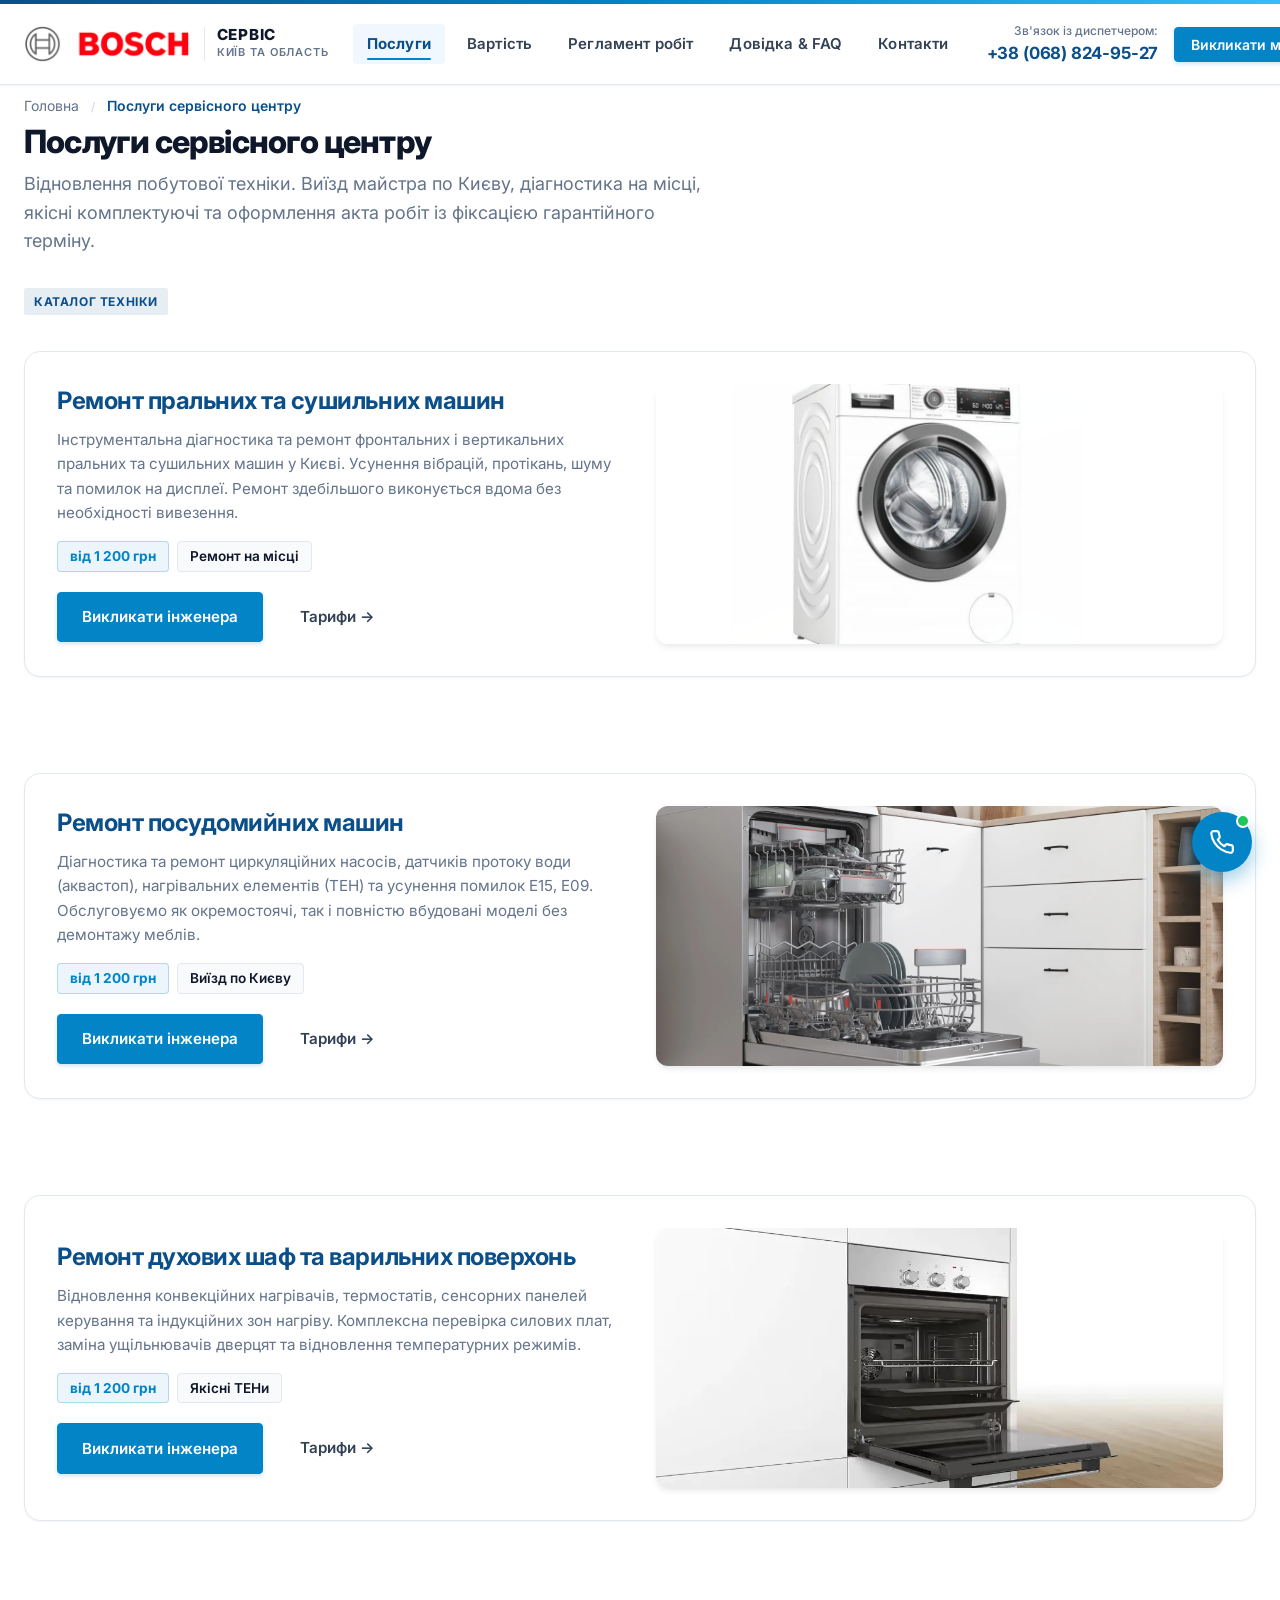
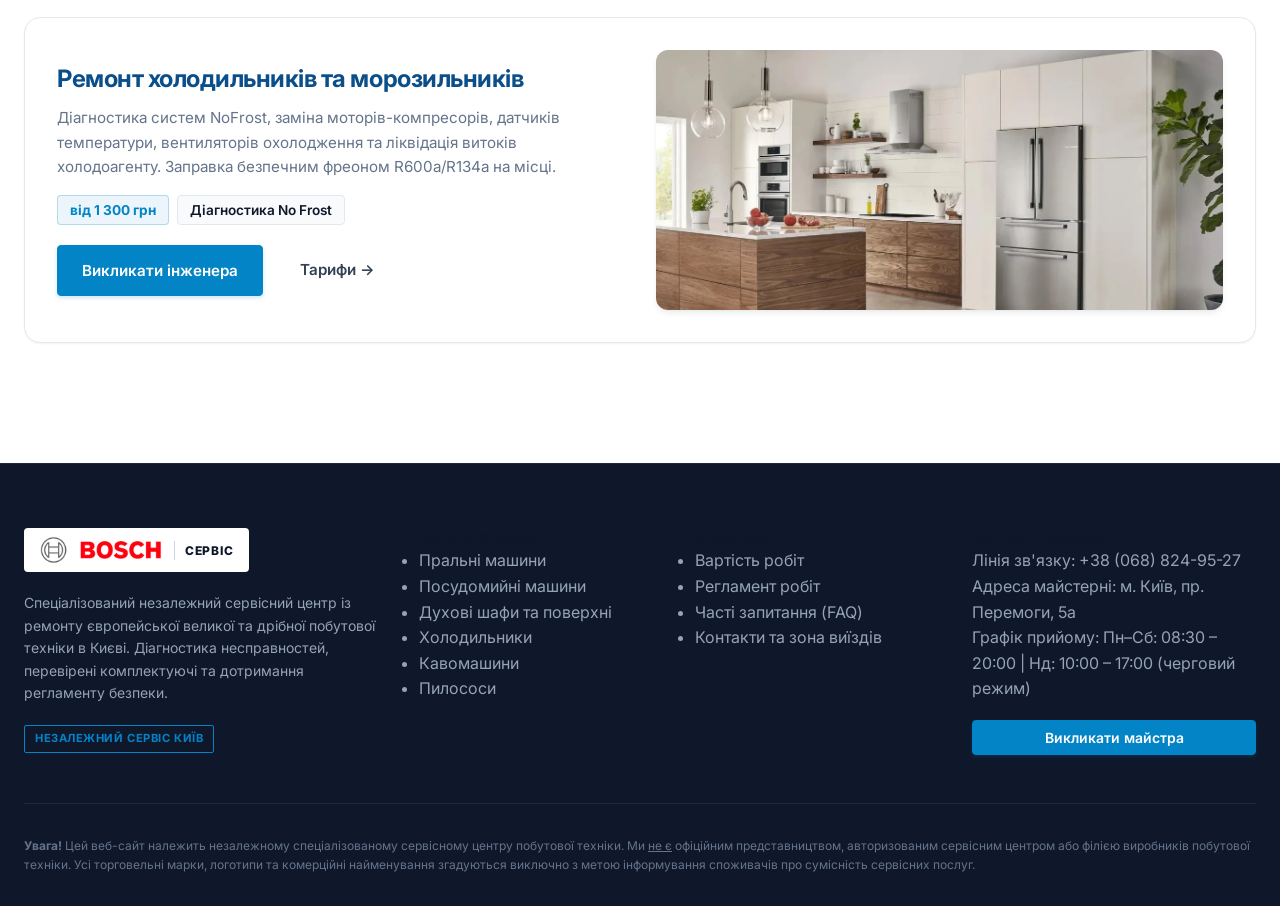
<file: services.html>
<!DOCTYPE html>
<html lang="uk">

<head>
  <meta charset="UTF-8">
  <meta name="viewport" content="width=device-width, initial-scale=1.0">
  <title>Послуги ремонту побутової техніки Київ | МАЙСТЕР-СЕРВІС</title>
  <meta name="description"
    content="Каталог послуг з обслуговування великої та дрібної побутової техніки у Києві. Діагностика несправностей, встановлення перевірених деталей та акт виконаних робіт.">

  <!-- Favicon -->
  <link rel="icon" type="image/png" href="images/bosch-com.png">

  <!-- Шрифти Google Fonts: Inter -->
  <link rel="preconnect" href="https://fonts.googleapis.com">
  <link rel="preconnect" href="https://fonts.gstatic.com" crossorigin>
  <link href="https://fonts.googleapis.com/css2?family=Inter:wght@400;500;600;700;800&display=swap" rel="stylesheet">

  <!-- Стилі -->
  <link rel="stylesheet" href="css/styles.css">
</head>

<body>

  <!-- Декоративна фірмова бренд-смуга угорі сторінки -->
  <div class="brand-top-stripe" aria-hidden="true"></div>

  <!-- Шапка сайту -->
  <header class="site-header">
    <div class="container">
      <div class="header-inner">
        <!-- Логотип -->
        <a href="index.html" class="header-logo-wrap" aria-label="Головна сторінка">
          <img src="images/logo.png" alt="Сервісний центр" class="header-logo-img" width="160" height="38">
          <div class="logo-tag-group">
            <span class="logo-tag-title">СЕРВІС</span>
            <span class="logo-tag-sub">КИЇВ ТА ОБЛАСТЬ</span>
          </div>
        </a>

        <!-- Навігаційне меню -->
        <nav class="header-nav" id="main-navigation" aria-label="Головна навігація">
          <a href="services.html" class="nav-link active">Послуги</a>
          <a href="prices.html" class="nav-link">Вартість</a>
          <a href="process.html" class="nav-link">Регламент робіт</a>
          <a href="faq.html" class="nav-link">Довідка & FAQ</a>
          <a href="contacts.html" class="nav-link">Контакти</a>
        </nav>

        <!-- Контакти та дія -->
        <div class="header-actions">
          <div class="header-phone-box">
            <span class="header-phone-label">Зв'язок із диспетчером:</span>
            <a href="tel:+380688249527" class="header-phone-number">+38 (068) 824-95-27</a>
          </div>

          <button type="button" class="btn btn-primary btn-sm header-cta-btn" data-open-modal="call-master-modal">
            <span class="btn-text-full">Викликати майстра</span>
            <span class="btn-text-short">Виклик</span>
          </button>

          <!-- Мобільна кнопка бургер -->
          <button type="button" class="mobile-nav-toggle" aria-expanded="false" aria-controls="main-navigation"
            aria-label="Відкрити меню навігації">
            <svg width="28" height="28" viewBox="0 0 24 24" fill="none" stroke="currentColor" stroke-width="2"
              stroke-linecap="round" stroke-linejoin="round">
              <line x1="3" y1="12" x2="21" y2="12"></line>
              <line x1="3" y1="6" x2="21" y2="6"></line>
              <line x1="3" y1="18" x2="21" y2="18"></line>
            </svg>
          </button>
        </div>
      </div>
    </div>
  </header>

  <!-- Хлібні крихти -->
  <div class="container">
    <nav class="breadcrumbs-nav" aria-label="Навігаційний ланцюжок">
      <ol class="breadcrumbs-list">
        <li class="breadcrumbs-item"><a href="index.html">Головна</a><span class="breadcrumbs-sep">/</span></li>
        <li class="breadcrumbs-item active" aria-current="page">Послуги сервісного центру</li>
      </ol>
    </nav>
    <h1 class="page-title">Послуги сервісного центру</h1>
    <p class="section-lead" style="margin-bottom: 32px;">
      Відновлення побутової техніки. Виїзд майстра по Києву, діагностика на місці, якісні комплектуючі та оформлення
      акта робіт із фіксацією гарантійного терміну.
    </p>

    <!-- Каталог техніки -->
    <div class="section-header-flex" style="margin-bottom: 36px;">
      <span class="badge badge-primary">Каталог техніки</span>
    </div>
  </div>

  <main class="container">
    <div class="services-full-list" style="display: flex; flex-direction: column; gap: 40px; padding-bottom: 64px;">

      <!-- 1. Пральні машини -->
      <article class="card category-block" id="pralni-mashyny"
        style="padding: 32px; border-radius: 16px; border: 1px solid var(--color-border); background: #fff; box-shadow: var(--shadow-sm);">
        <div
          style="display: grid; grid-template-columns: repeat(auto-fit, minmax(280px, 1fr)); gap: 32px; align-items: center;">
          <div>
            <h2 style="font-size: 1.5rem; font-weight: 700; color: var(--color-brand-primary); margin-bottom: 12px;">
              Ремонт пральних та сушильних машин
            </h2>
            <p style="color: var(--color-text-muted); font-size: 0.95rem; line-height: 1.6; margin-bottom: 16px;">
              Інструментальна діагностика та ремонт фронтальних і вертикальних пральних та сушильних машин у Києві.
              Усунення вібрацій, протікань, шуму та помилок на дисплеї. Ремонт здебільшого виконується вдома без
              необхідності вивезення.
            </p>
            <div style="display: flex; flex-wrap: wrap; gap: 8px; margin-bottom: 20px;">
              <span class="service-meta-badge price">від 1 200 грн</span>
              <span class="service-meta-badge">Ремонт на місці</span>
            </div>
            <div style="display: flex; gap: 12px; flex-wrap: wrap;">
              <button type="button" class="btn btn-primary" data-open-modal="call-master-modal"
                data-device="Пральна машина">
                <span>Викликати інженера</span>
              </button>
              <a href="prices.html" class="btn btn-outline">
                <span>Тарифи →</span>
              </a>
            </div>
          </div>
          <div style="border-radius: 12px; overflow: hidden; box-shadow: var(--shadow-md);">
            <img src="images/pralka.webp" alt="Ремонт пральних машин"
              style="width: 90%; height: 260px; object-fit: cover; display: block;" loading="lazy">
          </div>
        </div>
      </article>

      <!-- 2. Посудомийні машини -->
      <article class="card category-block" id="posudomiini-mashyny"
        style="padding: 32px; border-radius: 16px; border: 1px solid var(--color-border); background: #fff; box-shadow: var(--shadow-sm);">
        <div
          style="display: grid; grid-template-columns: repeat(auto-fit, minmax(280px, 1fr)); gap: 32px; align-items: center;">
          <div>
            <h2 style="font-size: 1.5rem; font-weight: 700; color: var(--color-brand-primary); margin-bottom: 12px;">
              Ремонт посудомийних машин
            </h2>
            <p style="color: var(--color-text-muted); font-size: 0.95rem; line-height: 1.6; margin-bottom: 16px;">
              Діагностика та ремонт циркуляційних насосів, датчиків протоку води (аквастоп), нагрівальних елементів
              (ТЕН) та усунення помилок E15, E09. Обслуговуємо як окремостоячі, так і повністю вбудовані моделі без
              демонтажу меблів.
            </p>
            <div style="display: flex; flex-wrap: wrap; gap: 8px; margin-bottom: 20px;">
              <span class="service-meta-badge price">від 1 200 грн</span>
              <span class="service-meta-badge">Виїзд по Києву</span>
            </div>
            <div style="display: flex; gap: 12px; flex-wrap: wrap;">
              <button type="button" class="btn btn-primary" data-open-modal="call-master-modal"
                data-device="Посудомийна машина">
                <span>Викликати інженера</span>
              </button>
              <a href="prices.html" class="btn btn-outline">
                <span>Тарифи →</span>
              </a>
            </div>
          </div>
          <div style="border-radius: 12px; overflow: hidden; box-shadow: var(--shadow-md);">
            <img src="images/posud.webp" alt="Ремонт посудомийних машин"
              style="width: 100%; height: 260px; object-fit: cover; display: block;" loading="lazy">
          </div>
        </div>
      </article>

      <!-- 3. Духові шафи та варильні поверхні -->
      <article class="card category-block" id="duhovi-shafy"
        style="padding: 32px; border-radius: 16px; border: 1px solid var(--color-border); background: #fff; box-shadow: var(--shadow-sm);">
        <div
          style="display: grid; grid-template-columns: repeat(auto-fit, minmax(280px, 1fr)); gap: 32px; align-items: center;">
          <div>
            <h2 style="font-size: 1.5rem; font-weight: 700; color: var(--color-brand-primary); margin-bottom: 12px;">
              Ремонт духових шаф та варильних поверхонь
            </h2>
            <p style="color: var(--color-text-muted); font-size: 0.95rem; line-height: 1.6; margin-bottom: 16px;">
              Відновлення конвекційних нагрівачів, термостатів, сенсорних панелей керування та індукційних зон нагріву.
              Комплексна перевірка силових плат, заміна ущільнювачів дверцят та відновлення температурних режимів.
            </p>
            <div style="display: flex; flex-wrap: wrap; gap: 8px; margin-bottom: 20px;">
              <span class="service-meta-badge price">від 1 200 грн</span>
              <span class="service-meta-badge">Якісні ТЕНи</span>
            </div>
            <div style="display: flex; gap: 12px; flex-wrap: wrap;">
              <button type="button" class="btn btn-primary" data-open-modal="call-master-modal"
                data-device="Духова шафа / Варильна поверхня">
                <span>Викликати інженера</span>
              </button>
              <a href="prices.html" class="btn btn-outline">
                <span>Тарифи →</span>
              </a>
            </div>
          </div>
          <div style="border-radius: 12px; overflow: hidden; box-shadow: var(--shadow-md);">
            <img src="images/duhowka.webp" alt="Ремонт духових шаф"
              style="width: 100%; height: 260px; object-fit: cover; display: block;" loading="lazy">
          </div>
        </div>
      </article>

      <!-- 4. Холодильники та морозильники -->
      <article class="card category-block" id="kholodylnyky"
        style="padding: 32px; border-radius: 16px; border: 1px solid var(--color-border); background: #fff; box-shadow: var(--shadow-sm);">
        <div
          style="display: grid; grid-template-columns: repeat(auto-fit, minmax(280px, 1fr)); gap: 32px; align-items: center;">
          <div>
            <h2 style="font-size: 1.5rem; font-weight: 700; color: var(--color-brand-primary); margin-bottom: 12px;">
              Ремонт холодильників та морозильників
            </h2>
            <p style="color: var(--color-text-muted); font-size: 0.95rem; line-height: 1.6; margin-bottom: 16px;">
              Діагностика систем NoFrost, заміна моторів-компресорів, датчиків температури, вентиляторів охолодження та
              ліквідація витоків холодоагенту. Заправка безпечним фреоном R600a/R134a на місці.
            </p>
            <div style="display: flex; flex-wrap: wrap; gap: 8px; margin-bottom: 20px;">
              <span class="service-meta-badge price">від 1 300 грн</span>
              <span class="service-meta-badge">Діагностика No Frost</span>
            </div>
            <div style="display: flex; gap: 12px; flex-wrap: wrap;">
              <button type="button" class="btn btn-primary" data-open-modal="call-master-modal"
                data-device="Холодильник / Морозильник">
                <span>Викликати інженера</span>
              </button>
              <a href="prices.html" class="btn btn-outline">
                <span>Тарифи →</span>
              </a>
            </div>
          </div>
          <div style="border-radius: 12px; overflow: hidden; box-shadow: var(--shadow-md);">
            <img src="images/holodos.webp" alt="Ремонт холодильників"
              style="width: 100%; height: 260px; object-fit: cover; display: block;" loading="lazy">
          </div>
        </div>
      </article>

    </div>
  </main>

  <!-- Футер сайту -->
  <footer class="site-footer">
    <div class="container">
      <div class="footer-grid">
        <div>
          <div class="footer-brand-logo">
            <img src="images/logo.png" alt="Сервісний центр" class="footer-logo-img" width="140" height="30">
            <span class="footer-logo-tag">СЕРВІС</span>
          </div>
          <p class="footer-brand-desc">
            Спеціалізований незалежний сервісний центр із ремонту європейської великої та дрібної побутової техніки в
            Києві. Діагностика несправностей, перевірені комплектуючі та дотримання регламенту безпеки.
          </p>
          <span class="badge badge-outline" style="font-size: 0.7rem;">НЕЗАЛЕЖНИЙ СЕРВІС КИЇВ</span>
        </div>

        <div>
          <h4 class="footer-nav-title">Категорії послуг</h4>
          <ul class="footer-nav-list">
            <li><a href="services.html#pralni-mashyny" class="footer-nav-link">Пральні машини</a></li>
            <li><a href="services.html#posudomiini-mashyny" class="footer-nav-link">Посудомийні машини</a></li>
            <li><a href="services.html#duhovi-shafy" class="footer-nav-link">Духові шафи та поверхні</a></li>
            <li><a href="services.html#kholodylnyky" class="footer-nav-link">Холодильники</a></li>
            <li><a href="services.html#kavomashyny" class="footer-nav-link">Кавомашини</a></li>
            <li><a href="services.html#pylososy" class="footer-nav-link">Пилососи</a></li>
          </ul>
        </div>

        <div>
          <h4 class="footer-nav-title">Клієнтам</h4>
          <ul class="footer-nav-list">
            <li><a href="prices.html" class="footer-nav-link">Вартість робіт</a></li>
            <li><a href="process.html" class="footer-nav-link">Регламент робіт</a></li>
            <li><a href="faq.html" class="footer-nav-link">Часті запитання (FAQ)</a></li>
            <li><a href="contacts.html" class="footer-nav-link">Контакти та зона виїздів</a></li>
          </ul>
        </div>

        <div>
          <h4 class="footer-nav-title">Контакти сервісу</h4>
          <div class="footer-contact-item">
            <span class="footer-contact-label">Лінія зв'язку:</span>
            <a href="tel:+380688249527" class="footer-phone-val">+38 (068) 824-95-27</a>
          </div>
          <div class="footer-contact-item">
            <span class="footer-contact-label">Адреса майстерні:</span>
            <span class="footer-address-val">м. Київ, пр. Перемоги, 5а</span>
          </div>
          <div class="footer-contact-item">
            <span class="footer-contact-label">Графік прийому:</span>
            <span class="footer-hours-val">Пн–Сб: 08:30 – 20:00 | Нд: 10:00 – 17:00 (черговий режим)</span>
          </div>
          <div style="margin-top: 18px;">
            <button type="button" class="btn btn-primary btn-sm" style="width: 100%;"
              data-open-modal="call-master-modal">
              <span>Викликати майстра</span>
            </button>
          </div>
        </div>
      </div>

      <div class="footer-bottom-strip">
        <p class="footer-disclaimer-text">
          <strong>Увага!</strong> Цей веб-сайт належить незалежному спеціалізованому сервісному центру
          побутової техніки. Ми <u>не є</u> офіційним представництвом, авторизованим сервісним центром або філією
          виробників побутової техніки. Усі торговельні марки, логотипи та комерційні найменування згадуються виключно з
          метою інформування споживачів про сумісність сервісних послуг.
        </p>
      </div>
    </div>
  </footer>

  <!-- Модальне вікно виклику майстра -->
  <div class="modal-backdrop" id="call-master-modal" role="dialog" aria-modal="true" aria-labelledby="modal-title">
    <div class="modal-dialog modal-window">
      <button type="button" class="modal-close-btn" data-close-modal aria-label="Закрити вікно">&times;</button>
      <div class="modal-header">
        <span class="modal-badge">ЗАПИС НА ВІЗИТ МАЙСТРА</span>
        <h3 class="modal-title" id="modal-title">Оформлення заявки на ремонт</h3>
        <p class="modal-sub">Черговий спеціаліст зв'яжеться з вами для уточнення деталей та погодження часу.</p>
      </div>

      <form class="ajax-repair-form" data-form-source="Модальне вікно (Послуги)">
        <input type="text" name="website_hp" class="hp-input" tabindex="-1" autocomplete="off">
        <div class="status-toast" style="display: none;"></div>

        <div class="form-group">
          <label for="modal-name" class="form-label">Ваше ім'я:</label>
          <input type="text" id="modal-name" name="name" class="form-input" placeholder="Наприклад: Олексій" required>
        </div>

        <div class="form-group">
          <label for="modal-phone" class="form-label">Номер телефону:</label>
          <input type="tel" id="modal-phone" name="phone" class="form-input" placeholder="+38 (0__) ___-__-__" required>
        </div>

        <div class="form-group">
          <label for="modal-device" class="form-label">Категорія приладу:</label>
          <select id="modal-device" name="device" class="form-select">
            <option value="Пральна машина">Пральна машина</option>
            <option value="Посудомийна машина">Посудомийна машина</option>
            <option value="Духова шафа / Варильна поверхня">Духова шафа / Варильна поверхня</option>
            <option value="Холодильник">Холодильник</option>
            <option value="Кавомашина">Кавомашина</option>
            <option value="Пилосос">Пилосос</option>
            <option value="Кухонний комбайн">Кухонний комбайн</option>
            <option value="Інша техніка">Інша техніка</option>
          </select>
        </div>

        <div class="form-group">
          <label for="modal-message" class="form-label">Опис несправності (необов'язково):</label>
          <input type="text" id="modal-message" name="message" class="form-input"
            placeholder="Не вмикається, протікає, код помилки">
        </div>

        <div class="form-submit-row">
          <button type="submit" class="btn btn-primary btn-lg" style="width: 100%;">
            <span>Підтвердити виклик</span>
          </button>
        </div>
      </form>
    </div>
  </div>

  <!-- Кнопка скролу вгору -->
  <button type="button" class="scroll-top-btn" aria-label="Вгору сторінки" title="Вгору">
    <svg width="22" height="22" viewBox="0 0 24 24" fill="none" stroke="currentColor" stroke-width="2.5"
      stroke-linecap="round" stroke-linejoin="round">
      <line x1="12" y1="19" x2="12" y2="5"></line>
      <polyline points="5 12 12 5 19 12"></polyline>
    </svg>
  </button>

  <!-- Плаваючий віджет швидкого дзвінка -->
  <div class="sticky-chat-widget">
    <a href="tel:+380688249527" class="chat-toggle-btn" aria-label="Зателефонувати: +38 (068) 824-95-27" title="+38 (068) 824-95-27">
      <span class="chat-badge-pulse"></span>
      <svg width="26" height="26" viewBox="0 0 24 24" fill="none" stroke="currentColor" stroke-width="2" stroke-linecap="round" stroke-linejoin="round">
        <path d="M22 16.92v3a2 2 0 0 1-2.18 2 19.79 19.79 0 0 1-8.63-3.07 19.5 19.5 0 0 1-6-6 19.79 19.79 0 0 1-3.07-8.67A2 2 0 0 1 4.11 2h3a2 2 0 0 1 2 1.72 12.84 12.84 0 0 0 .7 2.81 2 2 0 0 1-.45 2.11L8.09 9.91a16 16 0 0 0 6 6l1.27-1.27a2 2 0 0 1 2.11-.45 12.84 12.84 0 0 0 2.81.7A2 2 0 0 1 22 16.92z"></path>
      </svg>
    </a>
  </div>

  <!-- Скрипти сайту -->
  <script src="js/config.js"></script>
  <script src="js/main.js"></script>
</body>

</html>
</file>
<file: css/styles.css>
/* ==========================================================================
   МАЙСТЕР-СЕРВІС | ОСНОВНІ СТИЛІ ТА КОМПОНЕНТИ (NATIVE CSS)
   ========================================================================== */

/* ==========================================================================
   МАЙСТЕР-СЕРВІС | ОСНОВНІ СТИЛІ ТА ДИЗАЙН-СИСТЕМА
   Натхненно візуальною мовою Bosch Home Service (чистота, корпоративна довіра,
   простора гротескна типографіка, незалежний німецький інженерний стиль)
   ========================================================================== */

:root {
  /* Палітра бренду (незалежний інженерний стиль, відмова від червоного) */
  --color-brand-primary: #0B4F8A;
  /* Глибокий інженерний сапфір */
  --color-brand-primary-hover: #083C69;
  --color-brand-accent: #0284C7;
  /* Динамічний небесно-блакитний */
  --color-brand-accent-hover: #0369A1;
  --color-brand-highlight: #38BDF8;
  /* Тонкий акцент підсвічування */
  --color-brand-subtle: #F0F7FF;
  /* Фоновий легкий блакитний */

  /* Нейтральна палітра */
  --color-white: #FFFFFF;
  --color-bg-light: #F8FAFC;
  --color-bg-subtle: #F1F5F9;
  --color-border: #E2E8F0;
  --color-border-subtle: #CBD5E1;

  /* Типографіка */
  --color-text-title: #0F172A;
  /* Глибокий темний антрацит */
  --color-text-body: #334155;
  /* Читабельний корпоративний текст */
  --color-text-muted: #64748B;
  /* Другорядний текст і підписи */
  --color-text-light: #94A3B8;

  /* Статусні кольори */
  --color-success: #15803D;
  --color-success-bg: #DCFCE7;
  --color-warning: #B45309;
  --color-warning-bg: #FEF3C7;

  /* Шрифти */
  --font-sans: 'Inter', -apple-system, BlinkMacSystemFont, 'Segoe UI', Roboto, Helvetica, Arial, sans-serif;

  /* Тіні та радіуси (стримані, архітектурні, без надмірного неонового блюру) */
  --shadow-sm: 0 1px 2px 0 rgba(15, 23, 42, 0.05);
  --shadow-md: 0 4px 6px -1px rgba(15, 23, 42, 0.08), 0 2px 4px -2px rgba(15, 23, 42, 0.04);
  --shadow-lg: 0 10px 15px -3px rgba(15, 23, 42, 0.08), 0 4px 6px -4px rgba(15, 23, 42, 0.03);
  --shadow-card: 0 20px 25px -5px rgba(15, 23, 42, 0.1), 0 8px 10px -6px rgba(15, 23, 42, 0.05);
  --shadow-floating: 0 25px 50px -12px rgba(11, 79, 138, 0.18);

  --radius-xs: 2px;
  --radius-sm: 4px;
  --radius-md: 8px;
  --radius-lg: 12px;
  --radius-pill: 9999px;

  /* Переходи */
  --transition-fast: 150ms cubic-bezier(0.4, 0, 0.2, 1);
  --transition-normal: 250ms cubic-bezier(0.4, 0, 0.2, 1);
  --transition-smooth: 350ms cubic-bezier(0.16, 1, 0.3, 1);

  /* Контейнер */
  --container-max-width: 1280px;
  --container-padding: 24px;
}

/* Скидання та база */
*,
*::before,
*::after {
  box-sizing: border-box;
  margin: 0;
  padding: 0;
}

html {
  font-family: var(--font-sans);
  font-size: 16px;
  line-height: 1.6;
  color: var(--color-text-body);
  background-color: var(--color-white);
  -webkit-font-smoothing: antialiased;
  -moz-osx-font-smoothing: grayscale;
  scroll-behavior: smooth;
  width: 100%;
  max-width: 100%;
  overflow-x: hidden;
}

body {
  position: relative;
  min-height: 100vh;
  display: flex;
  flex-direction: column;
  width: 100%;
  max-width: 100%;
  overflow-x: hidden;
  background-color: var(--color-white);
}

img {
  max-width: 100%;
  height: auto;
  display: block;
}

a {
  color: inherit;
  text-decoration: none;
  transition: color var(--transition-fast);
}

button,
input,
select,
textarea {
  font-family: inherit;
  font-size: inherit;
}

/* Верхня тонка бренд-смуга (стилістичний референс Bosch) */
.brand-top-stripe {
  height: 4px;
  width: 100%;
  background: linear-gradient(90deg, #0B4F8A 0%, #0284C7 50%, #38BDF8 100%);
  position: sticky;
  top: 0;
  z-index: 1100;
}

/* Контейнери */
.container {
  width: 100%;
  max-width: var(--container-max-width);
  margin-left: auto;
  margin-right: auto;
  padding-left: var(--container-padding);
  padding-right: var(--container-padding);
}

.container-narrow {
  width: 100%;
  max-width: 960px;
  margin-left: auto;
  margin-right: auto;
  padding-left: var(--container-padding);
  padding-right: var(--container-padding);
}

/* Типографіка */
h1,
h2,
h3,
h4,
h5,
h6 {
  color: var(--color-text-title);
  font-weight: 700;
  line-height: 1.25;
  letter-spacing: -0.02em;
}

.page-title {
  font-size: clamp(1.6rem, 2.5vw, 2.15rem);
  font-weight: 800;
  letter-spacing: -0.025em;
  line-height: 1.2;
  margin-top: 4px;
  margin-bottom: 8px;
  color: var(--color-text-title);
}

.section-title {
  font-size: clamp(1.75rem, 3vw, 2.5rem);
  font-weight: 700;
  letter-spacing: -0.025em;
  margin-bottom: 12px;
  color: var(--color-text-title);
}

.section-lead {
  font-size: 1.125rem;
  color: var(--color-text-muted);
  max-width: 680px;
  line-height: 1.6;
}

/* Кнопки */
.btn {
  display: inline-flex;
  align-items: center;
  justify-content: center;
  gap: 8px;
  padding: 12px 24px;
  font-size: 0.95rem;
  font-weight: 600;
  border-radius: var(--radius-sm);
  border: 1px solid transparent;
  cursor: pointer;
  transition: all var(--transition-normal);
  text-align: center;
  white-space: nowrap;
}

.btn-primary {
  background-color: var(--color-brand-accent);
  color: var(--color-white);
  border-color: var(--color-brand-accent);
  box-shadow: 0 2px 4px rgba(2, 132, 199, 0.2);
}

.btn-primary:hover {
  background-color: var(--color-brand-accent-hover);
  border-color: var(--color-brand-accent-hover);
  color: var(--color-white);
  transform: translateY(-1px);
  box-shadow: 0 4px 8px rgba(2, 132, 199, 0.25);
}

.btn-secondary {
  background-color: transparent;
  color: var(--color-brand-primary);
  border-color: var(--color-brand-primary);
}

.btn-secondary:hover {
  background-color: var(--color-brand-subtle);
  color: var(--color-brand-primary-hover);
  border-color: var(--color-brand-primary-hover);
}

.btn-white {
  background-color: var(--color-white);
  color: var(--color-brand-primary);
  border-color: var(--color-white);
  box-shadow: var(--shadow-sm);
}

.btn-white:hover {
  background-color: var(--color-bg-light);
  color: var(--color-brand-primary-hover);
}

.btn-sm {
  padding: 8px 16px;
  font-size: 0.875rem;
}

.btn-lg {
  padding: 16px 32px;
  font-size: 1.05rem;
}

/* Бейджі та мікроелементи */
.badge {
  display: inline-flex;
  align-items: center;
  gap: 6px;
  padding: 4px 10px;
  font-size: 0.75rem;
  font-weight: 700;
  letter-spacing: 0.05em;
  text-transform: uppercase;
  border-radius: var(--radius-xs);
}

.badge-brand {
  background-color: var(--color-brand-subtle);
  color: var(--color-brand-primary);
  border: 1px solid rgba(11, 79, 138, 0.15);
}

.badge-outline {
  background-color: transparent;
  color: var(--color-brand-accent);
  border: 1px solid var(--color-brand-accent);
}

.badge-neutral {
  background-color: var(--color-bg-subtle);
  color: var(--color-text-muted);
}

/* Секції */
.section {
  padding-top: 64px;
  padding-bottom: 64px;
}

.section-alt {
  background-color: var(--color-bg-light);
  border-top: 1px solid var(--color-border);
  border-bottom: 1px solid var(--color-border);
}

.section-header {
  margin-bottom: 40px;
}

.section-header-flex {
  display: flex;
  justify-content: space-between;
  align-items: flex-end;
  flex-wrap: wrap;
  gap: 20px;
  margin-bottom: 40px;
}

/* Хлібні крихти (Breadcrumbs) */
.breadcrumbs-nav {
  padding-top: 10px;
  padding-bottom: 2px;
}

.breadcrumbs-list {
  display: flex;
  align-items: center;
  flex-wrap: wrap;
  gap: 8px;
  list-style: none;
  font-size: 0.875rem;
  color: var(--color-text-muted);
}

.breadcrumbs-item {
  display: inline-flex;
  align-items: center;
  gap: 8px;
}

.breadcrumbs-item a {
  color: var(--color-text-muted);
}

.breadcrumbs-item a:hover {
  color: var(--color-brand-primary);
  text-decoration: underline;
}

.breadcrumbs-item.active {
  color: var(--color-text-title);
  font-weight: 600;
}

.breadcrumbs-sep {
  color: var(--color-text-light);
  font-size: 0.75rem;
}


/* ==========================================================================
   МАЙСТЕР-СЕРВІС | КОМПОНЕНТИ ІНТЕРФЕЙСУ
   Візуальна мова: корпоративна чистота, простора сітка, надійна функціональність
   ========================================================================== */

/* --------------------------------------------------------------------------
   1. ХЕДЕР ТА НАВІГАЦІЯ (Site Header)
   -------------------------------------------------------------------------- */
.site-header {
  background-color: var(--color-white);
  border-bottom: 1px solid var(--color-border);
  position: sticky;
  top: 4px;
  /* Під бренд-смугою */
  z-index: 1000;
  box-shadow: var(--shadow-sm);
}

.header-inner {
  display: flex;
  align-items: center;
  justify-content: space-between;
  height: 80px;
  gap: 24px;
}

.header-logo-wrap {
  display: flex;
  align-items: center;
  gap: 14px;
  text-decoration: none;
  flex-shrink: 0;
}

.header-logo-img {
  height: 38px;
  width: auto;
  max-width: 170px;
  object-fit: contain;
  display: block;
}

.logo-tag-group {
  display: flex;
  flex-direction: column;
  padding-left: 12px;
  border-left: 1.5px solid var(--color-border);
  flex-shrink: 0;
}

.logo-tag-title {
  font-size: 0.95rem;
  font-weight: 800;
  letter-spacing: 0.05em;
  color: var(--color-text-title);
  line-height: 1.1;
  white-space: nowrap;
}

.logo-tag-sub {
  font-size: 0.6875rem;
  font-weight: 600;
  letter-spacing: 0.08em;
  text-transform: uppercase;
  color: var(--color-text-muted);
  white-space: nowrap;
}

.header-nav {
  display: flex;
  align-items: center;
  gap: 8px;
  flex-wrap: nowrap;
}

.nav-link {
  font-size: 0.9375rem;
  font-weight: 600;
  color: var(--color-text-body);
  position: relative;
  padding: 8px 14px;
  border-radius: var(--radius-sm);
  white-space: nowrap;
  letter-spacing: 0.01em;
  transition: all var(--transition-fast);
}

.nav-link:hover {
  color: var(--color-brand-primary);
  background-color: var(--color-bg-light);
}

.nav-link.active {
  color: var(--color-brand-primary);
  font-weight: 700;
  background-color: var(--color-brand-subtle);
}

.nav-link.active::after {
  content: '';
  position: absolute;
  bottom: 4px;
  left: 14px;
  right: 14px;
  height: 2.5px;
  border-radius: 2px;
  background-color: var(--color-brand-accent);
}

.header-actions {
  display: flex;
  align-items: center;
  gap: 16px;
  flex-shrink: 0;
  white-space: nowrap;
}

.header-phone-box {
  display: flex;
  flex-direction: column;
  text-align: right;
  flex-shrink: 0;
  white-space: nowrap;
}

.header-phone-label {
  font-size: 0.75rem;
  color: var(--color-text-muted);
  font-weight: 500;
  white-space: nowrap;
}

.header-phone-number {
  font-size: 1.05rem;
  font-weight: 700;
  color: var(--color-brand-primary);
  letter-spacing: -0.01em;
  white-space: nowrap;
  display: inline-block;
}

.header-phone-number:hover {
  color: var(--color-brand-accent);
}

.mobile-nav-toggle {
  display: none;
  background: none;
  border: none;
  cursor: pointer;
  padding: 8px;
  color: var(--color-text-title);
  flex-shrink: 0;
}

/* --------------------------------------------------------------------------
   2. HERO СЕКЦІЯ (Повнорозмірне фото + плаваюча біла картка)
   -------------------------------------------------------------------------- */
.hero-section {
  position: relative;
  background-color: var(--color-bg-light);
  overflow: hidden;
  width: 100%;
  max-width: 100%;
}

.hero-banner-wrap {
  position: relative;
  width: 100%;
  max-width: 100%;
  min-height: 545px;
  min-height: calc(100vh - 255px);
  display: flex;
  align-items: center;
}

.hero-bg-image,
.hero-bg-video {
  position: absolute;
  inset: 0;
  width: 100%;
  height: 100%;
  object-fit: cover;
  object-position: 68% center;
  z-index: 1;
  pointer-events: none;
}

.hero-overlay {
  position: absolute;
  inset: 0;
  width: 100%;
  height: 100%;
  background: linear-gradient(90deg, rgba(15, 23, 42, 0.42) 0%, rgba(15, 23, 42, 0.18) 50%, rgba(15, 23, 42, 0.05) 75%, rgba(15, 23, 42, 0.2) 100%);
  z-index: 2;
}

.hero-container {
  position: relative;
  z-index: 3;
  width: 100%;
  max-width: var(--container-max-width);
  box-sizing: border-box;
  padding-top: 28px;
  padding-bottom: 28px;
}

.hero-floating-card {
  background: #ffffffee;
  border-radius: 0;
  box-shadow: 0 16px 36px -6px rgba(0, 0, 0, 0.12), 0 8px 16px -6px rgba(0, 0, 0, 0.06);
  border: 1px solid rgba(226, 232, 240, 0.9);
  max-width: 480px;
  width: 100%;
  min-height: 380px;
  box-sizing: border-box;
  padding: 48px 40px 44px 40px;
  display: flex;
  flex-direction: column;
  justify-content: space-between;
  position: relative;
  clip-path: polygon(0 0, calc(100% - 62px) 0, 100% 62px, 100% 100%, 0 100%);
}

.hero-title {
  font-size: clamp(1.75rem, 2.5vw, 2.15rem);
  font-weight: 700;
  line-height: 1.16;
  letter-spacing: -0.025em;
  color: #0f172a;
  margin: 0;
}

.hero-divider {
  width: 100%;
  height: 2px;
  background-color: #e2e8f0;
  border-radius: 0;
  margin: 20px 0 20px 0;
}

.hero-desc {
  font-size: 1.0625rem;
  line-height: 1.55;
  color: #475569;
  margin: 18px 0 32px 0;
}

.hero-cta-group {
  margin-top: auto;
  margin-bottom: 0;
}

.hero-cta-group .btn {
  width: 100%;
  padding: 15px 28px;
  font-size: 1.05rem;
  font-weight: 600;
  border-radius: 4px;
  background-color: var(--color-brand-primary);
  color: #ffffff;
  border: none;
  justify-content: center;
  box-shadow: 0 1px 3px 0 rgba(0, 0, 0, 0.1);
  transition: background-color 0.15s ease, transform 0.15s ease;
}

.hero-cta-group .btn:hover {
  background-color: var(--color-brand-hover, #004d80);
}

.hero-trust-badges {
  display: flex;
  flex-direction: row;
  align-items: center;
  gap: 28px;
  padding-top: 16px;
  border-top: 1px solid #f1f5f9;
}

.hero-trust-item {
  display: flex;
  align-items: center;
  gap: 10px;
  font-size: 0.875rem;
  font-weight: 500;
  color: #1e293b;
  line-height: 1.25;
}

.hero-trust-icon {
  width: 18px;
  height: 18px;
  color: #0f172a;
  stroke-width: 1.85;
  flex-shrink: 0;
}

/* --------------------------------------------------------------------------
   3. СМУГА АВТОРИТЕТНОСТІ (Authority Proof Strip)
   -------------------------------------------------------------------------- */
.proof-strip {
  background-color: var(--color-white);
  border-top: 1px solid var(--color-border);
  border-bottom: 1px solid var(--color-border);
  padding: 12px 0;
}

.proof-grid {
  display: grid;
  grid-template-columns: repeat(4, 1fr);
  gap: 16px;
}

.proof-item {
  display: flex;
  align-items: center;
  gap: 12px;
  padding: 4px 10px;
  border-right: 1px solid var(--color-border);
}

.proof-item:last-child {
  border-right: none;
}

.proof-icon {
  width: 36px;
  height: 36px;
  border-radius: var(--radius-sm);
  background-color: var(--color-brand-subtle);
  color: var(--color-brand-primary);
  display: flex;
  align-items: center;
  justify-content: center;
  flex-shrink: 0;
}

.proof-icon svg {
  width: 18px;
  height: 18px;
}

.proof-number {
  font-size: 1.75rem;
  font-weight: 800;
  color: var(--color-brand-primary);
  line-height: 1;
  letter-spacing: -0.03em;
}

.proof-text {
  display: flex;
  flex-direction: column;
  gap: 1px;
}

.proof-label {
  font-size: 0.875rem;
  font-weight: 700;
  color: var(--color-text-title);
  line-height: 1.25;
}

.proof-sub {
  font-size: 0.775rem;
  color: var(--color-text-muted);
  line-height: 1.3;
}

/* --------------------------------------------------------------------------
   4. СЕКЦІЯ КАТЕГОРІЙ ПОСЛУГ (Service Categories)
   -------------------------------------------------------------------------- */
.category-tabs {
  display: flex;
  align-items: center;
  gap: 8px;
  background-color: var(--color-bg-light);
  padding: 6px;
  border-radius: var(--radius-sm);
  border: 1px solid var(--color-border);
  max-width: 100%;
  overflow-x: auto;
  -webkit-overflow-scrolling: touch;
  box-sizing: border-box;
}

.category-tab-btn {
  background: none;
  border: none;
  padding: 10px 20px;
  font-size: 0.9375rem;
  font-weight: 600;
  color: var(--color-text-muted);
  cursor: pointer;
  border-radius: var(--radius-xs);
  transition: all var(--transition-fast);
  white-space: nowrap;
  flex-shrink: 0;
}

.category-tab-btn:hover {
  color: var(--color-brand-primary);
}

.category-tab-btn.active {
  background-color: var(--color-white);
  color: var(--color-brand-primary);
  box-shadow: var(--shadow-sm);
}

.category-block {
  margin-bottom: 56px;
}

.category-block-header {
  display: flex;
  align-items: center;
  justify-content: space-between;
  margin-bottom: 24px;
  padding-bottom: 12px;
  border-bottom: 2px solid var(--color-border);
  flex-wrap: wrap;
  gap: 12px;
}

.category-block-title {
  font-size: 1.5rem;
  font-weight: 700;
  color: var(--color-text-title);
  display: flex;
  align-items: center;
  gap: 12px;
}

.category-cards-grid {
  display: grid;
  grid-template-columns: repeat(4, 1fr);
  gap: 20px;
}

.service-card {
  background-color: var(--color-white);
  border: 1px solid var(--color-border);
  border-radius: var(--radius-md);
  overflow: hidden;
  transition: all var(--transition-normal);
  display: flex;
  flex-direction: column;
}

.service-card:hover {
  transform: translateY(-3px);
  box-shadow: var(--shadow-md);
  border-color: var(--color-border-subtle);
}

.service-card-media {
  position: relative;
  width: 100%;
  height: 220px;
  background-color: var(--color-bg-light);
  overflow: hidden;
}

.service-card-media img {
  width: 100%;
  height: 100%;
  object-fit: cover;
  transition: transform var(--transition-smooth);
}

.service-card:hover .service-card-media img {
  transform: scale(1.03);
}

.service-card-badge {
  position: absolute;
  top: 12px;
  left: 12px;
  background-color: rgba(15, 23, 42, 0.85);
  backdrop-filter: blur(4px);
  color: var(--color-white);
  font-size: 0.75rem;
  font-weight: 700;
  padding: 4px 10px;
  border-radius: var(--radius-xs);
  letter-spacing: 0.04em;
}

.service-card-body {
  padding: 20px;
  display: flex;
  flex-direction: column;
  flex-grow: 1;
}

.service-card-title {
  font-size: 1.15rem;
  font-weight: 700;
  color: var(--color-text-title);
  line-height: 1.3;
  min-height: 48px;
  margin-bottom: 12px;
}

.service-card-desc {
  font-size: 0.9375rem;
  color: var(--color-text-body);
  line-height: 1.55;
  margin-bottom: 20px;
  flex-grow: 1;
}

.service-card-meta {
  display: flex;
  align-items: center;
  justify-content: space-between;
  margin-top: auto;
  padding-top: 14px;
  border-top: 1px solid var(--color-border);
  margin-bottom: 16px;
}

.service-price-wrap {
  display: flex;
  flex-direction: column;
}

.service-price-label {
  font-size: 0.75rem;
  color: var(--color-text-muted);
}

.service-price-val {
  font-size: 1.25rem;
  font-weight: 800;
  color: var(--color-brand-primary);
}

.service-time-badge {
  font-size: 0.8125rem;
  font-weight: 500;
  color: var(--color-text-muted);
  display: inline-flex;
  align-items: center;
  gap: 5px;
  background: var(--color-bg-light);
  padding: 4px 8px;
  border-radius: var(--radius-sm);
  border: 1px solid var(--color-border);
}

.service-time-badge svg {
  width: 14px;
  height: 14px;
  stroke: var(--color-brand-accent);
  stroke-width: 2;
  flex-shrink: 0;
}

/* --------------------------------------------------------------------------
   5. ОРІЄНТОВНІ ЦІНИ ТА ДИСКЛЕЙМЕР (Pricing Matrix)
   -------------------------------------------------------------------------- */
.pricing-matrix-wrap {
  background-color: var(--color-white);
  border: 1px solid var(--color-border);
  border-radius: var(--radius-md);
  box-shadow: var(--shadow-sm);
  overflow: hidden;
  margin-bottom: 28px;
}

.pricing-table {
  width: 100%;
  border-collapse: collapse;
  text-align: left;
}

.pricing-table th {
  background-color: var(--color-bg-light);
  padding: 16px 24px;
  font-size: 0.875rem;
  font-weight: 700;
  color: var(--color-text-title);
  text-transform: uppercase;
  letter-spacing: 0.05em;
  border-bottom: 1px solid var(--color-border);
}

.pricing-table td {
  padding: 16px 24px;
  font-size: 0.95rem;
  border-bottom: 1px solid var(--color-border);
  vertical-align: middle;
}

.pricing-table tr:last-child td {
  border-bottom: none;
}

.pricing-table tr:hover td {
  background-color: var(--color-brand-subtle);
}

.price-service-name {
  font-weight: 600;
  color: var(--color-text-title);
}

.price-service-note {
  font-size: 0.8125rem;
  color: var(--color-text-muted);
  display: block;
  margin-top: 2px;
}

.price-value-cell {
  font-weight: 700;
  color: var(--color-brand-primary);
  white-space: nowrap;
}

.price-disclaimer-box {
  background-color: #FEF3C7;
  border-left: 4px solid #F59E0B;
  padding: 16px 20px;
  border-radius: var(--radius-xs);
  display: flex;
  align-items: flex-start;
  gap: 14px;
}

.disclaimer-icon {
  width: 22px;
  height: 22px;
  color: #B45309;
  flex-shrink: 0;
  margin-top: 1px;
}

.disclaimer-text {
  font-size: 0.875rem;
  color: #92400E;
  line-height: 1.5;
}

.disclaimer-text strong {
  color: #78350F;
}

/* --------------------------------------------------------------------------
   6. ДОВІДКОВИЙ БЛОК FAQ (Акордеон)
   -------------------------------------------------------------------------- */
.faq-accordion-group,
.faq-list {
  display: flex;
  flex-direction: column;
  gap: 12px;
}

.faq-item {
  background-color: var(--color-white);
  border: 1px solid var(--color-border);
  border-radius: var(--radius-sm);
  overflow: hidden;
  transition: border-color var(--transition-fast), box-shadow var(--transition-fast);
}

.faq-item:hover {
  border-color: rgba(11, 79, 138, 0.25);
}

.faq-item.active {
  border-color: var(--color-brand-accent);
  box-shadow: 0 4px 12px rgba(2, 132, 199, 0.08);
}

.faq-question-btn {
  width: 100%;
  display: flex;
  align-items: center;
  justify-content: space-between;
  padding: 18px 24px;
  background: none;
  border: none;
  text-align: left;
  cursor: pointer;
  gap: 16px;
  font-family: inherit;
}

.faq-question-btn>span:not(.faq-icon-indicator),
.faq-question-text {
  font-size: 1.0625rem;
  font-weight: 600;
  color: var(--color-text-title);
  line-height: 1.4;
  flex: 1;
}

.faq-item.active .faq-question-btn>span:not(.faq-icon-indicator),
.faq-item.active .faq-question-text {
  color: var(--color-brand-primary);
}

.faq-icon-indicator {
  width: 32px;
  height: 32px;
  min-width: 32px;
  min-height: 32px;
  max-width: 32px;
  max-height: 32px;
  border-radius: 50%;
  background-color: var(--color-bg-light);
  display: flex;
  align-items: center;
  justify-content: center;
  flex-shrink: 0;
  color: var(--color-brand-primary);
  transition: transform var(--transition-normal), background-color var(--transition-normal), color var(--transition-normal);
}

.faq-item.active .faq-icon-indicator {
  transform: rotate(180deg);
  background-color: var(--color-brand-accent);
  color: var(--color-white);
}

.faq-icon-indicator svg,
.faq-chevron {
  width: 16px;
  height: 16px;
  min-width: 16px;
  min-height: 16px;
  max-width: 16px;
  max-height: 16px;
  stroke: currentColor;
  stroke-width: 2.5;
  fill: none;
  flex-shrink: 0;
  transition: transform var(--transition-normal);
}

.faq-item.active .faq-chevron {
  transform: rotate(180deg);
}

.faq-answer-pane,
.faq-answer-wrap {
  max-height: 0;
  overflow: hidden;
  transition: max-height var(--transition-smooth), opacity var(--transition-normal);
  opacity: 0;
}

.faq-item.active .faq-answer-pane,
.faq-item.active .faq-answer-wrap {
  max-height: 500px;
  opacity: 1;
}

.faq-answer-content,
.faq-answer-wrap p {
  padding: 0 24px 20px 24px;
  font-size: 0.95rem;
  line-height: 1.65;
  color: var(--color-text-body);
  border-top: 1px solid var(--color-border);
  padding-top: 16px;
  margin: 0;
}

/* --------------------------------------------------------------------------
   7. КОНТАКТНИЙ БЛОК ТА ФОРМА (Contact & Telegram Submission)
   -------------------------------------------------------------------------- */
.contact-grid {
  display: grid;
  grid-template-columns: 1fr 1fr;
  gap: 40px;
  align-items: stretch;
}

.contact-info-panel {
  background-color: var(--color-white);
  border: 1px solid var(--color-border);
  border-radius: var(--radius-md);
  padding: 40px;
  display: flex;
  flex-direction: column;
  justify-content: space-between;
}

.contact-info-list {
  display: flex;
  flex-direction: column;
  gap: 28px;
  margin-top: 24px;
}

.contact-info-item {
  display: flex;
  align-items: flex-start;
  gap: 16px;
}

.contact-info-icon {
  width: 42px;
  height: 42px;
  border-radius: var(--radius-sm);
  background-color: var(--color-brand-subtle);
  color: var(--color-brand-primary);
  display: flex;
  align-items: center;
  justify-content: center;
  flex-shrink: 0;
}

.contact-info-label {
  font-size: 0.8125rem;
  text-transform: uppercase;
  letter-spacing: 0.05em;
  font-weight: 700;
  color: var(--color-text-muted);
  margin-bottom: 4px;
}

.contact-info-val {
  font-size: 1.125rem;
  font-weight: 700;
  color: var(--color-text-title);
  line-height: 1.4;
}

.contact-info-val a:hover {
  color: var(--color-brand-accent);
}

.contact-map-card {
  margin-top: 32px;
  border: 1px solid var(--color-border);
  border-radius: var(--radius-sm);
  overflow: hidden;
  position: relative;
}

.contact-map-iframe {
  width: 100%;
  height: 180px;
  border: none;
}

.contact-map-caption {
  background-color: var(--color-bg-light);
  padding: 10px 16px;
  font-size: 0.8125rem;
  color: var(--color-text-muted);
  display: flex;
  align-items: center;
  justify-content: space-between;
}

.contact-form-panel {
  background-color: var(--color-white);
  border: 1px solid var(--color-border);
  border-radius: var(--radius-md);
  padding: 40px;
  box-shadow: var(--shadow-sm);
}

.form-group {
  margin-bottom: 20px;
}

.form-label {
  display: block;
  font-size: 0.875rem;
  font-weight: 600;
  color: var(--color-text-title);
  margin-bottom: 8px;
}

.form-input,
.form-select,
.form-textarea {
  width: 100%;
  padding: 12px 16px;
  font-size: 0.95rem;
  color: var(--color-text-title);
  background-color: var(--color-bg-light);
  border: 1px solid var(--color-border);
  border-radius: var(--radius-sm);
  outline: none;
  transition: all var(--transition-fast);
}

.form-input:focus,
.form-select:focus,
.form-textarea:focus {
  background-color: var(--color-white);
  border-color: var(--color-brand-accent);
  box-shadow: 0 0 0 3px rgba(2, 132, 199, 0.15);
}

.form-textarea {
  min-height: 100px;
  resize: vertical;
}

/* Поле honeypot для захисту від спаму */
.hp-input {
  display: none !important;
  visibility: hidden !important;
}

.form-submit-row {
  margin-top: 24px;
}

.form-privacy-note {
  font-size: 0.75rem;
  color: var(--color-text-muted);
  margin-top: 12px;
  line-height: 1.4;
}

/* Кнопка швидкого скролу вгору (над плаваючим чатом) */
.scroll-top-btn {
  position: fixed;
  bottom: 98px;
  right: 34px;
  width: 48px;
  height: 48px;
  border-radius: 50%;
  background: #ffffff;
  color: var(--color-brand-primary);
  border: 1px solid var(--color-border);
  box-shadow: 0 4px 16px rgba(0, 0, 0, 0.12);
  cursor: pointer;
  display: flex;
  align-items: center;
  justify-content: center;
  z-index: 998;
  opacity: 0;
  visibility: hidden;
  transform: translateY(12px) scale(0.9);
  transition: opacity 0.25s ease, transform 0.25s ease, visibility 0.25s ease, background-color 0.2s, color 0.2s, box-shadow 0.2s;
}

.scroll-top-btn.visible {
  opacity: 1;
  visibility: visible;
  transform: translateY(0) scale(1);
}

.scroll-top-btn:hover {
  background: var(--color-brand-primary);
  color: #ffffff;
  border-color: var(--color-brand-primary);
  transform: translateY(-3px) scale(1.04);
  box-shadow: 0 8px 20px rgba(0, 123, 192, 0.35);
}

.scroll-top-btn:active {
  transform: translateY(0) scale(0.96);
}

/* --------------------------------------------------------------------------
   8. ПЛАВАЮЧИЙ ВІДЖЕТ ЧАТУ (Sticky Chat Widget)
   -------------------------------------------------------------------------- */
.sticky-chat-widget {
  position: fixed;
  bottom: 28px;
  right: 28px;
  z-index: 999;
}

.chat-toggle-btn {
  width: 60px;
  height: 60px;
  border-radius: 50%;
  background: var(--color-brand-accent);
  color: var(--color-white);
  border: none;
  box-shadow: 0 8px 20px rgba(2, 132, 199, 0.4);
  cursor: pointer;
  display: flex;
  align-items: center;
  justify-content: center;
  transition: transform var(--transition-normal), background-color var(--transition-fast);
  position: relative;
}

.chat-toggle-btn:hover {
  transform: scale(1.08);
  background-color: var(--color-brand-accent-hover);
}

.chat-badge-pulse {
  position: absolute;
  top: 2px;
  right: 2px;
  width: 14px;
  height: 14px;
  background-color: #22C55E;
  border: 2px solid var(--color-white);
  border-radius: 50%;
}

.chat-popup-menu {
  position: absolute;
  bottom: 74px;
  right: 0;
  width: 290px;
  background-color: var(--color-white);
  border: 1px solid var(--color-border);
  border-radius: var(--radius-md);
  box-shadow: var(--shadow-card);
  padding: 16px;
  display: none;
  flex-direction: column;
  gap: 10px;
  transform-origin: bottom right;
  animation: chatPopupIn 200ms ease-out forwards;
}

.chat-popup-menu.active {
  display: flex;
}

@keyframes chatPopupIn {
  from {
    opacity: 0;
    transform: scale(0.9);
  }

  to {
    opacity: 1;
    transform: scale(1);
  }
}

.chat-menu-header {
  font-size: 0.875rem;
  font-weight: 700;
  color: var(--color-text-title);
  padding-bottom: 8px;
  border-bottom: 1px solid var(--color-border);
}

.chat-menu-link {
  display: flex;
  align-items: center;
  gap: 12px;
  padding: 10px 12px;
  border-radius: var(--radius-sm);
  font-size: 0.875rem;
  font-weight: 600;
  color: var(--color-text-title);
  background-color: var(--color-bg-light);
  transition: all var(--transition-fast);
}

.chat-menu-link:hover {
  background-color: var(--color-brand-subtle);
  color: var(--color-brand-primary);
}

.chat-menu-link.telegram {
  color: #0088CC;
}

.chat-menu-link.phone {
  color: var(--color-brand-primary);
}

/* --------------------------------------------------------------------------
   9. БАГАТОКОЛОНКОВИЙ КОРПОРАТИВНИЙ ФУТЕР (Site Footer)
   -------------------------------------------------------------------------- */
.site-footer {
  background-color: #0F172A;
  /* Глибокий благородний темно-графітовий */
  color: #94A3B8;
  padding-top: 64px;
  padding-bottom: 32px;
  border-top: 1px solid #1E293B;
  margin-top: auto;
}

.footer-grid {
  display: grid;
  grid-template-columns: 1.5fr 1fr 1fr 1.2fr;
  gap: 40px;
  margin-bottom: 48px;
}

.footer-col-title {
  font-size: 0.9375rem;
  font-weight: 700;
  color: var(--color-white);
  text-transform: uppercase;
  letter-spacing: 0.05em;
  margin-bottom: 20px;
}

.footer-links-list {
  list-style: none;
  display: flex;
  flex-direction: column;
  gap: 10px;
}

.footer-link {
  color: #94A3B8;
  font-size: 0.875rem;
  transition: color var(--transition-fast);
}

.footer-link:hover {
  color: var(--color-white);
}

.footer-logo-wrap,
.footer-brand-logo {
  display: inline-flex;
  align-items: center;
  gap: 12px;
  background: var(--color-white);
  padding: 8px 16px;
  border-radius: var(--radius-sm);
  margin-bottom: 16px;
}

.footer-logo-img {
  height: 28px;
  width: auto;
  object-fit: contain;
  display: block;
}

.footer-logo-tag {
  font-size: 0.75rem;
  font-weight: 800;
  letter-spacing: 0.06em;
  color: #0F172A;
  padding-left: 10px;
  border-left: 1.5px solid #CBD5E1;
}

.footer-brand-desc {
  font-size: 0.875rem;
  line-height: 1.6;
  color: #94A3B8;
  margin-top: 4px;
  margin-bottom: 20px;
}

.footer-phone-highlight {
  font-size: 1.125rem;
  font-weight: 700;
  color: var(--color-white);
  display: block;
  margin-bottom: 6px;
}

.footer-schedule-text {
  font-size: 0.8125rem;
  color: #64748B;
  line-height: 1.4;
}

.footer-bottom-strip {
  padding-top: 32px;
  border-top: 1px solid #1E293B;
  display: flex;
  flex-direction: column;
  gap: 16px;
}

.footer-disclaimer-text {
  font-size: 0.75rem;
  line-height: 1.6;
  color: #64748B;
}

.footer-copyright-row {
  display: flex;
  justify-content: space-between;
  align-items: center;
  flex-wrap: wrap;
  gap: 12px;
  font-size: 0.75rem;
  color: #475569;
}

/* --------------------------------------------------------------------------
   10. МОДАЛЬНІ ВІКНА (Modal dialogs)
   -------------------------------------------------------------------------- */
.modal-backdrop {
  position: fixed;
  inset: 0;
  background-color: rgba(15, 23, 42, 0.6);
  backdrop-filter: blur(4px);
  z-index: 2000;
  display: none;
  align-items: center;
  justify-content: center;
  padding: 20px;
  opacity: 0;
  transition: opacity var(--transition-normal);
}

.modal-backdrop.active {
  display: flex;
  opacity: 1;
}

.modal-dialog,
.modal-window {
  background-color: var(--color-white);
  border-radius: var(--radius-md);
  box-shadow: 0 25px 50px -12px rgba(0, 0, 0, 0.25), 0 0 0 1px rgba(0, 0, 0, 0.06);
  max-width: 480px;
  width: 100%;
  padding: 32px;
  position: relative;
  transform: translateY(20px);
  transition: transform var(--transition-normal);
  z-index: 2001;
}

.modal-backdrop.active .modal-dialog,
.modal-backdrop.active .modal-window {
  transform: translateY(0);
}

.modal-badge {
  display: inline-block;
  font-size: 0.75rem;
  font-weight: 700;
  color: var(--color-brand-primary);
  text-transform: uppercase;
  letter-spacing: 0.05em;
  margin-bottom: 8px;
}

.modal-close-btn {
  position: absolute;
  top: 16px;
  right: 16px;
  background: none;
  border: none;
  font-size: 1.5rem;
  color: var(--color-text-muted);
  cursor: pointer;
  line-height: 1;
  padding: 4px;
}

.modal-close-btn:hover {
  color: var(--color-text-title);
}

.modal-header {
  margin-bottom: 20px;
}

.modal-title {
  font-size: 1.35rem;
  font-weight: 700;
  color: var(--color-text-title);
}

.modal-sub {
  font-size: 0.875rem;
  color: var(--color-text-muted);
  margin-top: 4px;
}

/* Стан відправки / Індикатор успіху */
.status-toast {
  display: none;
  padding: 12px 16px;
  border-radius: var(--radius-sm);
  font-size: 0.875rem;
  margin-bottom: 16px;
}

.status-toast.success {
  display: flex;
  align-items: center;
  gap: 10px;
  background-color: var(--color-success-bg);
  color: var(--color-success);
  border: 1px solid #86EFAC;
}

.status-toast.error {
  display: flex;
  align-items: center;
  gap: 10px;
  background-color: #FEE2E2;
  color: #B91C1C;
  border: 1px solid #FCA5A5;
}

/* Кнопки з альтернативним текстом для вузьких екранів */
.btn-text-short {
  display: none;
}

/* --------------------------------------------------------------------------
   11. АДАПТИВНІСТЬ ДЛЯ МОБІЛЬНИХ ПРИСТРОЇВ (Responsive Styles)
   -------------------------------------------------------------------------- */

@media (max-width: 1240px) {
  .header-phone-label {
    display: none;
  }

  .nav-link {
    padding: 8px 10px;
    font-size: 0.875rem;
  }

  .header-nav {
    gap: 4px;
  }

  .header-logo-img {
    height: 34px;
  }

  .logo-tag-group {
    padding-left: 8px;
  }
}

@media (max-width: 1060px) {
  .header-nav {
    display: none;
    position: fixed;
    top: 76px;
    left: 0;
    right: 0;
    background-color: var(--color-white);
    flex-direction: column;
    padding: 24px;
    box-shadow: var(--shadow-lg);
    border-bottom: 1px solid var(--color-border);
    gap: 12px;
    align-items: stretch;
    max-height: calc(100vh - 76px);
    overflow-y: auto;
    z-index: 1001;
  }

  .header-nav.mobile-active {
    display: flex;
  }

  .mobile-nav-toggle {
    display: flex;
    align-items: center;
    justify-content: center;
  }

  .header-phone-box {
    display: none;
  }

  .proof-grid {
    grid-template-columns: repeat(2, 1fr);
  }

  .proof-item:nth-child(2) {
    border-right: none;
  }

  .category-cards-grid {
    grid-template-columns: repeat(2, 1fr);
  }

  .footer-grid {
    grid-template-columns: repeat(2, 1fr);
  }

  /* Hero секція на проміжних планшетах */
  .hero-banner-wrap {
    min-height: 540px;
  }

  .hero-bg-image {
    object-position: 72% center;
  }

  .hero-container {
    padding-top: 36px;
    padding-bottom: 36px;
  }

  .hero-floating-card {
    max-width: 420px;
    padding: 28px 24px;
  }

  .hero-title {
    font-size: 1.75rem;
  }
}

@media (max-width: 820px) {
  :root {
    --container-padding: 16px;
  }

  .container,
  .container-narrow {
    padding-left: 16px;
    padding-right: 16px;
    box-sizing: border-box;
  }

  /* Хедер */
  .site-header {
    top: 4px;
  }

  .header-inner {
    height: 64px;
    gap: 10px;
  }

  .header-logo-wrap {
    gap: 10px;
  }

  .header-logo-img {
    height: 28px;
    width: auto;
    max-width: 120px;
  }

  .logo-tag-group {
    padding-left: 8px;
    border-left: 1.5px solid var(--color-border);
  }

  .logo-tag-title {
    font-size: 0.85rem;
  }

  .logo-tag-sub {
    display: none;
    /* Приховуємо підпис регіону на мобільних для запобігання горизонтального розриву */
  }

  .header-actions {
    gap: 10px;
  }

  .header-actions .btn {
    padding: 8px 14px;
    font-size: 0.825rem;
  }

  .header-nav {
    top: 68px;
    max-height: calc(100vh - 68px);
    padding: 20px 16px;
  }

  /* Заголовки сторінок */
  .page-title {
    font-size: 1.5rem;
    margin-top: 4px;
    margin-bottom: 8px;
    word-break: break-word;
  }

  .section-title {
    font-size: 1.5rem;
  }

  .section-lead {
    font-size: 1rem;
    line-height: 1.5;
  }

  /* Hero секція: вертикальний стек (фото + картка без накладання) */
  .hero-banner-wrap {
    min-height: auto;
    display: flex;
    flex-direction: column;
    background-color: var(--color-bg-light);
  }

  .hero-bg-image {
    position: relative;
    inset: auto;
    width: 100%;
    height: 300px;
    object-fit: cover;
    object-position: center 30%;
    order: 1;
    display: block;
  }

  .hero-overlay {
    display: none;
  }

  .hero-container {
    order: 2;
    position: relative;
    width: 100%;
    padding-top: 24px;
    padding-bottom: 32px;
  }

  .hero-floating-card {
    position: static;
    max-width: 100%;
    width: 100%;
    margin: 0 auto;
    padding: 32px 28px;
    background-color: #ffffff;
    border: 1px solid var(--color-border);
    border-radius: var(--radius-md);
    box-shadow: var(--shadow-sm);
  }

  .hero-kicker {
    gap: 8px;
    margin-bottom: 12px;
  }

  .hero-kicker .badge {
    font-size: 0.725rem;
    padding: 3px 8px;
  }

  .hero-title {
    font-size: 1.7rem;
    line-height: 1.22;
    margin-bottom: 12px;
  }

  .hero-desc {
    font-size: 0.95rem;
    line-height: 1.55;
    margin-bottom: 18px;
  }

  .hero-perks-list {
    gap: 8px;
    margin-bottom: 22px;
    padding-top: 14px;
  }

  .hero-perk-item {
    font-size: 0.9rem;
  }

  .hero-cta-group {
    display: flex;
    flex-direction: row;
    gap: 12px;
    flex-wrap: wrap;
  }

  .hero-cta-group .btn {
    flex: 1 1 200px;
    width: auto;
    text-align: center;
  }

  /* Смуга переваг */
  .proof-strip {
    padding: 16px 0;
  }

  .proof-grid {
    grid-template-columns: 1fr;
    gap: 8px;
  }

  .proof-item {
    border-right: none;
    border-bottom: 1px solid var(--color-border);
    padding: 6px 0 8px 0;
  }

  .proof-item:last-child {
    border-bottom: none;
    padding-bottom: 0;
  }

  /* Категорії */
  .category-tabs {
    width: 100%;
    overflow-x: auto;
    -webkit-overflow-scrolling: touch;
  }

  .category-tab-btn {
    padding: 8px 14px;
    font-size: 0.85rem;
    white-space: nowrap;
    flex-shrink: 0;
  }

  .category-block-header {
    flex-direction: column;
    align-items: flex-start;
    gap: 10px;
  }

  .category-block-title {
    font-size: 1.25rem;
  }

  .category-cards-grid {
    grid-template-columns: 1fr;
  }

  /* Секції та картки */
  .section {
    padding-top: 40px;
    padding-bottom: 40px;
  }

  .card {
    padding: 20px 16px !important;
  }

  .category-block {
    padding: 20px 16px !important;
    margin-bottom: 32px;
  }

  /* Адаптація інлайнових сіток */
  div[style*="minmax(280px"],
  div[style*="minmax(320px"],
  div[style*="minmax(260px"],
  div[style*="minmax(240px"] {
    grid-template-columns: 1fr !important;
    gap: 20px !important;
  }

  .category-block img {
    width: 100% !important;
    height: 200px !important;
  }

  .contact-grid {
    grid-template-columns: 1fr;
    gap: 24px;
  }

  .contact-info-panel,
  .contact-form-panel {
    padding: 24px 18px;
  }

  /* Таблиці: на мобільних перетворюються на адаптивні картки без горизонтального скролу */
  .pricing-matrix-wrap,
  .table-responsive {
    overflow-x: visible;
    width: 100%;
    border-radius: var(--radius-md);
  }

  .pricing-table {
    display: block;
    width: 100%;
    border-collapse: separate;
  }

  .pricing-table thead {
    display: none;
  }

  .pricing-table tbody {
    display: flex;
    flex-direction: column;
    width: 100%;
  }

  .pricing-table tr {
    display: flex;
    flex-wrap: wrap;
    align-items: center;
    justify-content: space-between;
    padding: 16px 14px;
    border-bottom: 1px solid var(--color-border);
    gap: 8px 12px;
    box-sizing: border-box;
    width: 100%;
    background-color: var(--color-white);
  }

  .pricing-table tr:last-child {
    border-bottom: none;
  }

  .pricing-table tr:hover td {
    background-color: transparent;
  }

  .pricing-table td {
    display: block;
    padding: 0;
    border: none;
  }

  /* Назва послуги та опис на повну ширину */
  .pricing-table tr td:first-child {
    width: 100%;
    flex: 1 1 100%;
    order: 1;
  }

  .pricing-table tr td:first-child .price-service-name {
    font-size: 1rem;
    font-weight: 700;
    color: var(--color-text-title);
    line-height: 1.35;
    display: block;
  }

  .pricing-table tr td:first-child .price-service-note {
    font-size: 0.825rem;
    color: var(--color-text-muted);
    line-height: 1.45;
    margin-top: 4px;
    display: block;
  }

  /* Орієнтовна ціна (зліва у 2-му рядку) */
  .pricing-table tr td.price-value-cell,
  .pricing-table tr td:nth-child(2) {
    order: 2;
    font-size: 1.15rem;
    font-weight: 800;
    color: var(--color-brand-primary);
    white-space: nowrap;
  }

  /* Дія / Кнопка "Замовити" (справа у 2-му рядку) */
  .pricing-table tr td.price-action-cell,
  .pricing-table tr td:last-child:has(.btn) {
    order: 3;
    margin-left: auto;
  }

  .pricing-table tr td.price-action-cell .btn,
  .pricing-table tr td:last-child .btn {
    padding: 7px 16px;
    font-size: 0.85rem;
    font-weight: 600;
  }

  /* Якщо 3-тя колонка містить опис (на prices.html) */
  .pricing-table tr td:nth-child(3):not(.price-action-cell):not(:has(.btn)) {
    width: 100%;
    flex: 1 1 100%;
    order: 3;
    font-size: 0.85rem;
    color: var(--color-text-muted);
    line-height: 1.45;
    margin-left: 0;
  }

  /* Футер */
  .footer-grid {
    grid-template-columns: 1fr;
    gap: 28px;
    margin-bottom: 32px;
  }

  .site-footer {
    padding-top: 44px;
    padding-bottom: 24px;
  }

  /* Плаваючі кнопки */
  .sticky-chat-widget {
    bottom: 14px;
    right: 14px;
  }

  .chat-toggle-btn {
    width: 48px;
    height: 48px;
  }

  .chat-toggle-btn svg {
    width: 22px;
    height: 22px;
  }

  .chat-popup-menu {
    right: 0;
    width: calc(100vw - 28px);
    max-width: 280px;
    bottom: 62px;
  }

  .scroll-top-btn {
    bottom: 68px;
    right: 18px;
    width: 38px;
    height: 38px;
  }

  .scroll-top-btn svg {
    width: 18px;
    height: 18px;
  }
}

@media (max-width: 520px) {
  :root {
    --container-padding: 14px;
  }

  .container,
  .container-narrow {
    padding-left: 14px;
    padding-right: 14px;
  }

  /* Хедер на смартфонах */
  .header-inner {
    height: 58px;
    gap: 6px;
  }

  .header-logo-wrap {
    gap: 6px;
  }

  .header-logo-img {
    height: 24px;
    max-width: 105px;
  }

  .logo-tag-group {
    padding-left: 6px;
  }

  .logo-tag-title {
    font-size: 0.78rem;
  }

  .header-actions {
    gap: 6px;
  }

  .header-actions .btn {
    padding: 6px 10px;
    font-size: 0.775rem;
  }

  .btn-text-full {
    display: none;
  }

  .btn-text-short {
    display: inline;
  }

  .mobile-nav-toggle {
    padding: 4px;
  }

  .mobile-nav-toggle svg {
    width: 24px;
    height: 24px;
  }

  .header-nav {
    top: 62px;
    max-height: calc(100vh - 62px);
    padding: 16px 12px;
  }

  /* Hero на смартфонах (вертикальний стек) */
  .hero-bg-image {
    height: 220px;
    object-position: center 25%;
  }

  .hero-container {
    padding-top: 16px;
    padding-bottom: 24px;
  }

  .hero-floating-card {
    padding: 20px 16px;
    border-radius: var(--radius-sm);
  }

  .hero-title {
    font-size: 1.35rem;
    line-height: 1.25;
    margin-bottom: 10px;
  }

  .hero-desc {
    font-size: 0.875rem;
    line-height: 1.5;
    margin-bottom: 14px;
  }

  .hero-perks-list {
    gap: 6px;
    margin-bottom: 18px;
    padding-top: 10px;
  }

  .hero-perk-item {
    font-size: 0.8125rem;
    gap: 8px;
  }

  .hero-perk-icon {
    width: 18px;
    height: 18px;
  }

  .hero-cta-group {
    flex-direction: column;
    width: 100%;
    gap: 8px;
  }

  .hero-cta-group .btn {
    width: 100%;
    flex: none;
  }

  .page-title {
    font-size: 1.35rem;
    margin-top: 2px;
    margin-bottom: 6px;
  }

  /* Етапи регламенту робіт */
  div[style*="grid-template-columns: 80px 1fr"] {
    grid-template-columns: 1fr !important;
    gap: 12px !important;
  }

  /* Модальні вікна */
  .modal-backdrop {
    padding: 10px;
  }

  .modal-dialog,
  .modal-window {
    padding: 20px 14px;
    border-radius: var(--radius-sm);
    max-height: 92vh;
    overflow-y: auto;
  }

  .modal-title {
    font-size: 1.2rem;
  }

  /* Таблиця на маленьких смартфонах */
  .pricing-table tr {
    padding: 14px 10px;
    gap: 6px 10px;
  }

  .pricing-table tr td.price-value-cell {
    font-size: 1.05rem;
  }

  .pricing-table tr td.price-action-cell .btn,
  .pricing-table tr td:last-child .btn {
    padding: 6px 12px;
    font-size: 0.8rem;
  }

  /* Плаваючі кнопки */
  .sticky-chat-widget {
    bottom: 12px;
    right: 12px;
  }

  .chat-toggle-btn {
    width: 46px;
    height: 46px;
  }

  .scroll-top-btn {
    bottom: 64px;
    right: 14px;
    width: 36px;
    height: 36px;
  }
}

@media (max-width: 380px) {
  :root {
    --container-padding: 10px;
  }

  .container,
  .container-narrow {
    padding-left: 10px;
    padding-right: 10px;
  }

  .header-logo-img {
    height: 22px;
    max-width: 90px;
  }

  .logo-tag-title {
    font-size: 0.7rem;
  }

  .header-actions .btn {
    padding: 5px 8px;
    font-size: 0.75rem;
  }

  .hero-title {
    font-size: 1.22rem;
  }
}


/* Додаткові утиліти для окремих сторінок */
.page-header {
  margin-bottom: 36px;
}

.section-eyebrow {
  display: inline-block;
  font-size: 0.75rem;
  font-weight: 700;
  text-transform: uppercase;
  letter-spacing: 0.08em;
  color: var(--color-brand-primary);
  margin-bottom: 8px;
}

.section-subtitle {
  color: var(--color-text-muted);
  font-size: 1rem;
  margin-top: 6px;
  line-height: 1.5;
}

.lead-text {
  font-size: 1.1rem;
  color: var(--color-text-muted);
  line-height: 1.6;
}

.breadcrumbs-nav {
  padding: 10px 0 2px;
}

.breadcrumbs-list {
  display: flex;
  flex-wrap: wrap;
  align-items: center;
  gap: 8px;
  list-style: none;
  padding: 0;
  margin: 0;
  font-size: 0.875rem;
}

.breadcrumbs-item a {
  color: var(--color-text-muted);
  text-decoration: none;
  transition: color 0.15s;
}

.breadcrumbs-item a:hover {
  color: var(--color-brand-primary);
}

.breadcrumbs-sep {
  margin: 0 4px;
  color: var(--color-border-subtle);
}

.breadcrumbs-item.active {
  color: var(--color-brand-primary);
  font-weight: 600;
}

.badge-primary {
  background: rgba(11, 79, 138, 0.1);
  color: var(--color-brand-primary);
}

.service-meta-badge {
  background: var(--color-bg-light);
  padding: 6px 12px;
  border-radius: var(--radius-sm);
  font-size: 0.85rem;
  font-weight: 600;
  color: var(--color-text-title);
  border: 1px solid var(--color-border);
  display: inline-flex;
  align-items: center;
  gap: 6px;
  line-height: 1.2;
}

.service-meta-badge.price {
  background: rgba(2, 132, 199, 0.08);
  color: var(--color-brand-accent);
  border-color: rgba(2, 132, 199, 0.25);
  font-weight: 700;
}

.service-meta-badge svg {
  width: 14px;
  height: 14px;
  stroke: var(--color-brand-accent);
  stroke-width: 2;
  fill: none;
  flex-shrink: 0;
}

.table-responsive {
  overflow-x: auto;
  -webkit-overflow-scrolling: touch;
}

/* Консистентні SVG-іконки карток контактів (Lucide Icons) */
.contact-card-icon-wrap {
  width: 48px;
  height: 48px;
  border-radius: var(--radius-md);
  background-color: var(--color-brand-subtle);
  color: var(--color-brand-primary);
  display: flex;
  align-items: center;
  justify-content: center;
  margin-bottom: 16px;
  flex-shrink: 0;
  transition: all 0.2s ease;
}

.card:hover .contact-card-icon-wrap {
  background-color: var(--color-brand-primary);
  color: var(--color-white);
  transform: translateY(-2px);
  box-shadow: 0 4px 12px rgba(11, 79, 138, 0.2);
}

.contact-card-icon-wrap svg {
  width: 24px;
  height: 24px;
  stroke: currentColor;
  stroke-width: 2;
  stroke-linecap: round;
  stroke-linejoin: round;
  fill: none;
}

/* Іконка в рядках та заголовках */
.inline-icon-wrap {
  display: inline-flex;
  align-items: center;
  justify-content: center;
  vertical-align: middle;
  margin-right: 8px;
  color: var(--color-brand-primary);
}

.inline-icon-wrap svg {
  width: 20px;
  height: 20px;
  stroke: currentColor;
  stroke-width: 2;
  fill: none;
}

/* --------------------------------------------------------------------------
   12. АНІМАЦІЯ ПОЯВИ ПРИ СКРОЛІ (Scroll Reveal)
   -------------------------------------------------------------------------- */
.reveal-on-scroll {
  opacity: 0;
  transform: translateY(28px);
  transition: opacity 0.6s cubic-bezier(0.16, 1, 0.3, 1),
    transform 0.6s cubic-bezier(0.16, 1, 0.3, 1);
  will-change: opacity, transform;
}

.reveal-on-scroll.is-revealed {
  opacity: 1;
  transform: translateY(0);
}

@media (prefers-reduced-motion: reduce) {
  .reveal-on-scroll {
    opacity: 1 !important;
    transform: none !important;
    transition: none !important;
  }
}
</file>
